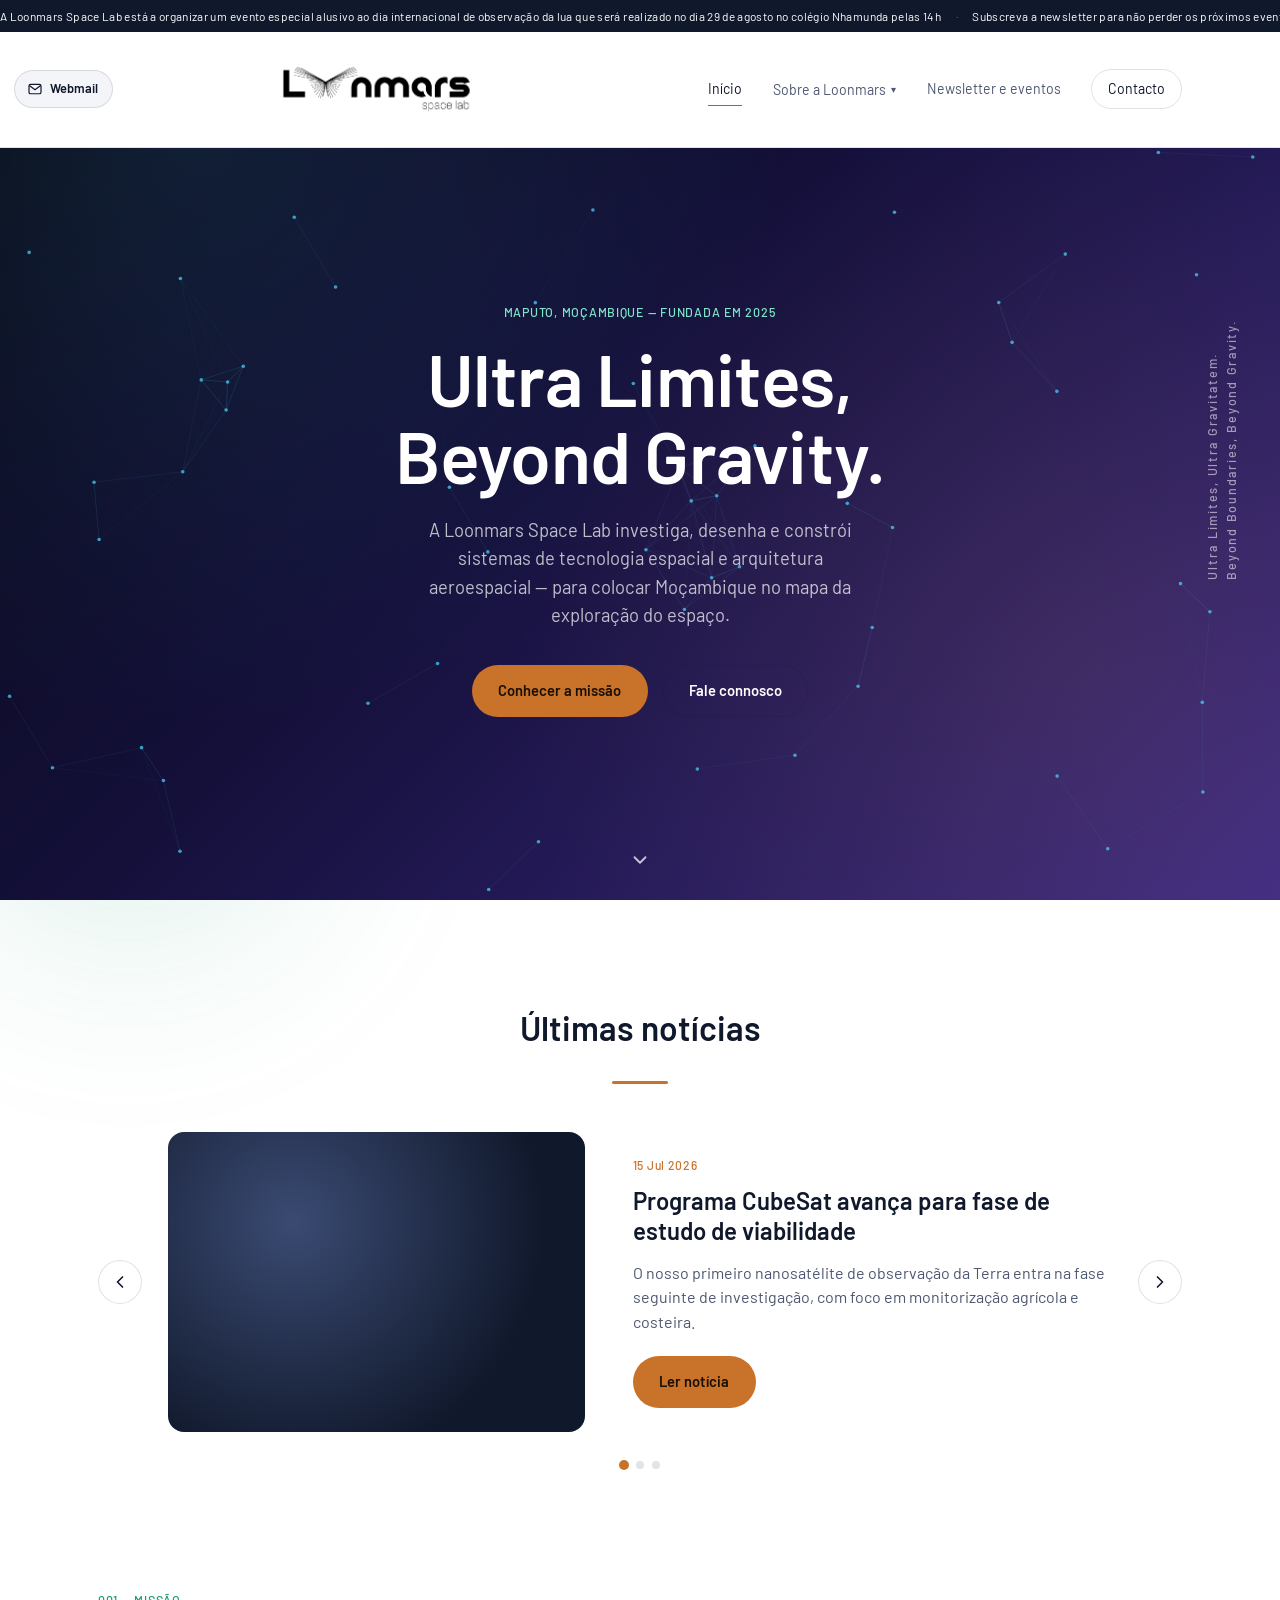
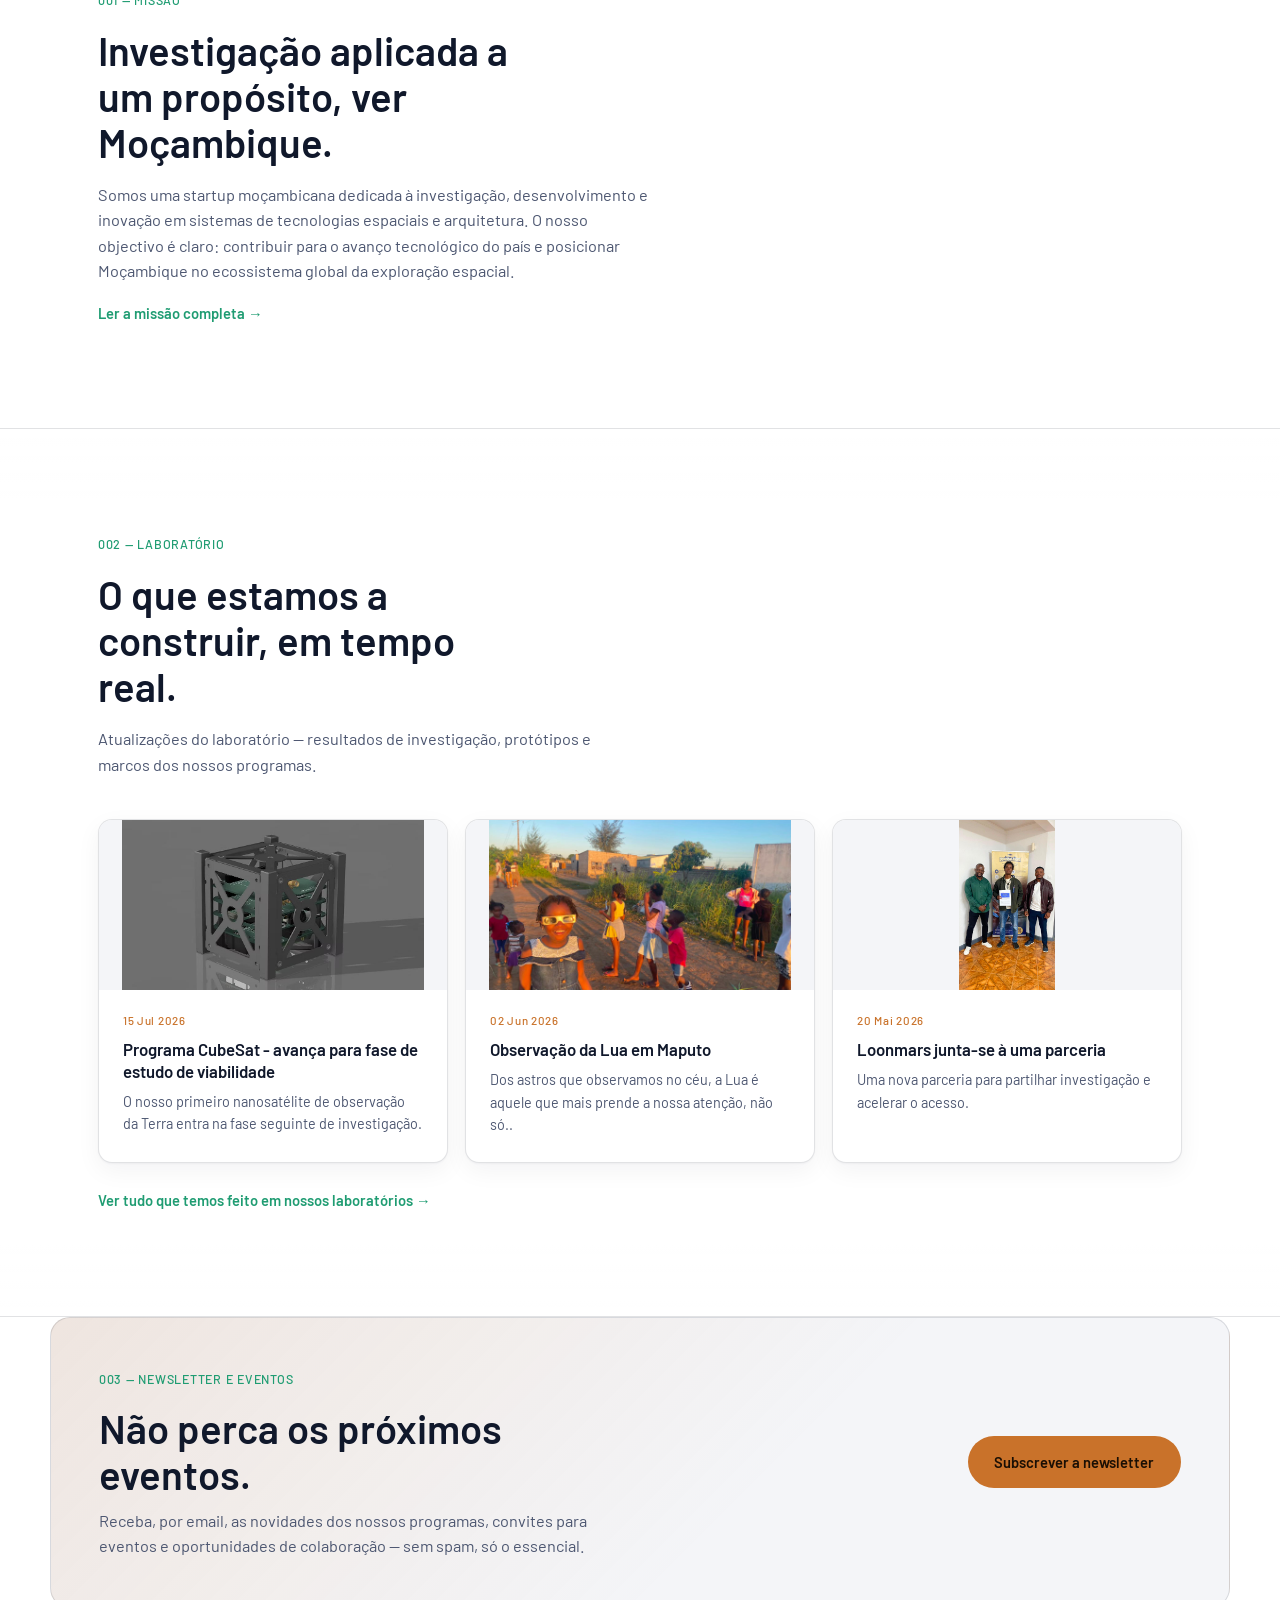
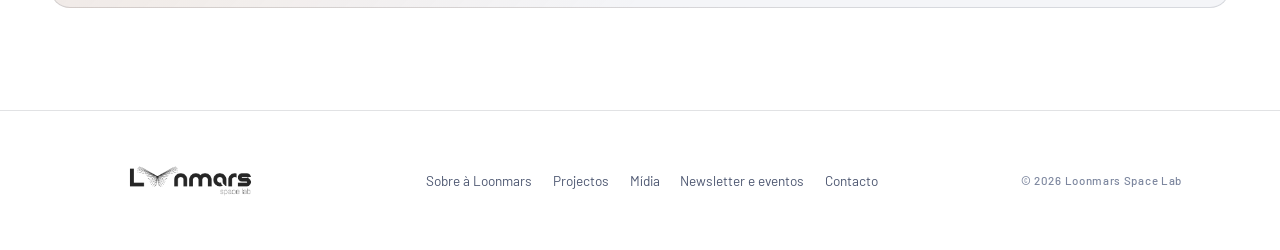
<file: index.html>
<!DOCTYPE html>
<html lang="pt-MZ">
<head>
<meta charset="UTF-8">
<meta name="viewport" content="width=device-width, initial-scale=1.0">
<title>Início — Loonmars Space Lab</title>
<meta name="description" content="Loonmars Space Lab — startup moçambicana de investigação e inovação em sistemas espaciais e arquitetura.">

<link rel="preconnect" href="https://fonts.googleapis.com">
<link rel="preconnect" href="https://fonts.gstatic.com" crossorigin>
<link href="https://fonts.googleapis.com/css2?family=Barlow:wght@400;500;600;700&display=swap" rel="stylesheet">
<link rel="icon" href="icon.png" type="image/png">

<link rel="stylesheet" href="styles.css">
</head>
<body class="has-ticker">

 <div class="announce-ticker" role="marquee" aria-label="Avisos">
  <div class="ticker-track">
    <div class="ticker-content">
      <span>A Loonmars Space Lab está a organizar um evento especial alusivo ao dia internacional de observação da lua que será realizado no dia 29 de agosto no colégio Nhamunda pelas 14h </span>
      <span class="sep">·</span>
      <span>Subscreva a newsletter para não perder os próximos eventos</span>
      <span class="sep">·</span>
      <span>Maputo, Moçambique</span>
      <span class="sep">·</span>
    </div>
    <div class="ticker-content" aria-hidden="true">
      <span>A Loonmars Space Lab está a organizar um evento especial alusivo ao dia internacional de observação da lua que será realizado no dia 29 de agosto no colégio Nhamunda pelas 14h </span>
      <span class="sep">·</span>
      <span>Subscreva a newsletter para não perder os próximos eventos</span>
      <span class="sep">·</span>
      <span>Maputo, Moçambique</span>
      <span class="sep">·</span>
    </div>
  </div>
</div>

<canvas id="starfield" aria-hidden="true"></canvas>

<!-- Decorative ambient glow — purely visual, sits behind all content -->
<div class="bg-aura bg-aura-ochre" aria-hidden="true"></div>
<div class="bg-aura bg-aura-signal" aria-hidden="true"></div>

<header class="site-header" id="siteHeader">
  <a href="https://webmail.loonmarsspacelab.co.mz" class="webmail-btn" aria-label="Aceder ao Webmail" target="_blank" rel="noopener">
    <svg viewBox="0 0 24 24" fill="none" xmlns="http://www.w3.org/2000/svg">
      <rect x="3" y="5" width="18" height="14" rx="2.4" stroke="currentColor" stroke-width="1.8"/>
      <path d="M4 7l8 6 8-6" stroke="currentColor" stroke-width="1.8" stroke-linecap="round" stroke-linejoin="round"/>
    </svg>
    <span>Webmail</span>
  </a>

  <div class="header-inner">
    <div class="header-left">
      <a href="index.html" class="brand">
        <img src="logo.png" alt="Loonmars Space Lab" class="brand-logo">
      </a>
    </div>

    <nav class="main-nav" id="mainNav">
      <a href="index.html" class="active" data-nav>Início</a>

      <div class="nav-dropdown">
        <button type="button" class="nav-dropdown-toggle" aria-haspopup="true" aria-expanded="false">
          Sobre a Loonmars <span class="caret">▾</span>
        </button>
        <div class="nav-dropdown-menu">
          <a href="sobre.html" data-nav>Sobre a Loonmars</a>
          <a href="projectos.html" data-nav>Projectos</a>
          <a href="midia.html" data-nav>Mídia</a>
        </div>
      </div>

      <a href="newsletter.html" data-nav>Newsletter e eventos</a>
      <a href="contacto.html" class="nav-cta" data-nav>Contacto</a>
    </nav>

    <button class="menu-toggle" id="menuToggle" aria-label="Abrir menu" aria-expanded="false" aria-controls="mainNav">
      <span></span><span></span><span></span>
    </button>
  </div>
</header>

<section class="hero hero-dark" id="top">
  <canvas id="heroNetwork" class="hero-network" aria-hidden="true"></canvas>

  <div class="hero-inner hero-inner-centered">
    <p class="eyebrow mono">Maputo, Moçambique — Fundada em 2025</p>
    <h1 class="hero-title">
      Ultra Limites, Beyond Gravity.
    </h1>
    <p class="hero-lede">
      A Loonmars Space Lab investiga, desenha e constrói sistemas de tecnologia espacial e
      arquitetura aeroespacial — para colocar Moçambique no mapa da exploração do espaço.
    </p>
    <div class="hero-actions">
      <a href="sobre.html" class="btn btn-primary">Conhecer a missão</a>
      <a href="contacto.html" class="btn btn-ghost btn-ghost-dark">Fale connosco</a>
    </div>
  </div>

  <span class="hero-vertical-label mono" aria-hidden="true">Ultra Limites, Ultra Gravitatem. <br> Beyond Boundaries, Beyond Gravity.  </span>
   

  <a href="#missao-teaser" class="banner-chevron hero-chevron" aria-label="Descer para o conteúdo">
    <svg width="22" height="22" viewBox="0 0 24 24" fill="none">
      <path d="M6 9l6 6 6-6" stroke="currentColor" stroke-width="2" stroke-linecap="round" stroke-linejoin="round"/>
    </svg>
  </a>
</section>

<main>

<!-- ============ CARROSSEL DE NOTÍCIAS ============ -->
<section class="section news-carousel-section">
  <div class="section-inner">
    <div class="nc-header">
      <h2 class="nc-title">Últimas notícias</h2>
      <span class="nc-underline" aria-hidden="true"></span>
    </div>

    <div class="nc-carousel" id="ncCarousel">
      <button type="button" class="nc-arrow nc-arrow-prev" id="ncPrev" aria-label="Notícia anterior">
        <svg viewBox="0 0 24 24" fill="none"><path d="M15 6l-6 6 6 6" stroke="currentColor" stroke-width="2" stroke-linecap="round" stroke-linejoin="round"/></svg>
      </button>

      <div class="nc-slide-viewport">
        <div class="nc-slide-track" id="ncTrack"></div>
      </div>

      <button type="button" class="nc-arrow nc-arrow-next" id="ncNext" aria-label="Próxima notícia">
        <svg viewBox="0 0 24 24" fill="none"><path d="M9 6l6 6-6 6" stroke="currentColor" stroke-width="2" stroke-linecap="round" stroke-linejoin="round"/></svg>
      </button>
    </div>

    <div class="dot-nav nc-dots" id="ncDots" role="tablist" aria-label="Escolher notícia"></div>
  </div>
</section>

<section class="section" id="missao-teaser">
  <div class="section-inner grid-2">
    <div class="reveal">
      <p class="eyebrow mono">001 — Missão</p>
      <h2 class="section-title">
        Investigação  aplicada a um propósito, ver Moçambique.
      </h2>
      <p class="body-text">
        Somos uma startup moçambicana dedicada à investigação, desenvolvimento e inovação em
        sistemas de tecnologias espaciais e arquitetura. O nosso objectivo é claro: contribuir
        para o avanço tecnológico do país e posicionar Moçambique no ecossistema global da
        exploração espacial.
      </p>
      <a href="sobre.html" class="link-arrow">Ler a missão completa →</a>
    </div>
 
  </div>
</section>

<section class="section section-alt">
  <div class="section-inner">
    <p class="eyebrow mono">002 — Laboratório</p>
    <h2 class="section-title"> O que estamos a construir, em tempo real.</h2>
    <p class="body-text max-60">
      Atualizações do laboratório — resultados de investigação, protótipos e marcos dos
      nossos programas.
    </p>

    <!-- PLACEHOLDER: substitua a imagem de fundo (background-image inline) e o texto
         de cada .news-card pelas suas notícias e fotos. -->

    <div class="news-grid reveal">
      <a class="news-card" href="midia.html">
        <div class="news-photo news-photo-1" role="img" aria-label="Equipa Loonmars em laboratório"></div>
        <div class="news-body">
          <span class="news-date mono">15 Jul 2026</span>
          <h3> Programa CubeSat - avança para fase de estudo de viabilidade</h3>
          <p>O nosso primeiro nanosatélite de observação da Terra entra na fase seguinte de investigação.</p>
        </div>
      </a>
      <a class="news-card" href="midia.html">
        <div class="news-photo news-photo-2" role="img" aria-label="Protótipo de estação terrestre"></div>
        <div class="news-body">
          <span class="news-date mono">02 Jun 2026</span>
          <h3>Observação da Lua em Maputo</h3>
          <p>Dos astros que observamos no céu, a Lua é aquele que mais prende a nossa atenção, não só..</p>
        </div>
      </a>
      <a class="news-card" href="midia.html">
        <div class="news-photo news-photo-3" role="img" aria-label="Loonmars em conferência espacial"></div>
        <div class="news-body">
          <span class="news-date mono">20 Mai 2026</span>
          <h3>Loonmars junta-se à uma parceria</h3>
          <p>Uma nova parceria para partilhar investigação e acelerar o acesso.</p>
        </div>
      </a>
    </div>

    <a href="newsletter.html" class="link-arrow">Ver tudo que temos feito em nossos laboratórios →</a>
  </div>
</section>

<section class="section newsletter-band">
  <div class="section-inner newsletter-inner reveal">
    <div>
      <p class="eyebrow mono">003 — Newsletter e eventos</p>
      <h2 class="section-title">Não perca os próximos eventos.</h2>
      <p class="body-text max-60">
        Receba, por email, as novidades dos nossos programas, convites para eventos e
        oportunidades de colaboração — sem spam, só o essencial.
      </p>
    </div>
    <a href="newsletter.html" class="btn btn-primary">Subscrever a newsletter</a>
  </div>
</section>



</main>

<footer class="site-footer">
  <div class="footer-inner">
    <div class="footer-brand">
      <img src="logo.png" alt="Loonmars Space Lab" class="footer-logo">
    </div>
    <nav class="footer-nav">
      <a href="sobre.html">Sobre à Loonmars</a>
      <a href="projectos.html">Projectos</a>
      <a href="midia.html">Mídia</a>
      <a href="newsletter.html">Newsletter e eventos</a>
      <a href="contacto.html">Contacto</a>
    </nav>
    <p class="footer-copy mono">© <span id="year"></span> Loonmars Space Lab</p>
  </div>
</footer>

<script src="script.js"></script>
</body>
</html>
</file>
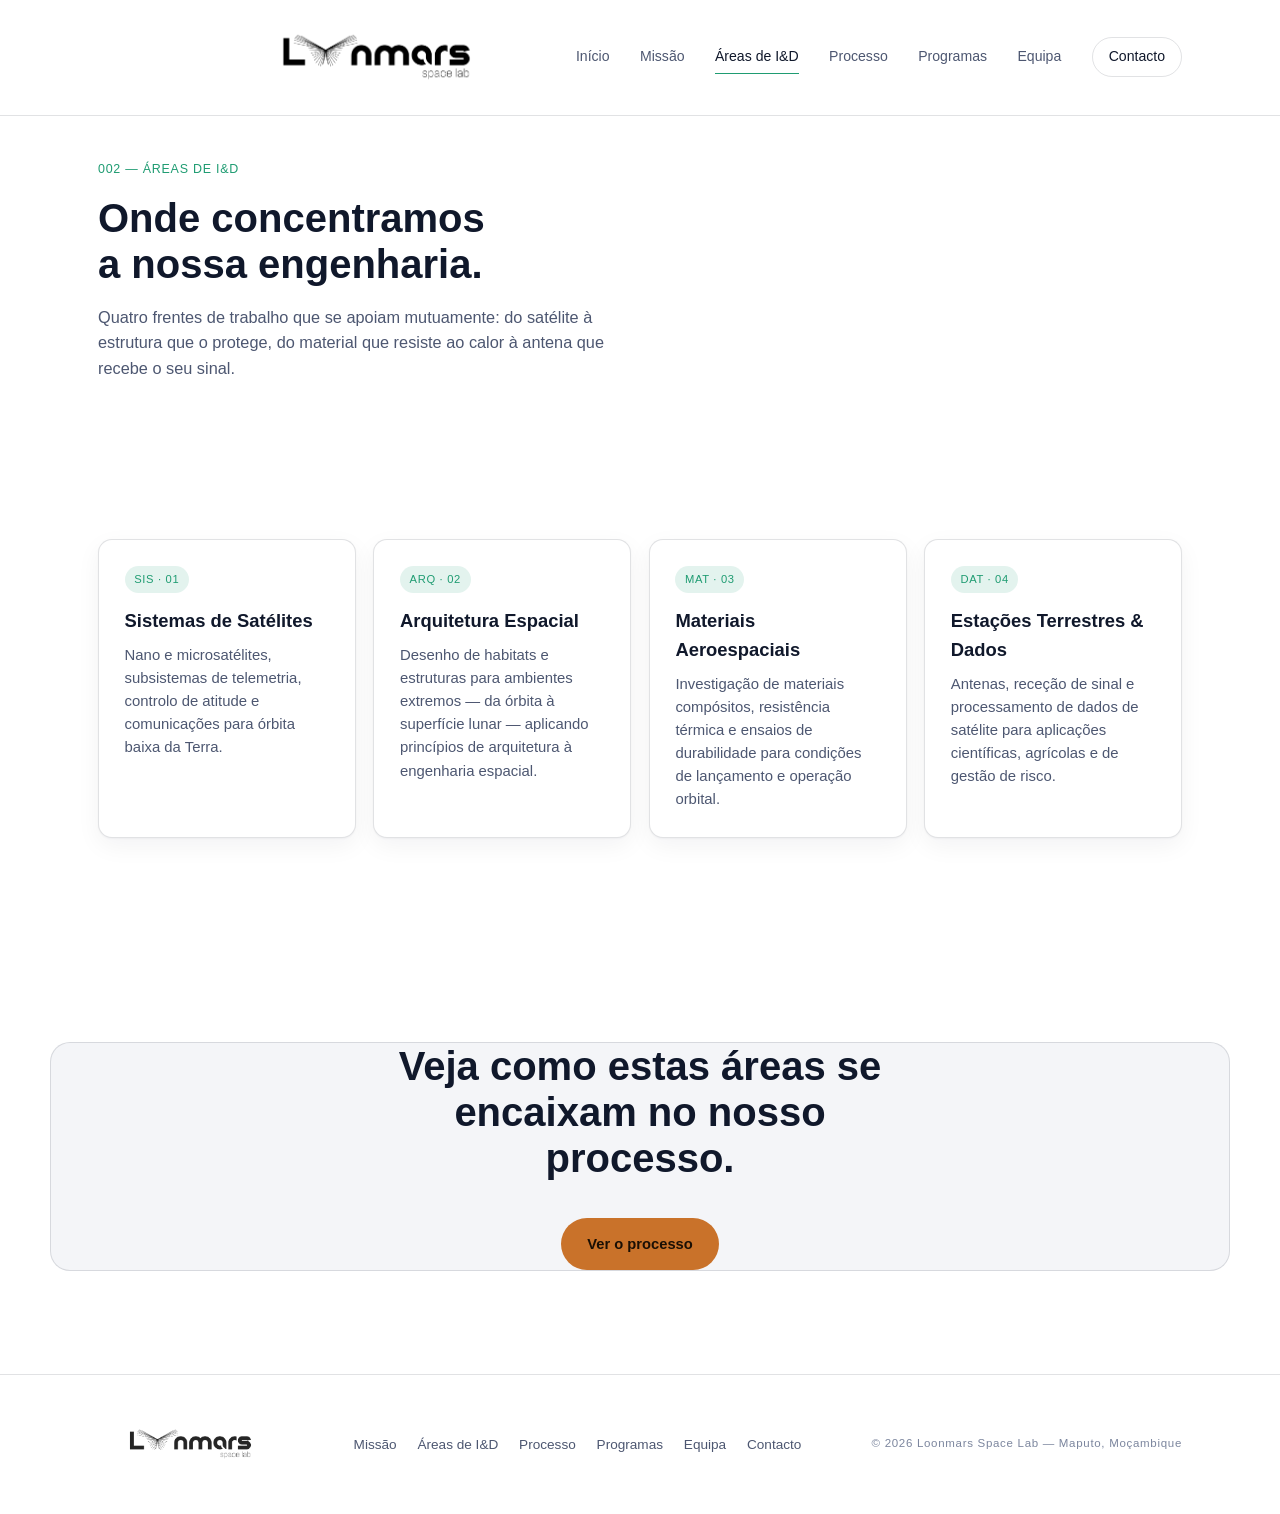
<file: areas.html>
<!DOCTYPE html>
<html lang="pt-MZ">
<head>
<meta charset="UTF-8">
<meta name="viewport" content="width=device-width, initial-scale=1.0">
<title>Áreas de I&D — Loonmars Space Lab</title>
<meta name="description" content="As quatro áreas de investigação e desenvolvimento da Loonmars Space Lab.">

<link rel="preconnect" href="https://fonts.googleapis.com">
<link rel="preconnect" href="https://fonts.gstatic.com" crossorigin>
<link href="https://fonts.googleapis.com/css2?family=Space+Grotesk:wght@400;500;600;700&display=swap" rel="stylesheet">
<link rel="icon" href="logo.png" type="image/png">

<link rel="stylesheet" href="styles.css">
</head>
<body>

<canvas id="starfield" aria-hidden="true"></canvas>

<header class="site-header" id="siteHeader">
  <div class="header-inner">
    <a href="index.html" class="brand">
      <img src="logo.png" alt="Loonmars Space Lab" class="brand-logo">
    </a>

    <nav class="main-nav" id="mainNav">
      <a href="index.html" data-nav>Início</a>
      <a href="missao.html" data-nav>Missão</a>
      <a href="areas.html" class="active" data-nav>Áreas de I&D</a>
      <a href="processo.html" data-nav>Processo</a>
      <a href="programas.html" data-nav>Programas</a>
      <a href="equipa.html" data-nav>Equipa</a>
      <a href="contacto.html" class="nav-cta" data-nav>Contacto</a>
    </nav>

    <button class="menu-toggle" id="menuToggle" aria-label="Abrir menu" aria-expanded="false" aria-controls="mainNav">
      <span></span><span></span><span></span>
    </button>
  </div>
</header>

<section class="page-header">
  <div class="section-inner">
    <p class="eyebrow mono">002 — Áreas de I&amp;D</p>
    <h1 class="section-title big-title reveal in-view">Onde concentramos a nossa engenharia.</h1>
    <p class="body-text max-60 reveal in-view">Quatro frentes de trabalho que se apoiam mutuamente: do satélite à estrutura que o protege, do material que resiste ao calor à antena que recebe o seu sinal.</p>
  </div>
</section>

<main>
<section class="section">
  <div class="section-inner">
    <div class="card-grid reveal">
      <article class="area-card">
        <span class="area-tag mono">SIS · 01</span>
        <h3>Sistemas de Satélites</h3>
        <p>Nano e microsatélites, subsistemas de telemetria, controlo de atitude e
        comunicações para órbita baixa da Terra.</p>
      </article>

      <article class="area-card">
        <span class="area-tag mono">ARQ · 02</span>
        <h3>Arquitetura Espacial</h3>
        <p>Desenho de habitats e estruturas para ambientes extremos — da órbita à
        superfície lunar — aplicando princípios de arquitetura à engenharia espacial.</p>
      </article>

      <article class="area-card">
        <span class="area-tag mono">MAT · 03</span>
        <h3>Materiais Aeroespaciais</h3>
        <p>Investigação de materiais compósitos, resistência térmica e ensaios de
        durabilidade para condições de lançamento e operação orbital.</p>
      </article>

      <article class="area-card">
        <span class="area-tag mono">DAT · 04</span>
        <h3>Estações Terrestres &amp; Dados</h3>
        <p>Antenas, receção de sinal e processamento de dados de satélite para
        aplicações científicas, agrícolas e de gestão de risco.</p>
      </article>
    </div>
  </div>
</section>

<section class="section cta-band">
  <div class="section-inner cta-inner reveal">
    <h2 class="section-title">Veja como estas áreas se encaixam no nosso processo.</h2>
    <a href="processo.html" class="btn btn-primary">Ver o processo</a>
  </div>
</section>
</main>

<footer class="site-footer">
  <div class="footer-inner">
    <div class="footer-brand">
      <img src="logo.png" alt="Loonmars Space Lab" class="footer-logo">
    </div>
    <nav class="footer-nav">
      <a href="missao.html">Missão</a>
      <a href="areas.html">Áreas de I&amp;D</a>
      <a href="processo.html">Processo</a>
      <a href="programas.html">Programas</a>
      <a href="equipa.html">Equipa</a>
      <a href="contacto.html">Contacto</a>
    </nav>
    <p class="footer-copy mono">© <span id="year"></span> Loonmars Space Lab — Maputo, Moçambique</p>
  </div>
</footer>

<script src="script.js"></script>
</body>
</html>
</file>
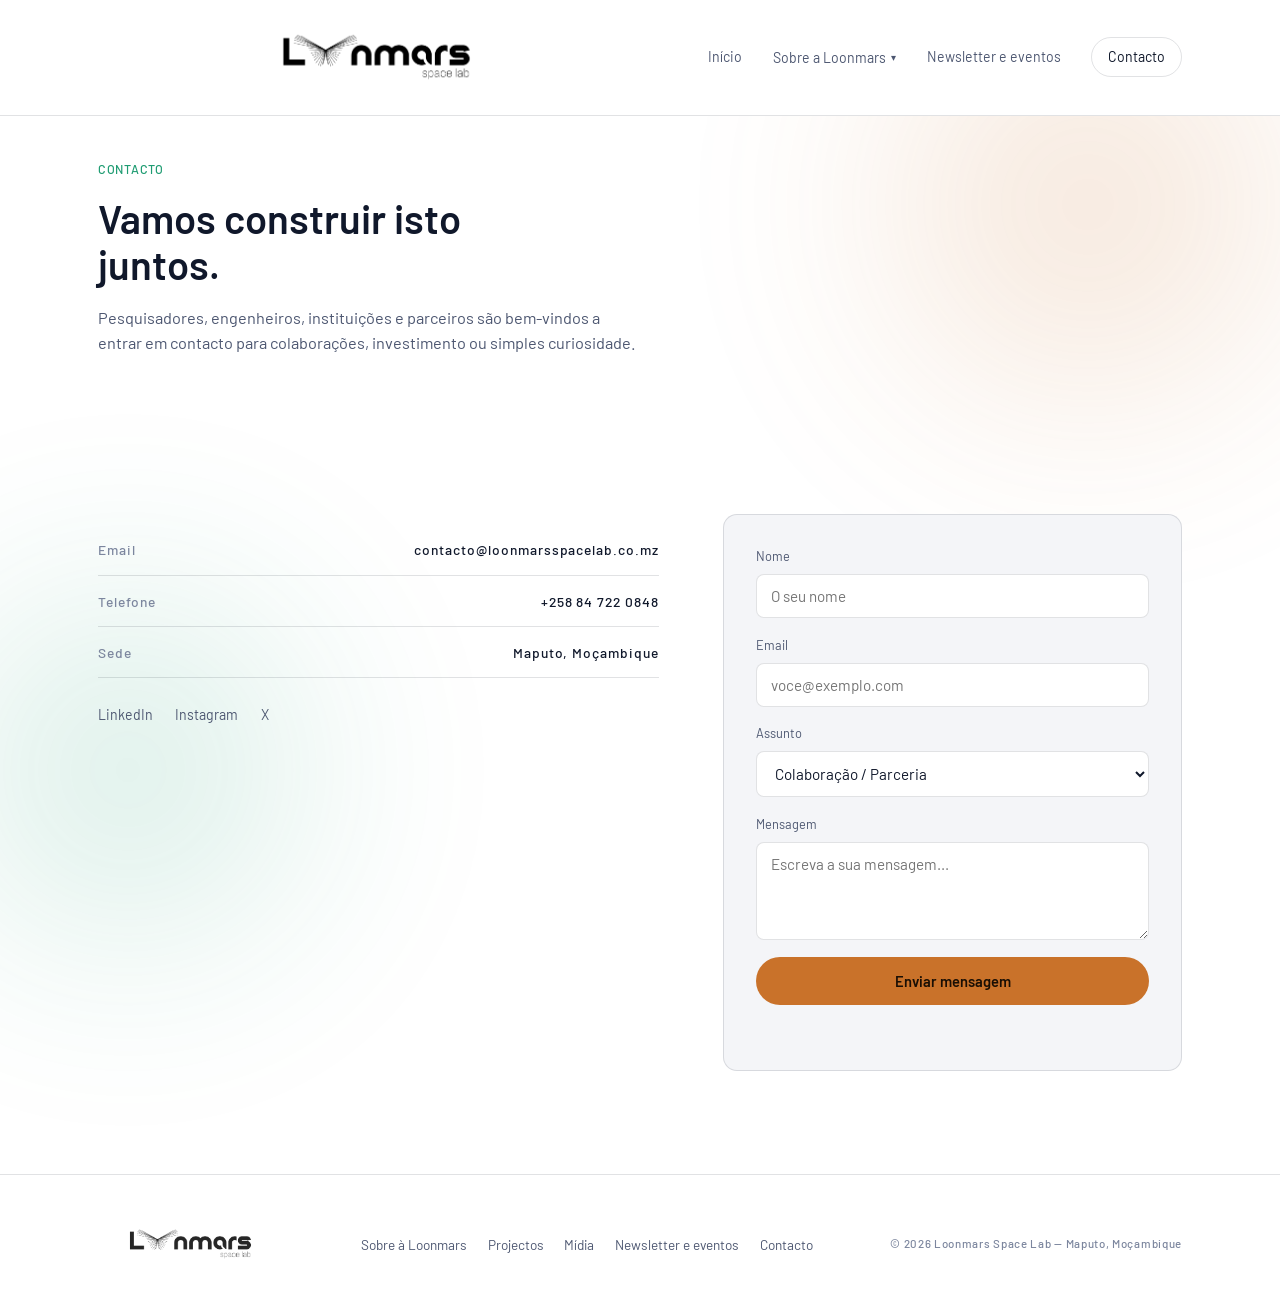
<file: contacto.html>
<!DOCTYPE html>
<html lang="pt-MZ">
<head>
<meta charset="UTF-8">
<meta name="viewport" content="width=device-width, initial-scale=1.0">
<title>Contacto — Loonmars Space Lab</title>
<meta name="description" content="Contacte a Loonmars Space Lab para colaborações, investimento ou parcerias.">

<link rel="preconnect" href="https://fonts.googleapis.com">
<link rel="preconnect" href="https://fonts.gstatic.com" crossorigin>
<link href="https://fonts.googleapis.com/css2?family=Barlow:wght@400;500;600;700&display=swap" rel="stylesheet">
<link rel="icon" href="logo.png" type="image/png">

<link rel="stylesheet" href="styles.css">
</head>
<body>

<canvas id="starfield" aria-hidden="true"></canvas>
<div class="bg-aura bg-aura-ochre" aria-hidden="true"></div>
<div class="bg-aura bg-aura-signal" aria-hidden="true"></div>

<header class="site-header" id="siteHeader">
  <div class="header-inner">
    <a href="index.html" class="brand">
      <img src="logo.png" alt="Loonmars Space Lab" class="brand-logo">
    </a>

    <nav class="main-nav" id="mainNav">
      <a href="index.html" data-nav>Início</a>

      <div class="nav-dropdown">
        <button type="button" class="nav-dropdown-toggle" aria-haspopup="true" aria-expanded="false">
          Sobre a Loonmars <span class="caret">▾</span>
        </button>
        <div class="nav-dropdown-menu">
          <a href="sobre.html" data-nav>Sobre a Loonmars</a>
          <a href="projectos.html" data-nav>Projectos</a>
          <a href="midia.html" data-nav>Mídia</a>
        </div>
      </div>

      <a href="newsletter.html" data-nav>Newsletter e eventos</a>
      <a href="contacto.html" class="nav-cta active" data-nav>Contacto</a>
    </nav>

    <button class="menu-toggle" id="menuToggle" aria-label="Abrir menu" aria-expanded="false" aria-controls="mainNav">
      <span></span><span></span><span></span>
    </button>
  </div>
</header>

<section class="page-header">
  <div class="section-inner">
    <p class="eyebrow mono">Contacto</p>
    <h1 class="section-title big-title reveal in-view">Vamos construir isto juntos.</h1>
    <p class="body-text max-60 reveal in-view">Pesquisadores, engenheiros, instituições e parceiros são bem-vindos a entrar em contacto para colaborações, investimento ou simples curiosidade.</p>
  </div>
</section>

<main>
<section class="section">
  <div class="section-inner grid-2">
    <div class="reveal">
      <ul class="contact-list mono">
        <li><span>Email</span><a href="mailto:contacto@loonmarsspacelab.co.mz">contacto@loonmarsspacelab.co.mz</a></li>
        <li><span>Telefone</span><a href="tel:+258847220848">+258 84 722 0848</a></li>
        <li><span>Sede</span><span>Maputo, Moçambique</span></li>
      </ul>

      <div class="social-row">
        <a href="https://www.linkedin.com/company/loonmarsspacelab" aria-label="LinkedIn">LinkedIn</a>
        <a href="https://www.instagram.com/loonmarsspacelab" aria-label="Instagram">Instagram</a>
        <a href="https://twitter.com/loonmarsspacelab" aria-label="X / Twitter">X</a>
      </div>
    </div>

    <form class="contact-form reveal" id="contactForm" novalidate>
      <div class="form-row">
        <label for="name">Nome</label>
        <input type="text" id="name" name="name" required autocomplete="name" placeholder="O seu nome">
      </div>
      <div class="form-row">
        <label for="email">Email</label>
        <input type="email" id="email" name="email" required autocomplete="email" placeholder="voce@exemplo.com">
      </div>
      <div class="form-row">
        <label for="subject">Assunto</label>
        <select id="subject" name="subject">
          <option value="colaboracao">Colaboração / Parceria</option>
          <option value="investimento">Investimento</option>
          <option value="imprensa">Imprensa</option>
          <option value="outro">Outro</option>
        </select>
      </div>
      <div class="form-row">
        <label for="message">Mensagem</label>
        <textarea id="message" name="message" rows="4" required placeholder="Escreva a sua mensagem..."></textarea>
      </div>
      <button type="submit" class="btn btn-primary btn-full">Enviar mensagem</button>
      <p class="form-status" id="formStatus" role="status" aria-live="polite"></p>
    </form>
  </div>
</section>
</main>

<footer class="site-footer">
  <div class="footer-inner">
    <div class="footer-brand">
      <img src="logo.png" alt="Loonmars Space Lab" class="footer-logo">
    </div>
    <nav class="footer-nav">
      <a href="sobre.html">Sobre à Loonmars</a>
      <a href="projectos.html">Projectos</a>
      <a href="midia.html">Mídia</a>
      <a href="newsletter.html">Newsletter e eventos</a>
      <a href="contacto.html">Contacto</a>
    </nav>
    <p class="footer-copy mono">© <span id="year"></span> Loonmars Space Lab — Maputo, Moçambique</p>
  </div>
</footer>

<script src="script.js"></script>
</body>
</html>
</file>
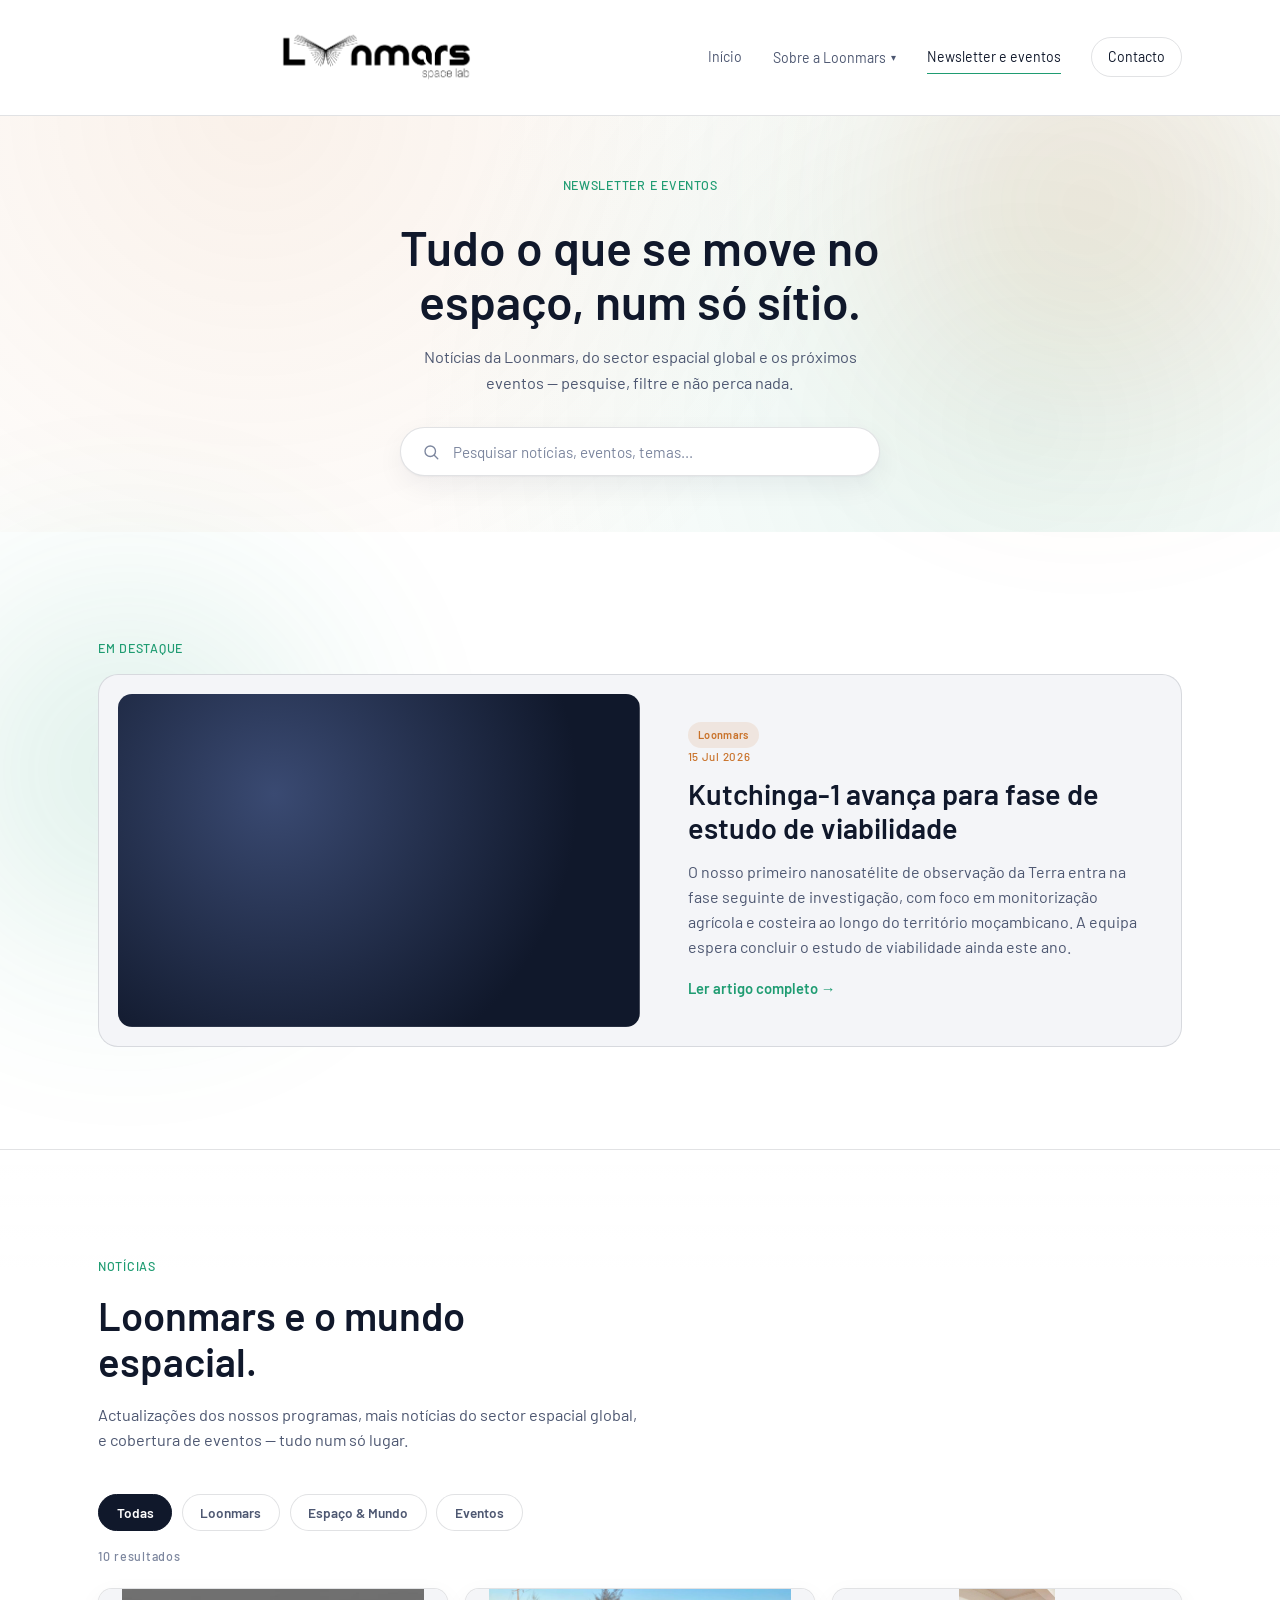
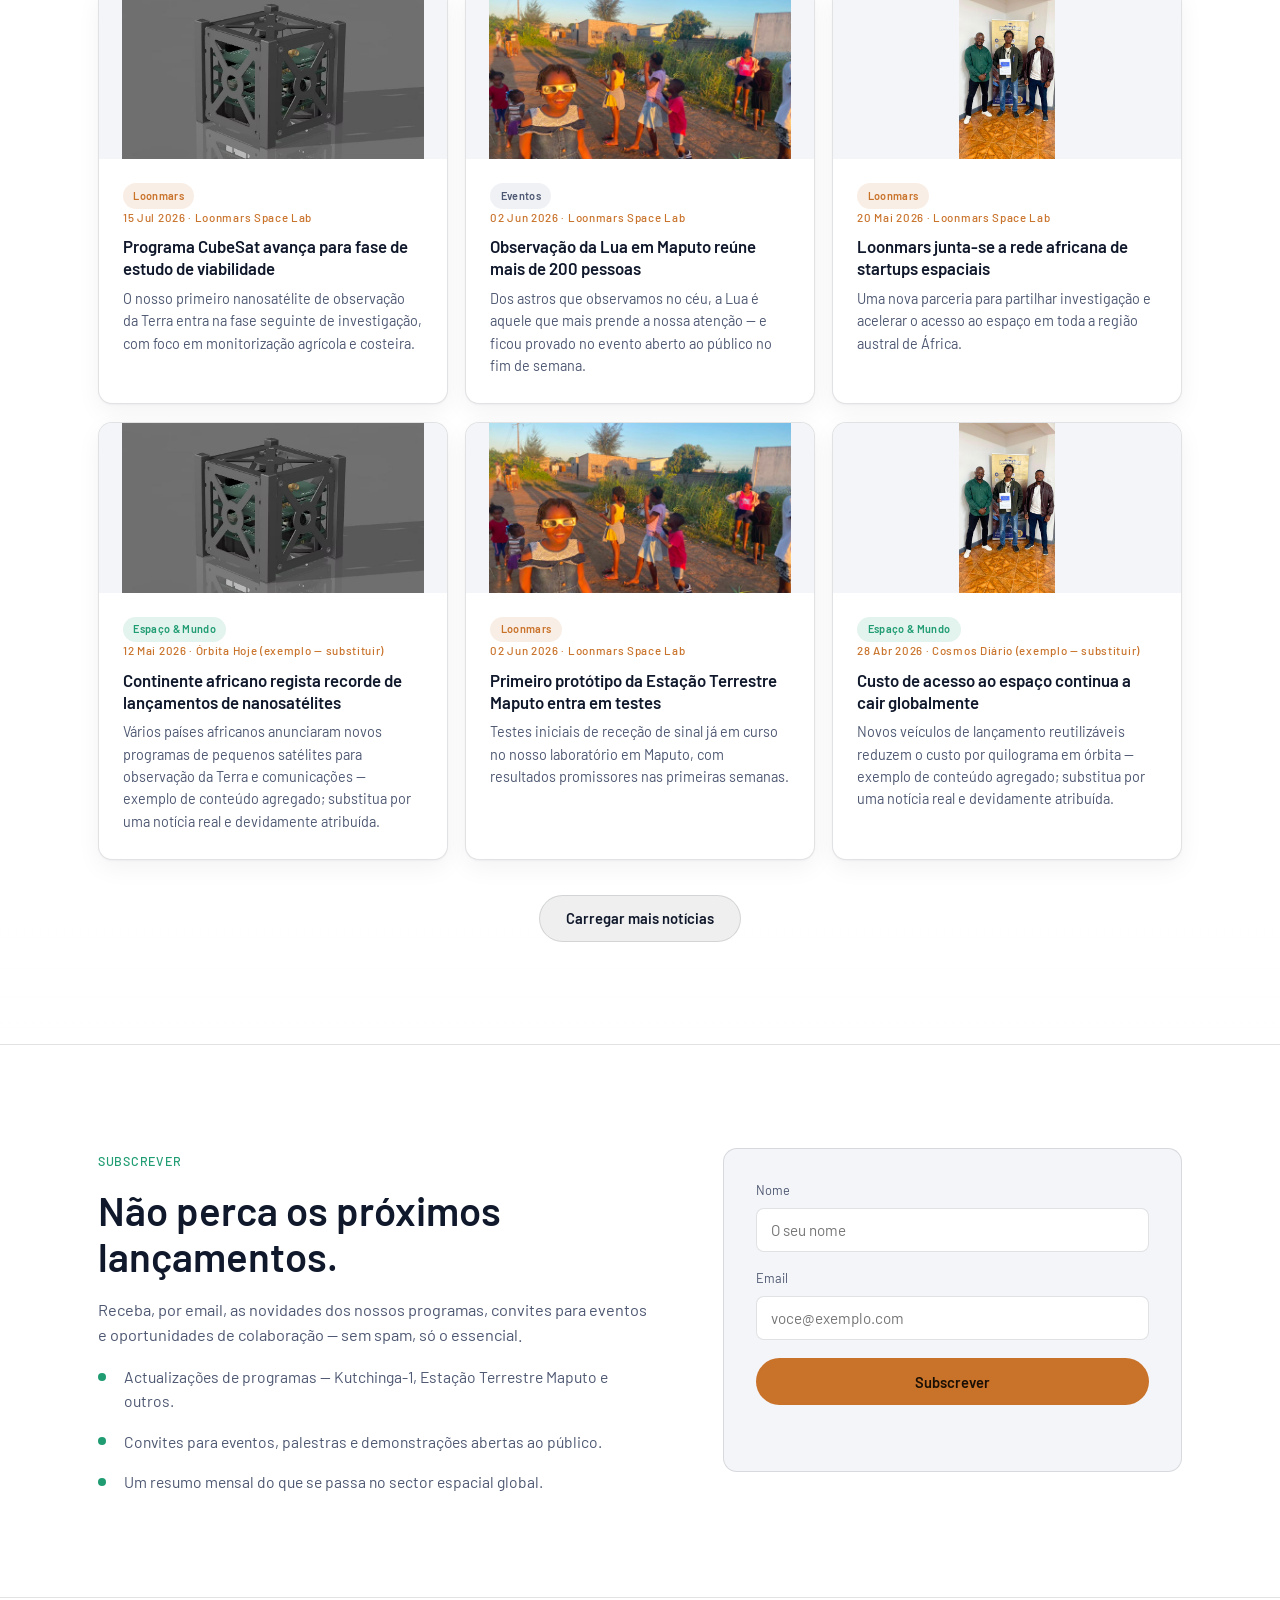
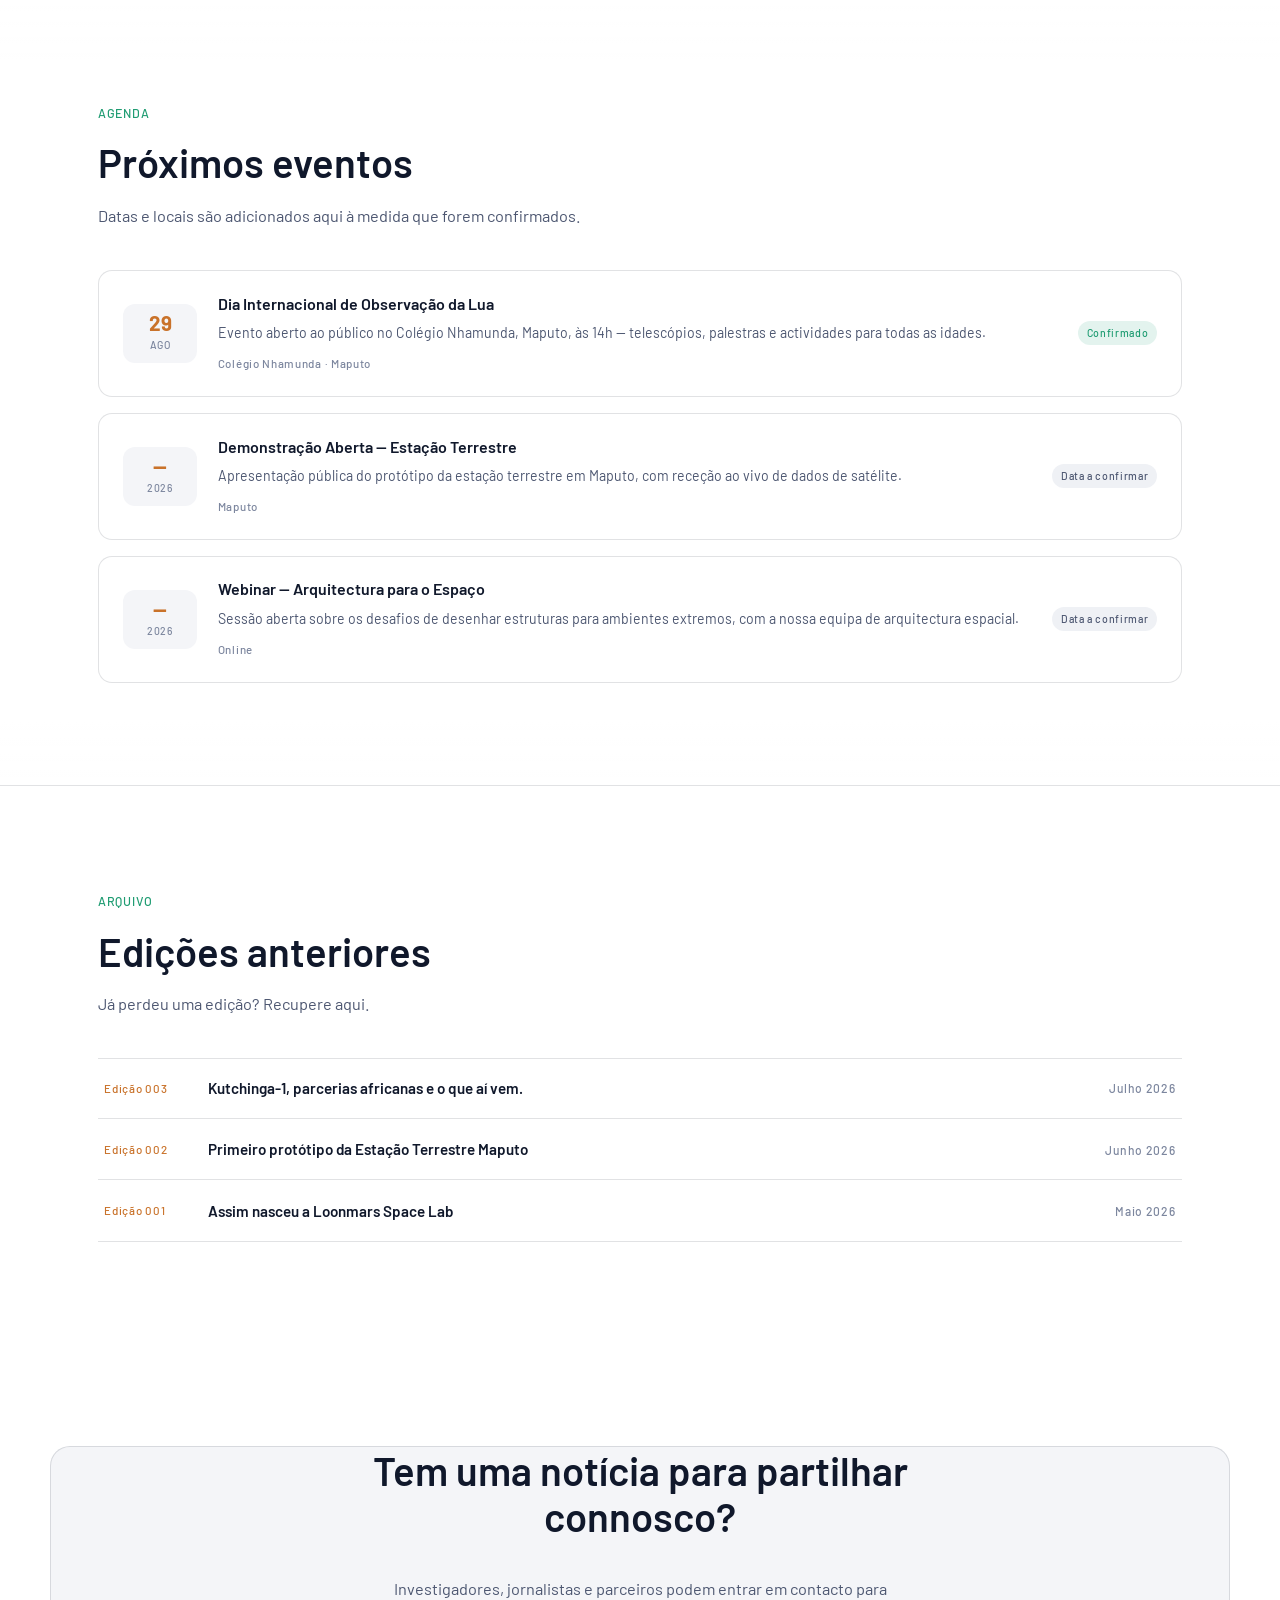
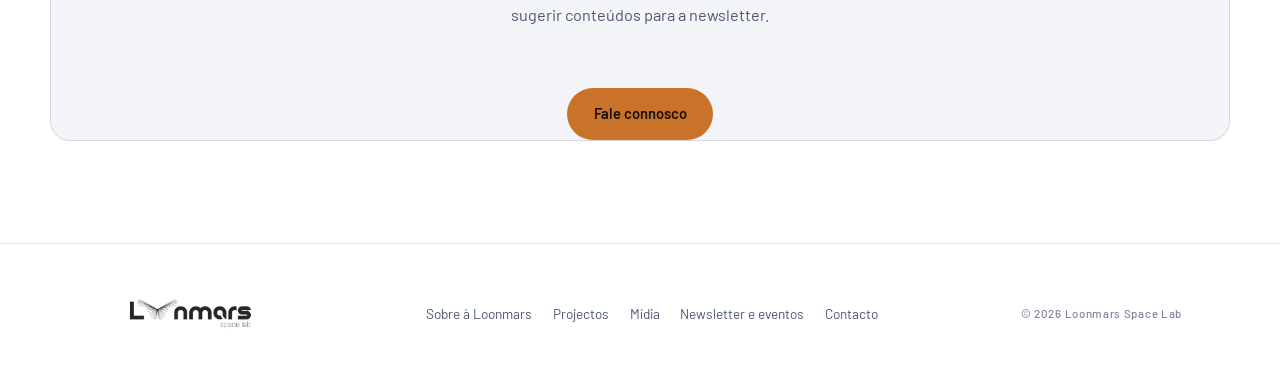
<file: newsletter.html>
<!DOCTYPE html>
<html lang="pt-MZ">
<head>
<meta charset="UTF-8">
<meta name="viewport" content="width=device-width, initial-scale=1.0">
<title>Newsletter e Eventos — Loonmars Space Lab</title>
<meta name="description" content="Notícias da Loonmars Space Lab, novidades do sector espacial, eventos e arquivo da newsletter.">

<link rel="preconnect" href="https://fonts.googleapis.com">
<link rel="preconnect" href="https://fonts.gstatic.com" crossorigin>
<link href="https://fonts.googleapis.com/css2?family=Barlow:wght@400;500;600;700&display=swap" rel="stylesheet">
<link rel="icon" href="logo.png" type="image/png">

<link rel="stylesheet" href="styles.css">
</head>
<body>

<canvas id="starfield" aria-hidden="true"></canvas>
<div class="bg-aura bg-aura-ochre" aria-hidden="true"></div>
<div class="bg-aura bg-aura-signal" aria-hidden="true"></div>

<header class="site-header" id="siteHeader">
  <div class="header-inner">
    <div class="header-left">
      <a href="index.html" class="brand">
        <img src="logo.png" alt="Loonmars Space Lab" class="brand-logo">
      </a>
    </div>

    <nav class="main-nav" id="mainNav">
      <a href="index.html" data-nav>Início</a>

      <div class="nav-dropdown">
        <button type="button" class="nav-dropdown-toggle" aria-haspopup="true" aria-expanded="false">
          Sobre a Loonmars <span class="caret">▾</span>
        </button>
        <div class="nav-dropdown-menu">
          <a href="sobre.html" data-nav>Sobre a Loonmars</a>
          <a href="projectos.html" data-nav>Projectos</a>
          <a href="midia.html" data-nav>Mídia</a>
        </div>
      </div>

      <a href="newsletter.html" class="active" data-nav>Newsletter e eventos</a>
      <a href="contacto.html" class="nav-cta" data-nav>Contacto</a>
    </nav>

    <button class="menu-toggle" id="menuToggle" aria-label="Abrir menu" aria-expanded="false" aria-controls="mainNav">
      <span></span><span></span><span></span>
    </button>
  </div>
</header>

<!-- ============ BANNER + PESQUISA ============ -->
<section class="nl-banner">
  <div class="section-inner nl-banner-inner">
    <p class="eyebrow mono">Newsletter e Eventos</p>
    <h1 class="nl-banner-title">Tudo o que se move no espaço, num só sítio.</h1>
    <p class="body-text nl-banner-lede">
      Notícias da Loonmars, do sector espacial global e os próximos eventos — pesquise,
      filtre e não perca nada.
    </p>

    <div class="nl-search">
      <svg viewBox="0 0 24 24" fill="none" aria-hidden="true">
        <circle cx="11" cy="11" r="7" stroke="currentColor" stroke-width="1.8"/>
        <path d="M21 21l-4.3-4.3" stroke="currentColor" stroke-width="1.8" stroke-linecap="round"/>
      </svg>
      <input type="search" id="newsSearch" placeholder="Pesquisar notícias, eventos, temas...">
    </div>
  </div>
</section>

<main>

<!-- ============ ARTIGO EM DESTAQUE ============ -->
<section class="section" id="destaque">
  <div class="section-inner">
    <p class="eyebrow mono">Em destaque</p>
    <article class="featured-article reveal">
      <div class="featured-photo" role="img" aria-label="Kutchinga-1 em fase de estudo de viabilidade"></div>
      <div class="featured-body">
        <span class="tag-badge tag-loonmars">Loonmars</span>
        <span class="news-date mono">15 Jul 2026</span>
        <h2>Kutchinga-1 avança para fase de estudo de viabilidade</h2>
        <p>
          O nosso primeiro nanosatélite de observação da Terra entra na fase seguinte de
          investigação, com foco em monitorização agrícola e costeira ao longo do
          território moçambicano. A equipa espera concluir o estudo de viabilidade
          ainda este ano.
        </p>
        <a href="#" class="link-arrow">Ler artigo completo →</a>
      </div>
    </article>
  </div>
</section>

<!-- ============ FILTROS + GRELHA DE NOTÍCIAS ============ -->
<section class="section section-alt" id="noticias">
  <div class="section-inner">
    <p class="eyebrow mono">Notícias</p>
    <h2 class="section-title">Loonmars e o mundo espacial.</h2>
    <p class="body-text max-60">
      Actualizações dos nossos programas, mais notícias do sector espacial global, e
      cobertura de eventos — tudo num só lugar.
    </p>

    <div class="filter-tabs" id="filterTabs">
      <button type="button" class="filter-tab active" data-filter="todas">Todas</button>
      <button type="button" class="filter-tab" data-filter="loonmars">Loonmars</button>
      <button type="button" class="filter-tab" data-filter="espaco">Espaço &amp; Mundo</button>
      <button type="button" class="filter-tab" data-filter="eventos">Eventos</button>
    </div>

    <p class="nl-results-count mono" id="resultsCount"></p>

    <div class="news-grid nl-news-grid" id="newsGrid"></div>

    <p class="nl-empty" id="emptyState" hidden>Nenhum resultado encontrado. Tente outra pesquisa.</p>

    <div class="nl-load-more-wrap">
      <button type="button" class="btn btn-ghost" id="loadMoreBtn">Carregar mais notícias</button>
    </div>
  </div>
</section>

<!-- ============ NEWSLETTER SIGNUP ============ -->
<section class="section">
  <div class="section-inner grid-2">
    <div class="reveal">
      <p class="eyebrow mono">Subscrever</p>
      <h2 class="section-title">Não perca os próximos lançamentos.</h2>
      <p class="body-text">
        Receba, por email, as novidades dos nossos programas, convites para eventos e
        oportunidades de colaboração — sem spam, só o essencial.
      </p>
      <ul class="perk-list">
        <li>Actualizações de programas — Kutchinga-1, Estação Terrestre Maputo e outros.</li>
        <li>Convites para eventos, palestras e demonstrações abertas ao público.</li>
        <li>Um resumo mensal do que se passa no sector espacial global.</li>
      </ul>
    </div>

    <form class="contact-form reveal" id="newsletterForm" novalidate>
      <div class="form-row">
        <label for="nl-name">Nome</label>
        <input type="text" id="nl-name" name="name" required autocomplete="name" placeholder="O seu nome">
      </div>
      <div class="form-row">
        <label for="nl-email">Email</label>
        <input type="email" id="nl-email" name="email" required autocomplete="email" placeholder="voce@exemplo.com">
      </div>
      <button type="submit" class="btn btn-primary btn-full">Subscrever</button>
      <p class="form-status" id="newsletterStatus" role="status" aria-live="polite"></p>
    </form>
  </div>
</section>

<!-- ============ PRÓXIMOS EVENTOS ============ -->
<section class="section section-alt" id="eventos">
  <div class="section-inner">
    <p class="eyebrow mono">Agenda</p>
    <h2 class="section-title">Próximos eventos</h2>
    <p class="body-text max-60">
      Datas e locais são adicionados aqui à medida que forem confirmados.
    </p>

    <div class="event-timeline reveal">
      <article class="event-row">
        <div class="event-date-badge">
          <span class="event-day">29</span>
          <span class="event-month mono">AGO</span>
        </div>
        <div class="event-info">
          <h3>Dia Internacional de Observação da Lua</h3>
          <p>Evento aberto ao público no Colégio Nhamunda, Maputo, às 14h — telescópios, palestras e actividades para todas as idades.</p>
          <span class="event-meta mono">Colégio Nhamunda · Maputo</span>
        </div>
        <span class="status-tag status-research mono">Confirmado</span>
      </article>

      <article class="event-row">
        <div class="event-date-badge">
          <span class="event-day">—</span>
          <span class="event-month mono">2026</span>
        </div>
        <div class="event-info">
          <h3>Demonstração Aberta — Estação Terrestre</h3>
          <p>Apresentação pública do protótipo da estação terrestre em Maputo, com receção ao vivo de dados de satélite.</p>
          <span class="event-meta mono">Maputo</span>
        </div>
        <span class="status-tag status-concept mono">Data a confirmar</span>
      </article>

      <article class="event-row">
        <div class="event-date-badge">
          <span class="event-day">—</span>
          <span class="event-month mono">2026</span>
        </div>
        <div class="event-info">
          <h3>Webinar — Arquitectura para o Espaço</h3>
          <p>Sessão aberta sobre os desafios de desenhar estruturas para ambientes extremos, com a nossa equipa de arquitectura espacial.</p>
          <span class="event-meta mono">Online</span>
        </div>
        <span class="status-tag status-concept mono">Data a confirmar</span>
      </article>
    </div>
  </div>
</section>

<!-- ============ ARQUIVO DA NEWSLETTER ============ -->
<section class="section" id="arquivo">
  <div class="section-inner">
    <p class="eyebrow mono">Arquivo</p>
    <h2 class="section-title">Edições anteriores</h2>
    <p class="body-text max-60">
      Já perdeu uma edição? Recupere aqui.
    </p>

    <div class="archive-list reveal">
      <a href="#" class="archive-row">
        <span class="archive-issue mono">Edição 003</span>
        <span class="archive-title">Kutchinga-1, parcerias africanas e o que aí vem.</span>
        <span class="archive-date mono">Julho 2026</span>
      </a>
      <a href="#" class="archive-row">
        <span class="archive-issue mono">Edição 002</span>
        <span class="archive-title">Primeiro protótipo da Estação Terrestre Maputo</span>
        <span class="archive-date mono">Junho 2026</span>
      </a>
      <a href="#" class="archive-row">
        <span class="archive-issue mono">Edição 001</span>
        <span class="archive-title">Assim nasceu a Loonmars Space Lab</span>
        <span class="archive-date mono">Maio 2026</span>
      </a>
    </div>
  </div>
</section>

<section class="section cta-band">
  <div class="section-inner cta-inner reveal">
    <h2 class="section-title">Tem uma notícia para partilhar connosco?</h2>
    <p class="body-text max-60">
      Investigadores, jornalistas e parceiros podem entrar em contacto para sugerir
      conteúdos para a newsletter.
    </p>
    <a href="contacto.html" class="btn btn-primary">Fale connosco</a>
  </div>
</section>

</main>

<footer class="site-footer">
  <div class="footer-inner">
    <div class="footer-brand">
      <img src="logo.png" alt="Loonmars Space Lab" class="footer-logo">
    </div>
    <nav class="footer-nav">
      <a href="sobre.html">Sobre à Loonmars</a>
      <a href="projectos.html">Projectos</a>
      <a href="midia.html">Mídia</a>
      <a href="newsletter.html">Newsletter e eventos</a>
      <a href="contacto.html">Contacto</a>
    </nav>
    <p class="footer-copy mono">© <span id="year"></span> Loonmars Space Lab</p>
  </div>
</footer>

<script src="script.js"></script>
</body>
</html>
</file>
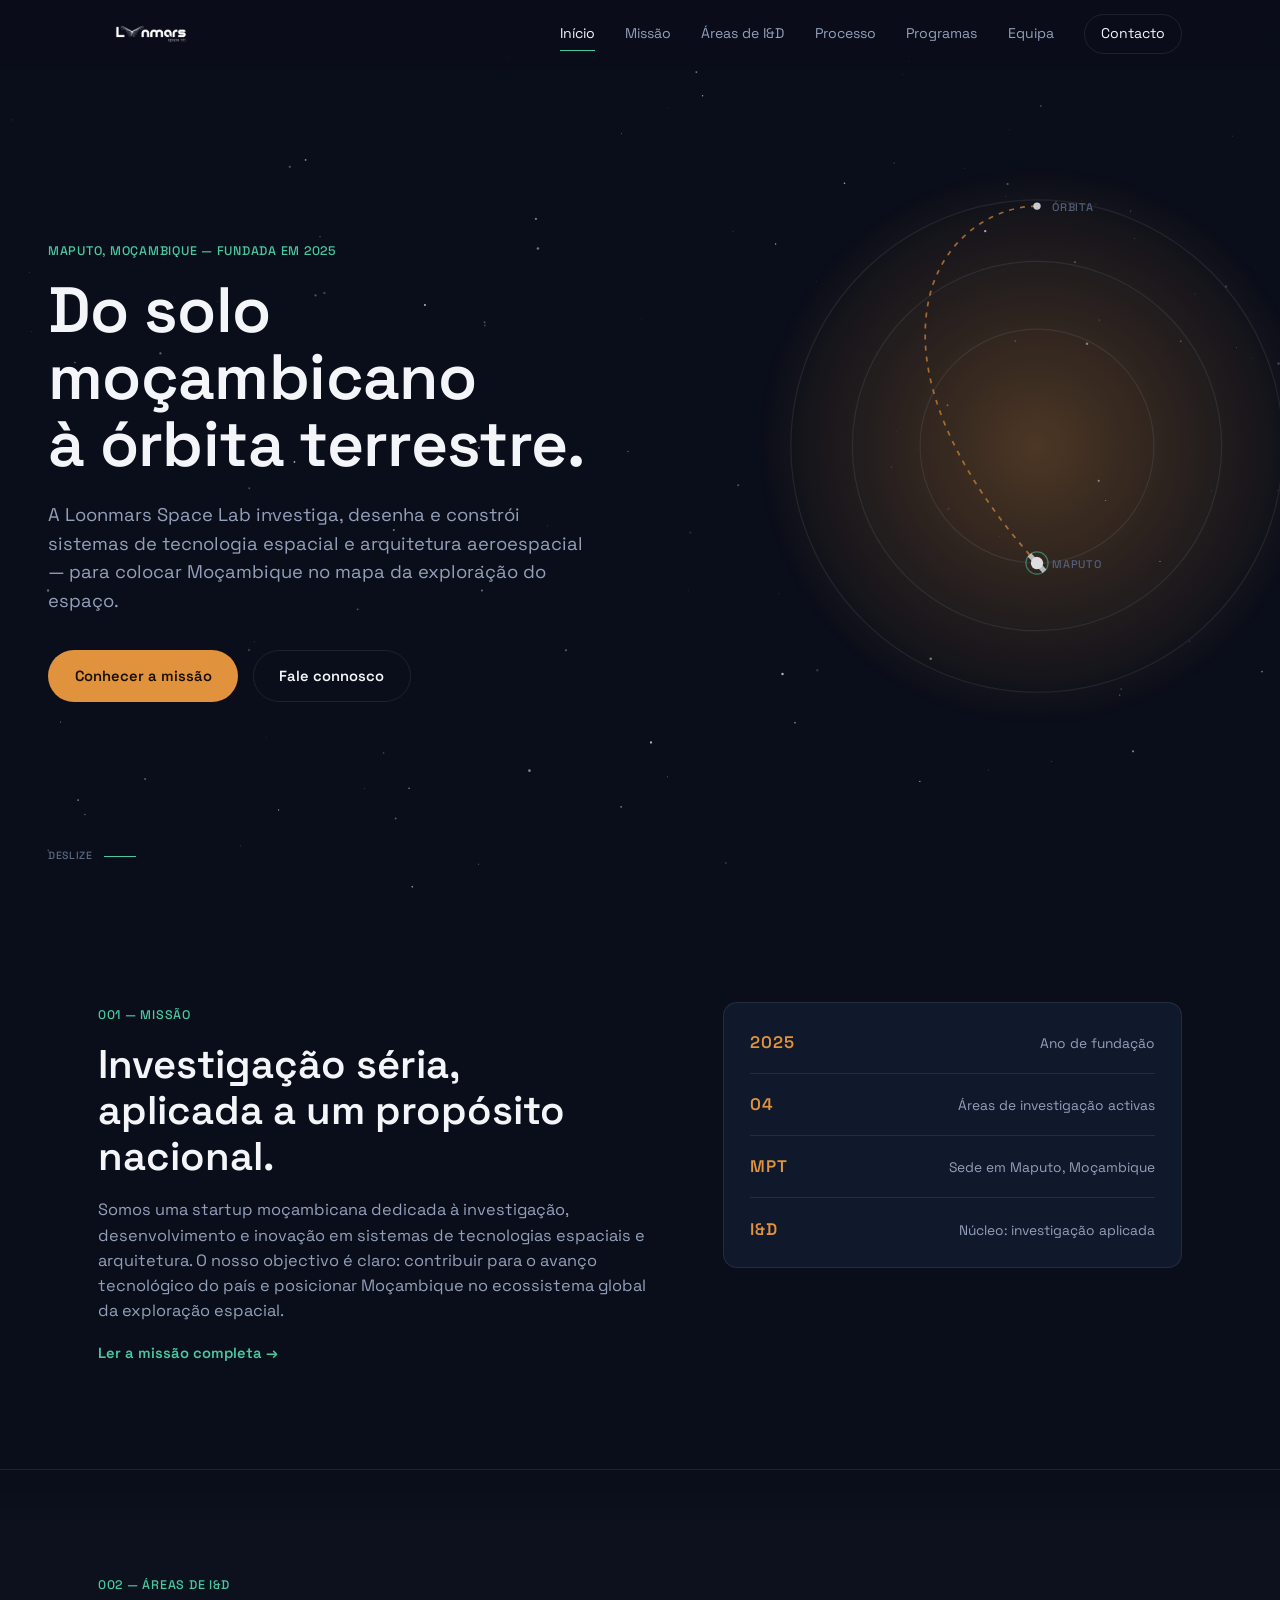
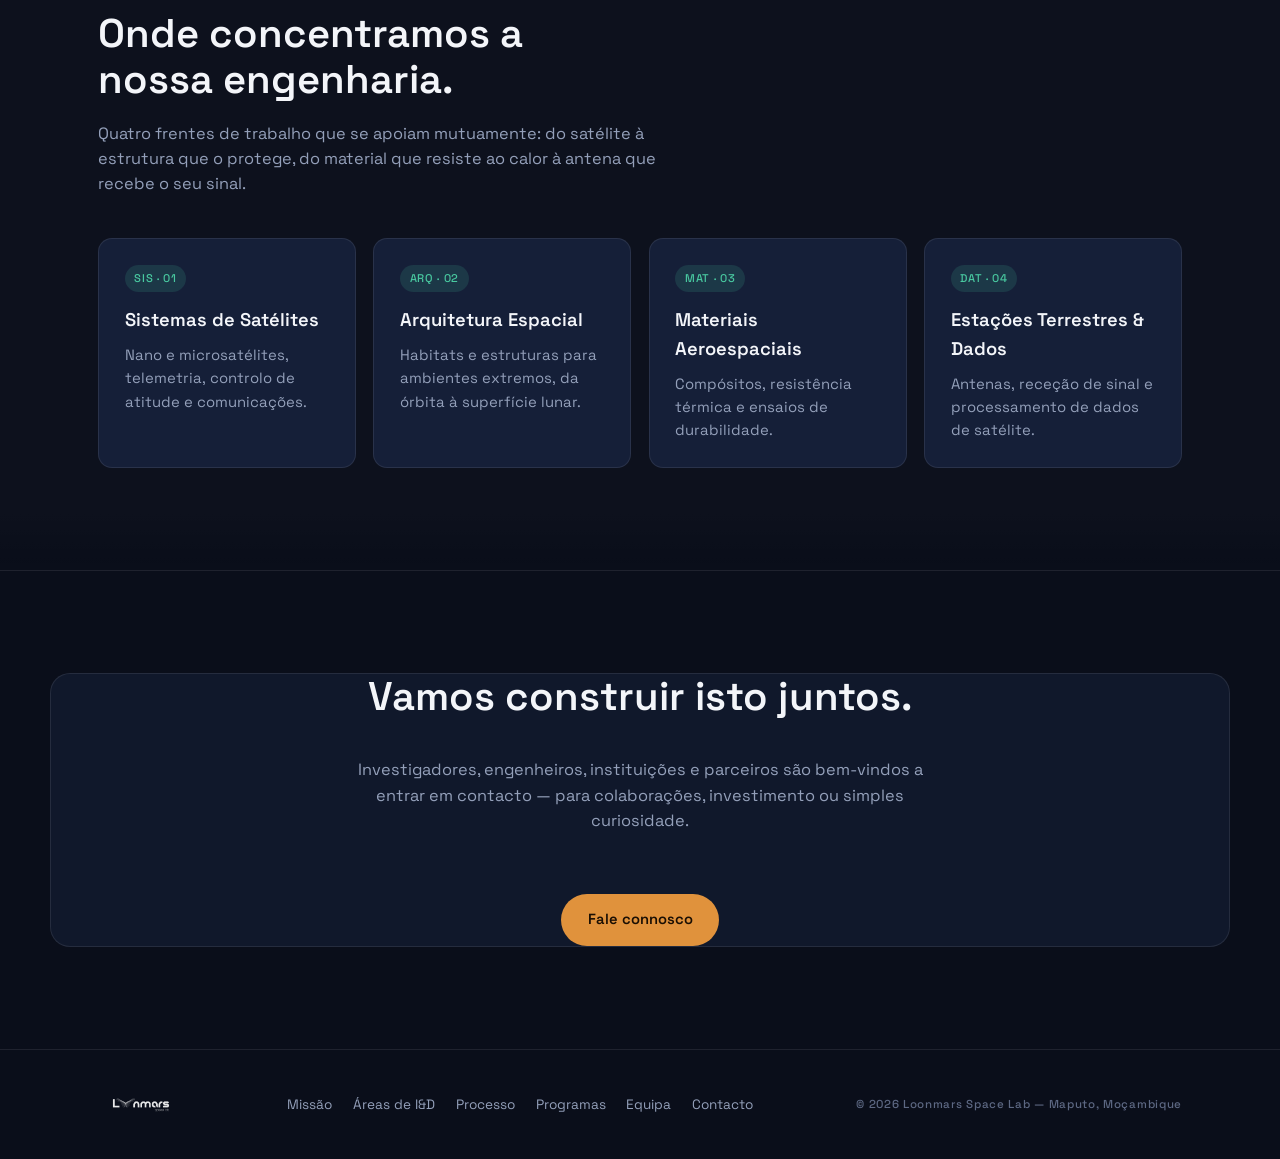
<file: preview-home.html>
<!DOCTYPE html>
<html lang="pt-MZ">
<head>
<meta charset="UTF-8">
<meta name="viewport" content="width=device-width, initial-scale=1.0">
<title>Início — Loonmars Space Lab</title>
<meta name="description" content="Loonmars Space Lab — startup moçambicana de investigação e inovação em sistemas espaciais e arquitetura.">

<link rel="preconnect" href="https://fonts.googleapis.com">
<link rel="preconnect" href="https://fonts.gstatic.com" crossorigin>
<link href="https://fonts.googleapis.com/css2?family=Space+Grotesk:wght@400;500;600;700&display=swap" rel="stylesheet">
<link rel="icon" href="[data-uri]" type="image/png">

<style>
/* ==========================================================================
   LOONMARS SPACE LAB — STYLES
   Design tokens are declared as CSS variables in :root — edit values there
   to re-theme the whole site.
   ========================================================================== */

:root {
  /* Color */
  --void: #0a0e1a;         /* page background — night sky */
  --deep: #10182b;         /* raised panels */
  --panel: #151f38;        /* cards */
  --line: rgba(243, 245, 249, 0.09);
  --ochre: #e0923c;        /* signature accent — sunset over the savanna */
  --ochre-soft: rgba(224, 146, 60, 0.14);
  --signal: #49c9a0;       /* telemetry green — nods to the national flag */
  --signal-soft: rgba(73, 201, 160, 0.14);
  --star: #f3f5f9;         /* primary text on dark */
  --muted: #94a0ba;        /* secondary text */
  --muted-2: #5d6883;

  /* Type — single clean sans-serif used everywhere, per site preference */
  --font-display: "Space Grotesk", -apple-system, BlinkMacSystemFont, sans-serif;
  --font-body: "Space Grotesk", -apple-system, BlinkMacSystemFont, sans-serif;
  --font-mono: "Space Grotesk", -apple-system, BlinkMacSystemFont, sans-serif;

  /* Layout */
  --max-w: 1180px;
  --pad: clamp(1.25rem, 4vw, 3rem);
  --radius: 14px;
}

/* ---------- Reset ---------- */
*, *::before, *::after { box-sizing: border-box; }
html { scroll-behavior: smooth; }
body {
  margin: 0;
  background: var(--void);
  color: var(--star);
  font-family: var(--font-body);
  line-height: 1.55;
  -webkit-font-smoothing: antialiased;
}
h1, h2, h3 { font-family: var(--font-display); margin: 0; font-weight: 600; }
p { margin: 0; }
a { color: inherit; text-decoration: none; }
ul, ol { margin: 0; padding: 0; list-style: none; }
button { font-family: inherit; }
img { max-width: 100%; display: block; }

.mono {
  font-family: var(--font-mono);
  letter-spacing: 0.06em;
  font-weight: 500;
}

@media (prefers-reduced-motion: reduce) {
  *, *::before, *::after {
    animation-duration: 0.001ms !important;
    animation-iteration-count: 1 !important;
    transition-duration: 0.001ms !important;
    scroll-behavior: auto !important;
  }
}

/* ---------- Starfield canvas ---------- */
#starfield {
  position: fixed;
  inset: 0;
  z-index: 0;
  pointer-events: none;
  opacity: 0.7;
}

/* ---------- Focus ---------- */
a:focus-visible,
button:focus-visible,
input:focus-visible,
textarea:focus-visible,
select:focus-visible {
  outline: 2px solid var(--signal);
  outline-offset: 3px;
  border-radius: 4px;
}

/* ---------- Header ---------- */
.site-header {
  position: fixed;
  top: 0; left: 0; right: 0;
  z-index: 100;
  background: rgba(10, 14, 26, 0.7);
  backdrop-filter: blur(10px);
  -webkit-backdrop-filter: blur(10px);
  border-bottom: 1px solid transparent;
  transition: border-color 0.3s ease, background 0.3s ease;
}
.site-header.scrolled {
  border-bottom-color: var(--line);
  background: rgba(10, 14, 26, 0.92);
}
.header-inner {
  max-width: var(--max-w);
  margin: 0 auto;
  padding: 0.9rem var(--pad);
  display: flex;
  align-items: center;
  justify-content: space-between;
  gap: 1rem;
}
.brand {
  display: flex;
  align-items: center;
}
.brand-logo {
  height: 32px;
  width: auto;
  display: block;
}

.main-nav {
  display: flex;
  align-items: center;
  gap: 1.9rem;
}
.main-nav a {
  font-size: 0.88rem;
  color: var(--muted);
  transition: color 0.2s ease;
  position: relative;
}
.main-nav a:hover,
.main-nav a.active { color: var(--star); }
.main-nav a[data-nav]:not(.nav-cta)::after {
  content: "";
  position: absolute;
  left: 0; bottom: -6px;
  width: 0;
  height: 1px;
  background: var(--signal);
  transition: width 0.25s ease;
}
.main-nav a[data-nav]:not(.nav-cta):hover::after,
.main-nav a[data-nav].active::after { width: 100%; }

.nav-cta {
  border: 1px solid var(--line);
  padding: 0.5rem 1rem;
  border-radius: 999px;
  color: var(--star) !important;
}
.nav-cta:hover { border-color: var(--signal); background: var(--signal-soft); }

.menu-toggle {
  display: none;
  flex-direction: column;
  gap: 5px;
  background: none;
  border: none;
  padding: 0.4rem;
  cursor: pointer;
}
.menu-toggle span {
  width: 22px; height: 2px;
  background: var(--star);
  border-radius: 2px;
  transition: transform 0.25s ease, opacity 0.25s ease;
}
.menu-toggle[aria-expanded="true"] span:nth-child(1) { transform: translateY(7px) rotate(45deg); }
.menu-toggle[aria-expanded="true"] span:nth-child(2) { opacity: 0; }
.menu-toggle[aria-expanded="true"] span:nth-child(3) { transform: translateY(-7px) rotate(-45deg); }

/* ---------- Hero ---------- */
.hero {
  position: relative;
  z-index: 1;
  min-height: 100svh;
  display: flex;
  align-items: center;
  padding: 6.5rem var(--pad) 4rem;
  overflow: hidden;
}
.hero-inner {
  max-width: 640px;
  position: relative;
  z-index: 2;
}
.eyebrow {
  color: var(--signal);
  font-size: 0.78rem;
  text-transform: uppercase;
  margin-bottom: 1rem;
  display: inline-block;
}
.hero-title {
  font-size: clamp(2.4rem, 5.4vw, 4rem);
  line-height: 1.05;
  letter-spacing: -0.01em;
  margin-bottom: 1.4rem;
}
.hero-lede {
  color: var(--muted);
  font-size: clamp(1rem, 1.6vw, 1.15rem);
  max-width: 46ch;
  margin-bottom: 2.2rem;
}
.hero-actions { display: flex; gap: 0.9rem; flex-wrap: wrap; }

.btn {
  display: inline-flex;
  align-items: center;
  justify-content: center;
  padding: 0.85rem 1.6rem;
  border-radius: 999px;
  font-size: 0.92rem;
  font-weight: 600;
  transition: transform 0.2s ease, background 0.2s ease, border-color 0.2s ease;
  border: 1px solid transparent;
  cursor: pointer;
}
.btn-primary { background: var(--ochre); color: #1a0f04; }
.btn-primary:hover { transform: translateY(-2px); background: #ec9d4c; }
.btn-ghost { border-color: var(--line); color: var(--star); }
.btn-ghost:hover { border-color: var(--signal); background: var(--signal-soft); transform: translateY(-2px); }
.btn-full { width: 100%; }

/* Hero orbit signature */
.hero-orbit {
  position: absolute;
  right: -6%;
  top: 50%;
  transform: translateY(-50%);
  width: min(60vw, 640px);
  aspect-ratio: 1;
  z-index: 1;
  opacity: 0.9;
}
.orbit-svg { width: 100%; height: 100%; }
.orbit-ring { fill: none; stroke: var(--line); stroke-width: 1; }
.origin-marker circle:first-child { animation: pulseDot 2.4s ease-in-out infinite; }
@keyframes pulseDot {
  0%, 100% { opacity: 1; }
  50% { opacity: 0.4; }
}
.orbit-label { font-size: 9px; fill: var(--muted-2); letter-spacing: 0.08em; }
.trajectory-path {
  stroke: var(--ochre);
  stroke-width: 1.4;
  stroke-dasharray: 4 5;
  opacity: 0.75;
}
.satellite {
  offset-path: path("M 260 355 C 210 300, 150 210, 175 130 C 190 85, 230 65, 260 65");
  animation: rideTrajectory 7s ease-in-out infinite;
  color: var(--star);
}
@keyframes rideTrajectory {
  0%   { offset-distance: 0%; }
  50%  { offset-distance: 100%; }
  100% { offset-distance: 0%; }
}
@supports not (offset-path: path("M0 0")) {
  .satellite { animation: none; transform: translate(260px, 210px); }
}

.scroll-cue {
  position: absolute;
  bottom: 2.2rem;
  left: var(--pad);
  display: flex;
  align-items: center;
  gap: 0.7rem;
  font-size: 0.66rem;
  color: var(--muted-2);
  z-index: 2;
}
.scroll-line { width: 32px; height: 1px; background: var(--muted-2); position: relative; overflow: hidden; }
.scroll-line::after {
  content: "";
  position: absolute; inset: 0;
  background: var(--signal);
  animation: scrollLine 2.2s ease-in-out infinite;
}
@keyframes scrollLine {
  0% { transform: translateX(-100%); }
  50% { transform: translateX(0); }
  100% { transform: translateX(100%); }
}

/* ---------- Page header (sub-pages) ---------- */
.page-header {
  position: relative;
  z-index: 1;
  padding: clamp(7.5rem, 14vw, 10.5rem) 0 clamp(2.5rem, 5vw, 3.5rem);
}
.big-title {
  font-size: clamp(2rem, 4.6vw, 3.2rem);
  max-width: 20ch;
  line-height: 1.1;
}

/* ---------- Link arrow ---------- */
.link-arrow {
  display: inline-flex;
  align-items: center;
  gap: 0.4rem;
  color: var(--signal);
  font-weight: 600;
  font-size: 0.92rem;
  transition: gap 0.2s ease;
}
.link-arrow:hover { gap: 0.7rem; }

/* ---------- CTA band ---------- */
.cta-band { padding-top: 0; }
.cta-inner {
  text-align: center;
  display: flex;
  flex-direction: column;
  align-items: center;
  gap: 1.2rem;
  background: var(--deep);
  border: 1px solid var(--line);
  border-radius: 20px;
  padding: clamp(2.4rem, 6vw, 4rem) clamp(1.5rem, 5vw, 3rem);
}
.cta-inner .section-title { max-width: 24ch; }
.cta-inner .btn + .btn { margin-left: 0.6rem; }

/* ---------- Áreas cards as links ---------- */
a.area-card { display: block; cursor: pointer; }

/* ---------- Sections ---------- */
.section {
  position: relative;
  z-index: 1;
  padding: clamp(4rem, 8vw, 7rem) 0;
}
.section-alt { background: linear-gradient(180deg, transparent, rgba(255,255,255,0.015) 8%, rgba(255,255,255,0.015) 92%, transparent); border-top: 1px solid var(--line); border-bottom: 1px solid var(--line); }
.section-inner { max-width: var(--max-w); margin: 0 auto; padding: 0 var(--pad); }
.section-title {
  font-size: clamp(1.7rem, 3.4vw, 2.5rem);
  line-height: 1.15;
  max-width: 18ch;
  margin-bottom: 1.1rem;
}
.body-text { color: var(--muted); font-size: 1.02rem; max-width: 62ch; margin-bottom: 1.1rem; }
.body-text:last-child { margin-bottom: 0; }
.max-60 { max-width: 60ch; margin-bottom: 2.6rem; }

.grid-2 {
  display: grid;
  grid-template-columns: 1.1fr 0.9fr;
  gap: clamp(2rem, 5vw, 4.5rem);
  align-items: start;
}

/* Reveal-on-scroll */
.reveal { opacity: 0; transform: translateY(18px); transition: opacity 0.7s ease, transform 0.7s ease; }
.reveal.in-view { opacity: 1; transform: translateY(0); }

/* Stat panel */
.stat-panel {
  background: var(--deep);
  border: 1px solid var(--line);
  border-radius: var(--radius);
  padding: 1.6rem;
  display: grid;
  gap: 1.1rem;
}
.stat-row {
  display: flex;
  align-items: baseline;
  justify-content: space-between;
  gap: 1rem;
  padding-bottom: 1.1rem;
  border-bottom: 1px solid var(--line);
}
.stat-row:last-child { border-bottom: none; padding-bottom: 0; }
.stat-value { color: var(--ochre); font-size: 1.05rem; font-weight: 600; }
.stat-label { color: var(--muted); font-size: 0.86rem; text-align: right; }

/* Card grid — Áreas de I&D */
.card-grid {
  display: grid;
  grid-template-columns: repeat(auto-fit, minmax(240px, 1fr));
  gap: 1.1rem;
}
.area-card {
  background: var(--panel);
  border: 1px solid var(--line);
  border-radius: var(--radius);
  padding: 1.6rem;
  transition: transform 0.25s ease, border-color 0.25s ease;
}
.area-card:hover { transform: translateY(-4px); border-color: rgba(73,201,160,0.35); }
.area-tag {
  display: inline-block;
  font-size: 0.7rem;
  color: var(--signal);
  background: var(--signal-soft);
  padding: 0.28rem 0.6rem;
  border-radius: 999px;
  margin-bottom: 0.9rem;
}
.area-card h3 { font-size: 1.15rem; margin-bottom: 0.55rem; }
.area-card p { color: var(--muted); font-size: 0.93rem; }

/* Process list */
.process-list {
  display: grid;
  gap: 0;
  border-top: 1px solid var(--line);
}
.process-step {
  display: grid;
  grid-template-columns: 70px 1fr;
  gap: 1.6rem;
  padding: 1.7rem 0;
  border-bottom: 1px solid var(--line);
}
.process-num { color: var(--ochre); font-size: 1rem; padding-top: 0.15rem; }
.process-step h3 { font-size: 1.15rem; margin-bottom: 0.4rem; }
.process-step p { color: var(--muted); font-size: 0.95rem; max-width: 60ch; }

/* Program cards */
.program-list {
  display: grid;
  grid-template-columns: repeat(auto-fit, minmax(260px, 1fr));
  gap: 1.1rem;
}
.program-card {
  background: var(--deep);
  border: 1px solid var(--line);
  border-radius: var(--radius);
  padding: 1.6rem;
}
.program-head {
  display: flex;
  align-items: center;
  justify-content: space-between;
  gap: 0.8rem;
  margin-bottom: 0.8rem;
  flex-wrap: wrap;
}
.program-head h3 { font-size: 1.1rem; }
.status-tag {
  font-size: 0.66rem;
  padding: 0.25rem 0.55rem;
  border-radius: 999px;
  white-space: nowrap;
}
.status-research { background: var(--signal-soft); color: var(--signal); }
.status-concept { background: rgba(148,160,186,0.15); color: var(--muted); }
.status-prototype { background: var(--ochre-soft); color: var(--ochre); }
.program-card p { color: var(--muted); font-size: 0.93rem; }

/* Team */
.team-grid {
  display: grid;
  grid-template-columns: repeat(auto-fit, minmax(200px, 1fr));
  gap: 1.1rem;
}
.team-card {
  background: var(--panel);
  border: 1px solid var(--line);
  border-radius: var(--radius);
  padding: 1.6rem;
  text-align: center;
}
.avatar {
  width: 56px; height: 56px;
  border-radius: 50%;
  background: var(--signal-soft);
  color: var(--signal);
  display: flex; align-items: center; justify-content: center;
  font-size: 0.9rem;
  margin: 0 auto 1rem;
}
.team-card h3 { font-size: 1.02rem; margin-bottom: 0.3rem; }
.team-role { color: var(--muted); font-size: 0.85rem; }

/* Contact */
.contact-list { display: grid; gap: 0.9rem; margin: 1.6rem 0; }
.contact-list li {
  display: flex;
  justify-content: space-between;
  gap: 1rem;
  font-size: 0.86rem;
  padding-bottom: 0.9rem;
  border-bottom: 1px solid var(--line);
  flex-wrap: wrap;
}
.contact-list li span:first-child { color: var(--muted-2); }
.contact-list a:hover { color: var(--signal); }
.social-row { display: flex; gap: 1.4rem; }
.social-row a { color: var(--muted); font-size: 0.88rem; transition: color 0.2s ease; }
.social-row a:hover { color: var(--signal); }

.contact-form {
  background: var(--deep);
  border: 1px solid var(--line);
  border-radius: var(--radius);
  padding: clamp(1.4rem, 3vw, 2rem);
  display: grid;
  gap: 1.1rem;
}
.form-row { display: grid; gap: 0.45rem; }
.form-row label { font-size: 0.8rem; color: var(--muted); }
.form-row input,
.form-row select,
.form-row textarea {
  background: var(--void);
  border: 1px solid var(--line);
  border-radius: 8px;
  padding: 0.75rem 0.9rem;
  color: var(--star);
  font-family: var(--font-body);
  font-size: 0.95rem;
  resize: vertical;
  transition: border-color 0.2s ease;
}
.form-row input:focus,
.form-row select:focus,
.form-row textarea:focus { border-color: var(--signal); }
.form-status { font-size: 0.85rem; color: var(--signal); min-height: 1.2em; }
.form-status.error { color: #e0665c; }

/* ---------- Footer ---------- */
.site-footer {
  position: relative;
  z-index: 1;
  border-top: 1px solid var(--line);
  padding: 2.6rem 0;
}
.footer-inner {
  max-width: var(--max-w);
  margin: 0 auto;
  padding: 0 var(--pad);
  display: flex;
  flex-wrap: wrap;
  align-items: center;
  justify-content: space-between;
  gap: 1.4rem;
}
.footer-brand { display: flex; flex-direction: column; line-height: 1.2; }
.footer-logo { height: 26px; width: auto; opacity: 0.9; }
.footer-nav { display: flex; flex-wrap: wrap; gap: 1.3rem; }
.footer-nav a { color: var(--muted); font-size: 0.85rem; }
.footer-nav a:hover { color: var(--star); }
.footer-copy { color: var(--muted-2); font-size: 0.72rem; }

/* ==========================================================================
   RESPONSIVE
   ========================================================================== */
@media (max-width: 920px) {
  .hero-orbit { opacity: 0.35; width: 80vw; right: -20%; }
  .grid-2 { grid-template-columns: 1fr; }
}

@media (max-width: 760px) {
  .main-nav {
    position: fixed;
    top: 0; right: 0;
    height: 100svh;
    width: min(78vw, 320px);
    background: var(--deep);
    border-left: 1px solid var(--line);
    flex-direction: column;
    align-items: flex-start;
    justify-content: center;
    gap: 1.6rem;
    padding: 2rem;
    transform: translateX(100%);
    transition: transform 0.3s ease;
  }
  .main-nav.open { transform: translateX(0); }
  .main-nav a { font-size: 1.05rem; }
  .nav-cta { align-self: flex-start; }
  .menu-toggle { display: flex; }

  .hero { padding-top: 6rem; }
  .hero-orbit { display: none; }
  .process-step { grid-template-columns: 44px 1fr; gap: 1rem; }
}

@media (max-width: 520px) {
  .header-inner { padding: 0.75rem var(--pad); }
  .brand-logo { height: 26px; }
  .hero-actions { flex-direction: column; align-items: stretch; }
  .stat-row { flex-direction: column; align-items: flex-start; gap: 0.3rem; }
  .stat-label { text-align: left; }
}

</style>
</head>
<body>

<canvas id="starfield" aria-hidden="true"></canvas>

<header class="site-header" id="siteHeader">
  <div class="header-inner">
    <a href="index.html" class="brand">
      <img src="[data-uri]" alt="Loonmars Space Lab" class="brand-logo">
    </a>

    <nav class="main-nav" id="mainNav">
      <a href="index.html" class="active" data-nav>Início</a>
      <a href="missao.html" data-nav>Missão</a>
      <a href="areas.html" data-nav>Áreas de I&D</a>
      <a href="processo.html" data-nav>Processo</a>
      <a href="programas.html" data-nav>Programas</a>
      <a href="equipa.html" data-nav>Equipa</a>
      <a href="contacto.html" class="nav-cta" data-nav>Contacto</a>
    </nav>

    <button class="menu-toggle" id="menuToggle" aria-label="Abrir menu" aria-expanded="false" aria-controls="mainNav">
      <span></span><span></span><span></span>
    </button>
  </div>
</header>

<section class="hero" id="top">
  <div class="hero-inner">
    <p class="eyebrow mono">Maputo, Moçambique — Fundada em 2025</p>
    <h1 class="hero-title">
      Do solo moçambicano<br> à órbita terrestre.
    </h1>
    <p class="hero-lede">
      A Loonmars Space Lab investiga, desenha e constrói sistemas de tecnologia espacial e
      arquitetura aeroespacial — para colocar Moçambique no mapa da exploração do espaço.
    </p>
    <div class="hero-actions">
      <a href="missao.html" class="btn btn-primary">Conhecer a missão</a>
      <a href="contacto.html" class="btn btn-ghost">Fale connosco</a>
    </div>
  </div>

  <div class="hero-orbit" aria-hidden="true">
    <svg viewBox="0 0 520 520" class="orbit-svg">
      <defs>
        <radialGradient id="planetGlow" cx="50%" cy="50%" r="50%">
          <stop offset="0%" stop-color="var(--ochre)" stop-opacity="0.35"/>
          <stop offset="100%" stop-color="var(--ochre)" stop-opacity="0"/>
        </radialGradient>
      </defs>
      <circle cx="260" cy="260" r="230" fill="url(#planetGlow)"/>
      <ellipse cx="260" cy="260" rx="200" ry="200" class="orbit-ring ring-1"/>
      <ellipse cx="260" cy="260" rx="150" ry="150" class="orbit-ring ring-2"/>
      <ellipse cx="260" cy="260" rx="95" ry="95" class="orbit-ring ring-3"/>

      <g class="origin-marker">
        <circle cx="260" cy="355" r="4" fill="var(--signal)"/>
        <circle cx="260" cy="355" r="9" fill="none" stroke="var(--signal)" stroke-width="1" opacity="0.6"/>
        <text x="272" y="359" class="orbit-label mono">MAPUTO</text>
      </g>

      <path id="trajectory" class="trajectory-path"
            d="M 260 355 C 210 300, 150 210, 175 130 C 190 85, 230 65, 260 65"
            fill="none"/>

      <g class="satellite">
        <circle r="5" fill="var(--star)"/>
        <rect x="-9" y="-2" width="6" height="4" fill="var(--star)" opacity="0.8"/>
        <rect x="3" y="-2" width="6" height="4" fill="var(--star)" opacity="0.8"/>
      </g>

      <circle cx="260" cy="65" r="3" fill="var(--star)" opacity="0.9"/>
      <text x="272" y="69" class="orbit-label mono">ÓRBITA</text>
    </svg>
  </div>

  <div class="scroll-cue mono" aria-hidden="true">
    <span>DESLIZE</span>
    <span class="scroll-line"></span>
  </div>
</section>

<main>

<section class="section" id="missao-teaser">
  <div class="section-inner grid-2">
    <div class="reveal">
      <p class="eyebrow mono">001 — Missão</p>
      <h2 class="section-title">
        Investigação séria, aplicada a um propósito nacional.
      </h2>
      <p class="body-text">
        Somos uma startup moçambicana dedicada à investigação, desenvolvimento e inovação em
        sistemas de tecnologias espaciais e arquitetura. O nosso objectivo é claro: contribuir
        para o avanço tecnológico do país e posicionar Moçambique no ecossistema global da
        exploração espacial.
      </p>
      <a href="missao.html" class="link-arrow">Ler a missão completa →</a>
    </div>

    <div class="stat-panel reveal">
      <div class="stat-row">
        <span class="stat-value mono">2025</span>
        <span class="stat-label">Ano de fundação</span>
      </div>
      <div class="stat-row">
        <span class="stat-value mono">04</span>
        <span class="stat-label">Áreas de investigação activas</span>
      </div>
      <div class="stat-row">
        <span class="stat-value mono">MPT</span>
        <span class="stat-label">Sede em Maputo, Moçambique</span>
      </div>
      <div class="stat-row">
        <span class="stat-value mono">I&amp;D</span>
        <span class="stat-label">Núcleo: investigação aplicada</span>
      </div>
    </div>
  </div>
</section>

<section class="section section-alt">
  <div class="section-inner">
    <p class="eyebrow mono">002 — Áreas de I&amp;D</p>
    <h2 class="section-title">Onde concentramos a nossa engenharia.</h2>
    <p class="body-text max-60">
      Quatro frentes de trabalho que se apoiam mutuamente: do satélite à estrutura que o
      protege, do material que resiste ao calor à antena que recebe o seu sinal.
    </p>

    <div class="card-grid reveal">
      <a class="area-card" href="areas.html">
        <span class="area-tag mono">SIS · 01</span>
        <h3>Sistemas de Satélites</h3>
        <p>Nano e microsatélites, telemetria, controlo de atitude e comunicações.</p>
      </a>
      <a class="area-card" href="areas.html">
        <span class="area-tag mono">ARQ · 02</span>
        <h3>Arquitetura Espacial</h3>
        <p>Habitats e estruturas para ambientes extremos, da órbita à superfície lunar.</p>
      </a>
      <a class="area-card" href="areas.html">
        <span class="area-tag mono">MAT · 03</span>
        <h3>Materiais Aeroespaciais</h3>
        <p>Compósitos, resistência térmica e ensaios de durabilidade.</p>
      </a>
      <a class="area-card" href="areas.html">
        <span class="area-tag mono">DAT · 04</span>
        <h3>Estações Terrestres &amp; Dados</h3>
        <p>Antenas, receção de sinal e processamento de dados de satélite.</p>
      </a>
    </div>
  </div>
</section>

<section class="section cta-band">
  <div class="section-inner cta-inner reveal">
    <h2 class="section-title">Vamos construir isto juntos.</h2>
    <p class="body-text max-60">
      Investigadores, engenheiros, instituições e parceiros são bem-vindos a entrar em
      contacto — para colaborações, investimento ou simples curiosidade.
    </p>
    <a href="contacto.html" class="btn btn-primary">Fale connosco</a>
  </div>
</section>

</main>

<footer class="site-footer">
  <div class="footer-inner">
    <div class="footer-brand">
      <img src="[data-uri]" alt="Loonmars Space Lab" class="footer-logo">
    </div>
    <nav class="footer-nav">
      <a href="missao.html">Missão</a>
      <a href="areas.html">Áreas de I&amp;D</a>
      <a href="processo.html">Processo</a>
      <a href="programas.html">Programas</a>
      <a href="equipa.html">Equipa</a>
      <a href="contacto.html">Contacto</a>
    </nav>
    <p class="footer-copy mono">© <span id="year"></span> Loonmars Space Lab — Maputo, Moçambique</p>
  </div>
</footer>

<script>
/* ==========================================================================
   LOONMARS SPACE LAB — SCRIPT
   ========================================================================== */

(function () {
  "use strict";

  var prefersReducedMotion = window.matchMedia("(prefers-reduced-motion: reduce)").matches;

  /* ---------------- Header shrink on scroll ----------------
     The "active" nav link itself is set per-page directly in the HTML
     (see the class="active" attribute on the current page's nav link),
     since each page is now a separate file rather than an anchor target. */
  var header = document.getElementById("siteHeader");
  var navLinks = Array.prototype.slice.call(document.querySelectorAll("[data-nav]"));

  function onScroll() {
    if (window.scrollY > 12) {
      header.classList.add("scrolled");
    } else {
      header.classList.remove("scrolled");
    }
  }
  window.addEventListener("scroll", onScroll, { passive: true });
  onScroll();

  /* ---------------- Mobile menu ---------------- */
  var menuToggle = document.getElementById("menuToggle");
  var mainNav = document.getElementById("mainNav");

  function closeMenu() {
    mainNav.classList.remove("open");
    menuToggle.setAttribute("aria-expanded", "false");
  }

  menuToggle.addEventListener("click", function () {
    var isOpen = mainNav.classList.toggle("open");
    menuToggle.setAttribute("aria-expanded", String(isOpen));
  });

  navLinks.forEach(function (link) {
    link.addEventListener("click", closeMenu);
  });

  document.addEventListener("keydown", function (e) {
    if (e.key === "Escape") closeMenu();
  });

  /* ---------------- Scroll reveal ---------------- */
  var revealEls = document.querySelectorAll(".reveal");
  if ("IntersectionObserver" in window && !prefersReducedMotion) {
    var revealObserver = new IntersectionObserver(
      function (entries, obs) {
        entries.forEach(function (entry) {
          if (entry.isIntersecting) {
            entry.target.classList.add("in-view");
            obs.unobserve(entry.target);
          }
        });
      },
      { threshold: 0.15 }
    );
    revealEls.forEach(function (el) { revealObserver.observe(el); });
  } else {
    revealEls.forEach(function (el) { el.classList.add("in-view"); });
  }

  /* ---------------- Starfield canvas ---------------- */
  var canvas = document.getElementById("starfield");
  var ctx = canvas.getContext("2d");
  var stars = [];
  var starCount = 140;
  var dpr = Math.min(window.devicePixelRatio || 1, 2);

  function resizeCanvas() {
    canvas.width = window.innerWidth * dpr;
    canvas.height = window.innerHeight * dpr;
    canvas.style.width = window.innerWidth + "px";
    canvas.style.height = window.innerHeight + "px";
    ctx.setTransform(dpr, 0, 0, dpr, 0, 0);
  }

  function makeStars() {
    stars = [];
    for (var i = 0; i < starCount; i++) {
      stars.push({
        x: Math.random() * window.innerWidth,
        y: Math.random() * window.innerHeight,
        r: Math.random() * 1.1 + 0.2,
        baseAlpha: Math.random() * 0.6 + 0.2,
        phase: Math.random() * Math.PI * 2,
        speed: Math.random() * 0.015 + 0.005
      });
    }
  }

  function drawStars(time) {
    ctx.clearRect(0, 0, window.innerWidth, window.innerHeight);
    for (var i = 0; i < stars.length; i++) {
      var s = stars[i];
      var twinkle = prefersReducedMotion ? 0 : Math.sin(time * s.speed + s.phase) * 0.35;
      var alpha = Math.max(0, Math.min(1, s.baseAlpha + twinkle));
      ctx.beginPath();
      ctx.fillStyle = "rgba(243, 245, 249, " + alpha + ")";
      ctx.arc(s.x, s.y, s.r, 0, Math.PI * 2);
      ctx.fill();
    }
    if (!prefersReducedMotion) {
      requestAnimationFrame(drawStars);
    }
  }

  resizeCanvas();
  makeStars();
  requestAnimationFrame(drawStars);

  var resizeTimer;
  window.addEventListener("resize", function () {
    clearTimeout(resizeTimer);
    resizeTimer = setTimeout(function () {
      resizeCanvas();
      makeStars();
      if (prefersReducedMotion) drawStars(0);
    }, 150);
  });

  /* ---------------- Contact form (only present on contacto.html) ---------------- */
  var form = document.getElementById("contactForm");
  var status = document.getElementById("formStatus");

  if (form && status) {
    form.addEventListener("submit", function (e) {
      e.preventDefault();
      status.classList.remove("error");

      var name = form.name.value.trim();
      var email = form.email.value.trim();
      var message = form.message.value.trim();
      var emailPattern = /^[^\s@]+@[^\s@]+\.[^\s@]+$/;

      if (!name || !email || !message) {
        status.textContent = "Por favor preencha todos os campos obrigatórios.";
        status.classList.add("error");
        return;
      }
      if (!emailPattern.test(email)) {
        status.textContent = "Por favor insira um email válido.";
        status.classList.add("error");
        return;
      }

      /* ------------------------------------------------------------------
         NOTE FOR EDITING:
         This form currently only validates and shows a confirmation message.
         To actually receive messages, connect it to a backend or a service
         such as Formspree, EmailJS, or your own API endpoint. Example with
         Formspree:

         fetch("https://formspree.io/f/YOUR_FORM_ID", {
           method: "POST",
           headers: { "Accept": "application/json" },
           body: new FormData(form)
         }).then(...);
         ------------------------------------------------------------------ */

      status.textContent = "Mensagem enviada com sucesso. Entraremos em contacto em breve.";
      form.reset();
    });
  }

  /* ---------------- Footer year ---------------- */
  var yearEl = document.getElementById("year");
  if (yearEl) yearEl.textContent = new Date().getFullYear();
})();

</script>
</body>
</html>
</file>
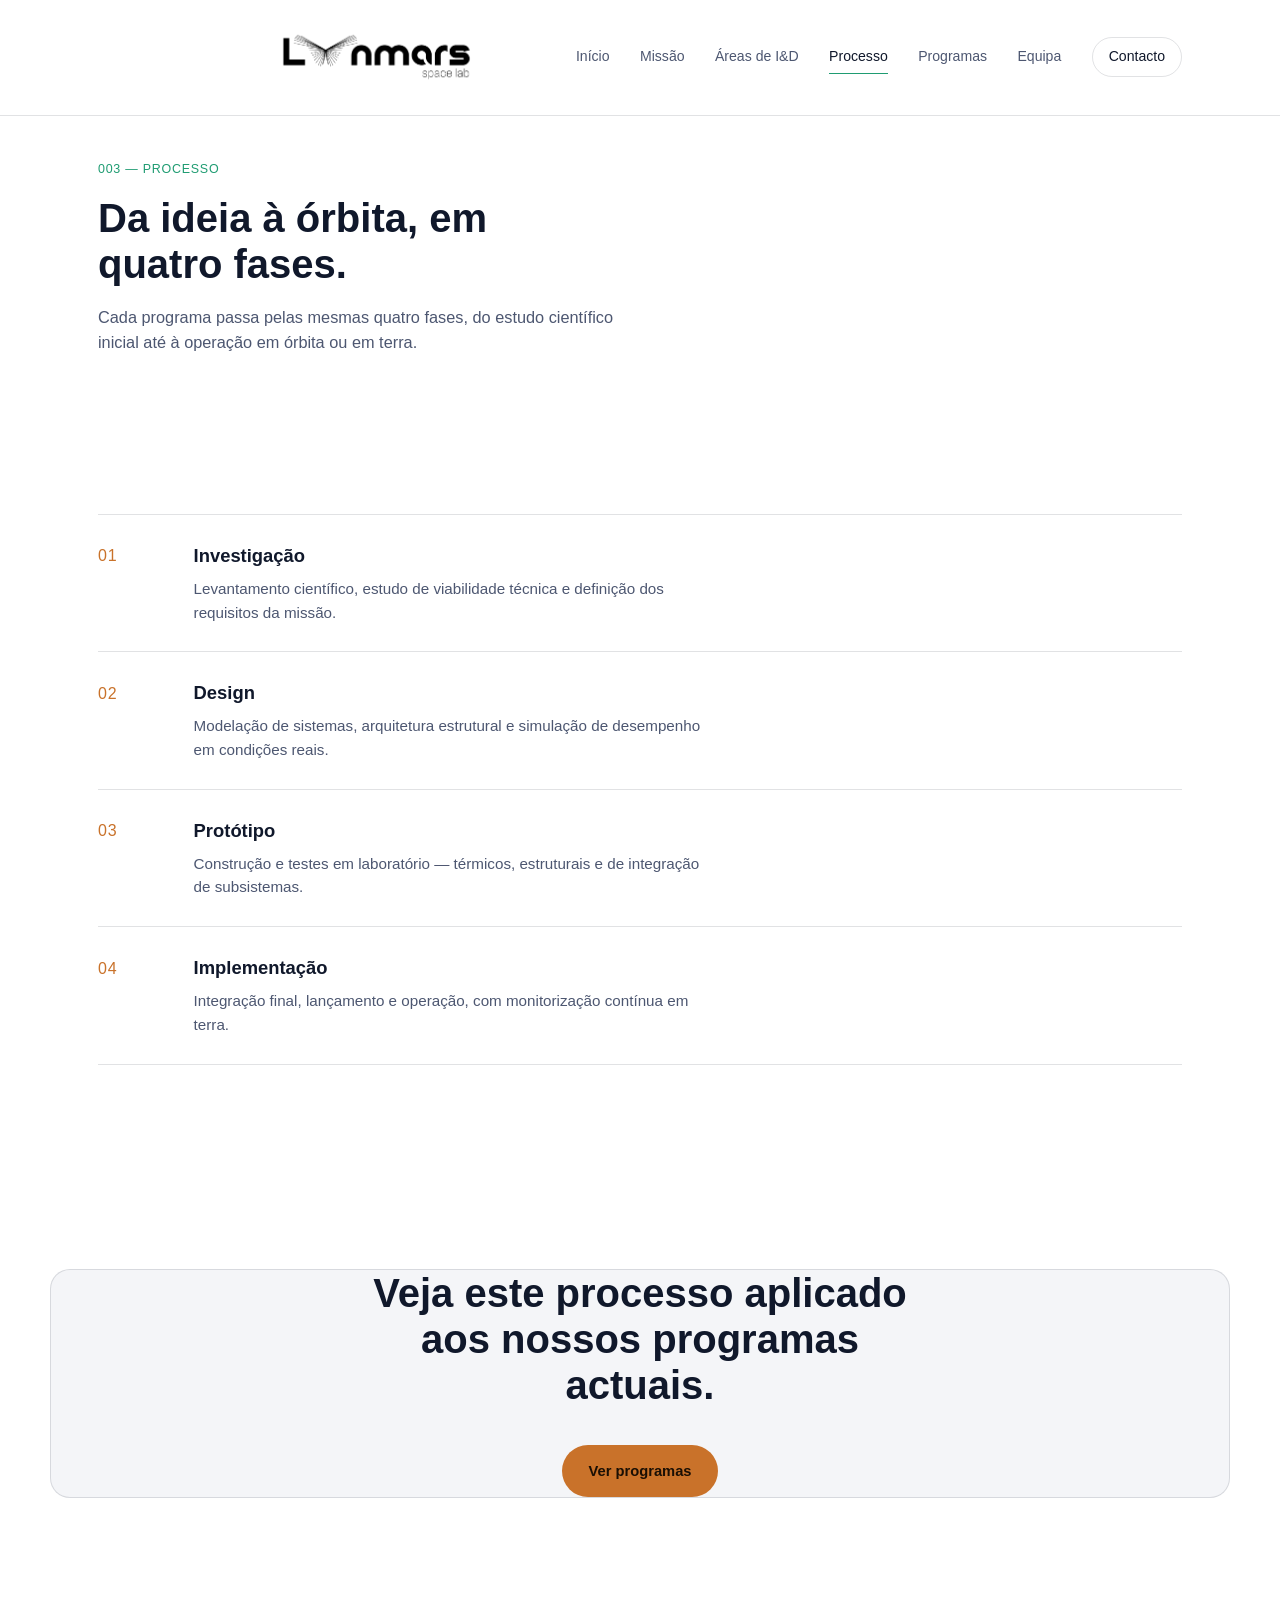
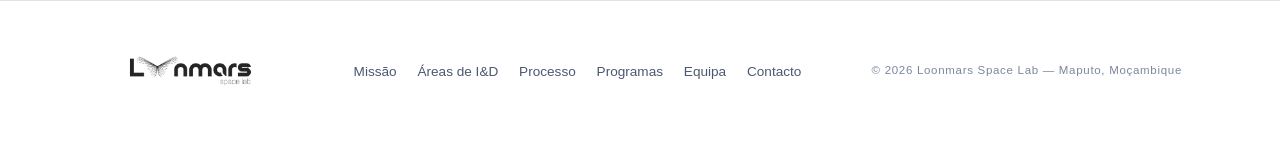
<file: processo.html>
<!DOCTYPE html>
<html lang="pt-MZ">
<head>
<meta charset="UTF-8">
<meta name="viewport" content="width=device-width, initial-scale=1.0">
<title>Processo — Loonmars Space Lab</title>
<meta name="description" content="O processo de investigação, design, prototipagem e implementação da Loonmars Space Lab.">

<link rel="preconnect" href="https://fonts.googleapis.com">
<link rel="preconnect" href="https://fonts.gstatic.com" crossorigin>
<link href="https://fonts.googleapis.com/css2?family=Space+Grotesk:wght@400;500;600;700&display=swap" rel="stylesheet">
<link rel="icon" href="logo.png" type="image/png">

<link rel="stylesheet" href="styles.css">
</head>
<body>

<canvas id="starfield" aria-hidden="true"></canvas>

<header class="site-header" id="siteHeader">
  <div class="header-inner">
    <a href="index.html" class="brand">
      <img src="logo.png" alt="Loonmars Space Lab" class="brand-logo">
    </a>

    <nav class="main-nav" id="mainNav">
      <a href="index.html" data-nav>Início</a>
      <a href="missao.html" data-nav>Missão</a>
      <a href="areas.html" data-nav>Áreas de I&D</a>
      <a href="processo.html" class="active" data-nav>Processo</a>
      <a href="programas.html" data-nav>Programas</a>
      <a href="equipa.html" data-nav>Equipa</a>
      <a href="contacto.html" class="nav-cta" data-nav>Contacto</a>
    </nav>

    <button class="menu-toggle" id="menuToggle" aria-label="Abrir menu" aria-expanded="false" aria-controls="mainNav">
      <span></span><span></span><span></span>
    </button>
  </div>
</header>

<section class="page-header">
  <div class="section-inner">
    <p class="eyebrow mono">003 — Processo</p>
    <h1 class="section-title big-title reveal in-view">Da ideia à órbita, em quatro fases.</h1>
    <p class="body-text max-60 reveal in-view">Cada programa passa pelas mesmas quatro fases, do estudo científico inicial até à operação em órbita ou em terra.</p>
  </div>
</section>

<main>
<section class="section">
  <div class="section-inner">
    <ol class="process-list reveal">
      <li class="process-step">
        <span class="process-num mono">01</span>
        <div>
          <h3>Investigação</h3>
          <p>Levantamento científico, estudo de viabilidade técnica e definição dos
          requisitos da missão.</p>
        </div>
      </li>
      <li class="process-step">
        <span class="process-num mono">02</span>
        <div>
          <h3>Design</h3>
          <p>Modelação de sistemas, arquitetura estrutural e simulação de desempenho
          em condições reais.</p>
        </div>
      </li>
      <li class="process-step">
        <span class="process-num mono">03</span>
        <div>
          <h3>Protótipo</h3>
          <p>Construção e testes em laboratório — térmicos, estruturais e de
          integração de subsistemas.</p>
        </div>
      </li>
      <li class="process-step">
        <span class="process-num mono">04</span>
        <div>
          <h3>Implementação</h3>
          <p>Integração final, lançamento e operação, com monitorização contínua
          em terra.</p>
        </div>
      </li>
    </ol>
  </div>
</section>

<section class="section cta-band">
  <div class="section-inner cta-inner reveal">
    <h2 class="section-title">Veja este processo aplicado aos nossos programas actuais.</h2>
    <a href="programas.html" class="btn btn-primary">Ver programas</a>
  </div>
</section>
</main>

<footer class="site-footer">
  <div class="footer-inner">
    <div class="footer-brand">
      <img src="logo.png" alt="Loonmars Space Lab" class="footer-logo">
    </div>
    <nav class="footer-nav">
      <a href="missao.html">Missão</a>
      <a href="areas.html">Áreas de I&amp;D</a>
      <a href="processo.html">Processo</a>
      <a href="programas.html">Programas</a>
      <a href="equipa.html">Equipa</a>
      <a href="contacto.html">Contacto</a>
    </nav>
    <p class="footer-copy mono">© <span id="year"></span> Loonmars Space Lab — Maputo, Moçambique</p>
  </div>
</footer>

<script src="script.js"></script>
</body>
</html>
</file>
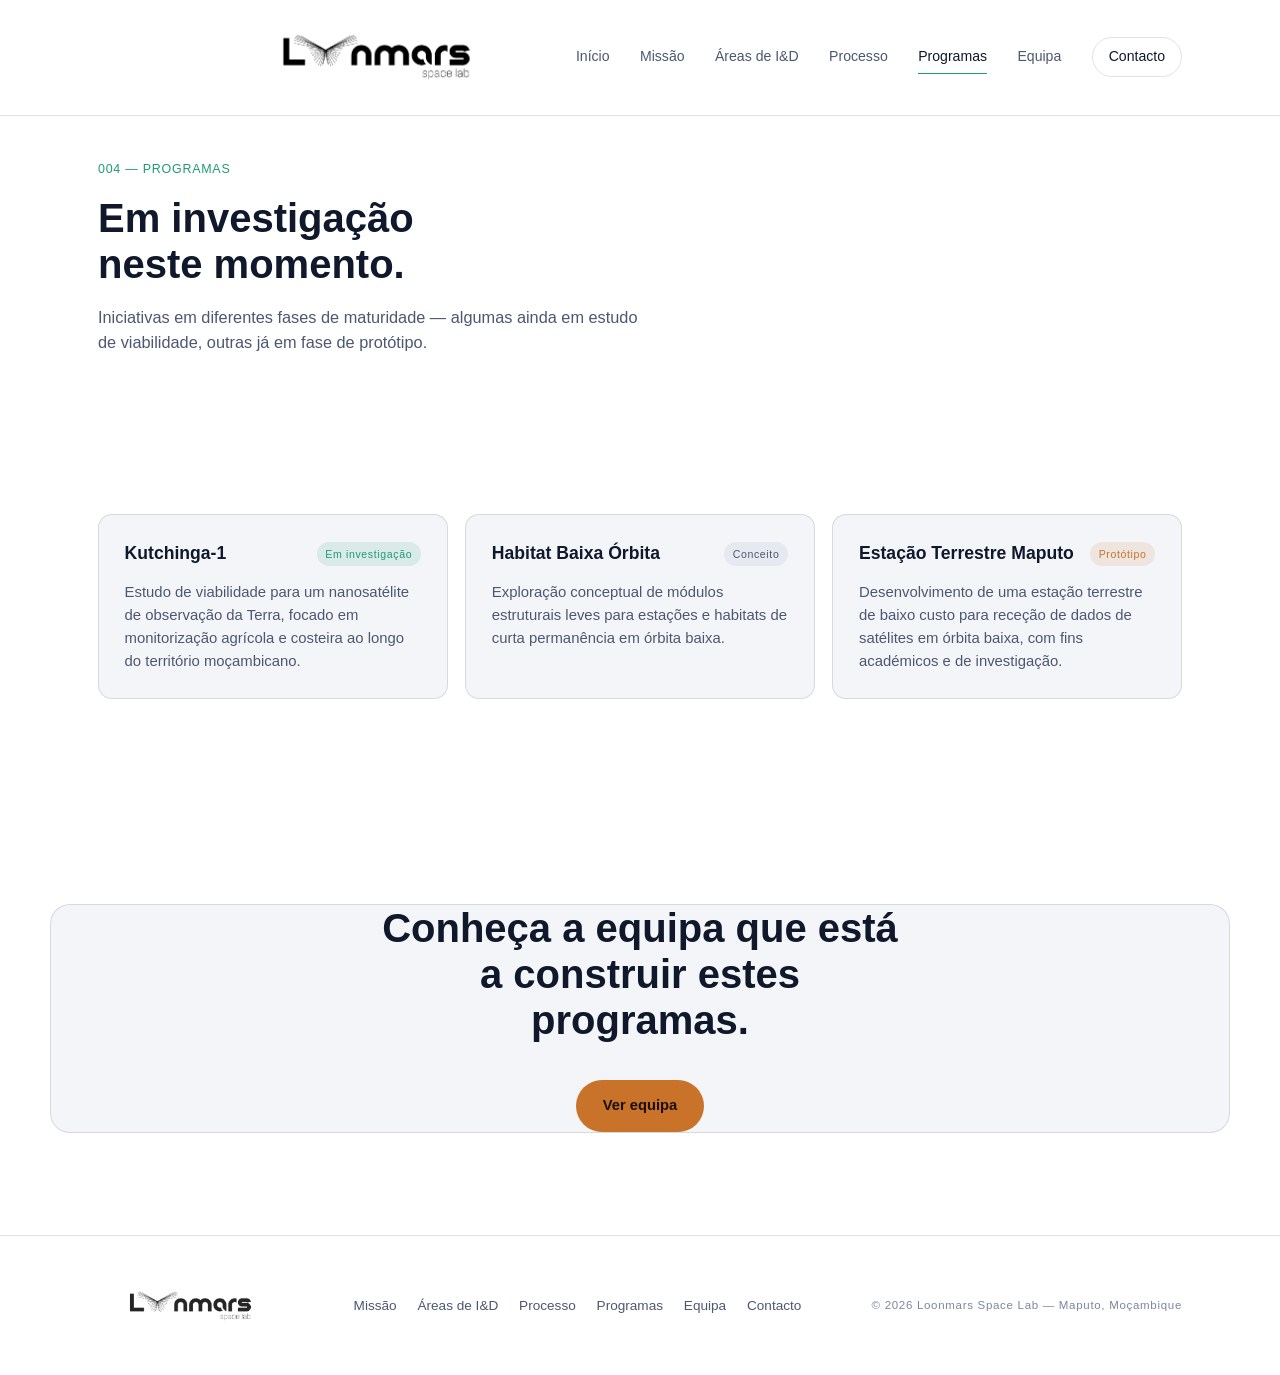
<file: programas.html>
<!DOCTYPE html>
<html lang="pt-MZ">
<head>
<meta charset="UTF-8">
<meta name="viewport" content="width=device-width, initial-scale=1.0">
<title>Programas — Loonmars Space Lab</title>
<meta name="description" content="Programas e iniciativas em investigação na Loonmars Space Lab.">

<link rel="preconnect" href="https://fonts.googleapis.com">
<link rel="preconnect" href="https://fonts.gstatic.com" crossorigin>
<link href="https://fonts.googleapis.com/css2?family=Space+Grotesk:wght@400;500;600;700&display=swap" rel="stylesheet">
<link rel="icon" href="logo.png" type="image/png">

<link rel="stylesheet" href="styles.css">
</head>
<body>

<canvas id="starfield" aria-hidden="true"></canvas>

<header class="site-header" id="siteHeader">
  <div class="header-inner">
    <a href="index.html" class="brand">
      <img src="logo.png" alt="Loonmars Space Lab" class="brand-logo">
    </a>

    <nav class="main-nav" id="mainNav">
      <a href="index.html" data-nav>Início</a>
      <a href="missao.html" data-nav>Missão</a>
      <a href="areas.html" data-nav>Áreas de I&D</a>
      <a href="processo.html" data-nav>Processo</a>
      <a href="programas.html" class="active" data-nav>Programas</a>
      <a href="equipa.html" data-nav>Equipa</a>
      <a href="contacto.html" class="nav-cta" data-nav>Contacto</a>
    </nav>

    <button class="menu-toggle" id="menuToggle" aria-label="Abrir menu" aria-expanded="false" aria-controls="mainNav">
      <span></span><span></span><span></span>
    </button>
  </div>
</header>

<section class="page-header">
  <div class="section-inner">
    <p class="eyebrow mono">004 — Programas</p>
    <h1 class="section-title big-title reveal in-view">Em investigação neste momento.</h1>
    <p class="body-text max-60 reveal in-view">Iniciativas em diferentes fases de maturidade — algumas ainda em estudo de viabilidade, outras já em fase de protótipo.</p>
  </div>
</section>

<main>
<section class="section">
  <div class="section-inner">
    <div class="program-list reveal">
      <article class="program-card">
        <div class="program-head">
          <h3>Kutchinga-1</h3>
          <span class="status-tag status-research mono">Em investigação</span>
        </div>
        <p>Estudo de viabilidade para um nanosatélite de observação da Terra, focado
        em monitorização agrícola e costeira ao longo do território moçambicano.</p>
      </article>

      <article class="program-card">
        <div class="program-head">
          <h3>Habitat Baixa Órbita</h3>
          <span class="status-tag status-concept mono">Conceito</span>
        </div>
        <p>Exploração conceptual de módulos estruturais leves para estações e
        habitats de curta permanência em órbita baixa.</p>
      </article>

      <article class="program-card">
        <div class="program-head">
          <h3>Estação Terrestre Maputo</h3>
          <span class="status-tag status-prototype mono">Protótipo</span>
        </div>
        <p>Desenvolvimento de uma estação terrestre de baixo custo para receção de
        dados de satélites em órbita baixa, com fins académicos e de investigação.</p>
      </article>
    </div>
  </div>
</section>

<section class="section cta-band">
  <div class="section-inner cta-inner reveal">
    <h2 class="section-title">Conheça a equipa que está a construir estes programas.</h2>
    <a href="equipa.html" class="btn btn-primary">Ver equipa</a>
  </div>
</section>
</main>

<footer class="site-footer">
  <div class="footer-inner">
    <div class="footer-brand">
      <img src="logo.png" alt="Loonmars Space Lab" class="footer-logo">
    </div>
    <nav class="footer-nav">
      <a href="missao.html">Missão</a>
      <a href="areas.html">Áreas de I&amp;D</a>
      <a href="processo.html">Processo</a>
      <a href="programas.html">Programas</a>
      <a href="equipa.html">Equipa</a>
      <a href="contacto.html">Contacto</a>
    </nav>
    <p class="footer-copy mono">© <span id="year"></span> Loonmars Space Lab — Maputo, Moçambique</p>
  </div>
</footer>

<script src="script.js"></script>
</body>
</html>
</file>
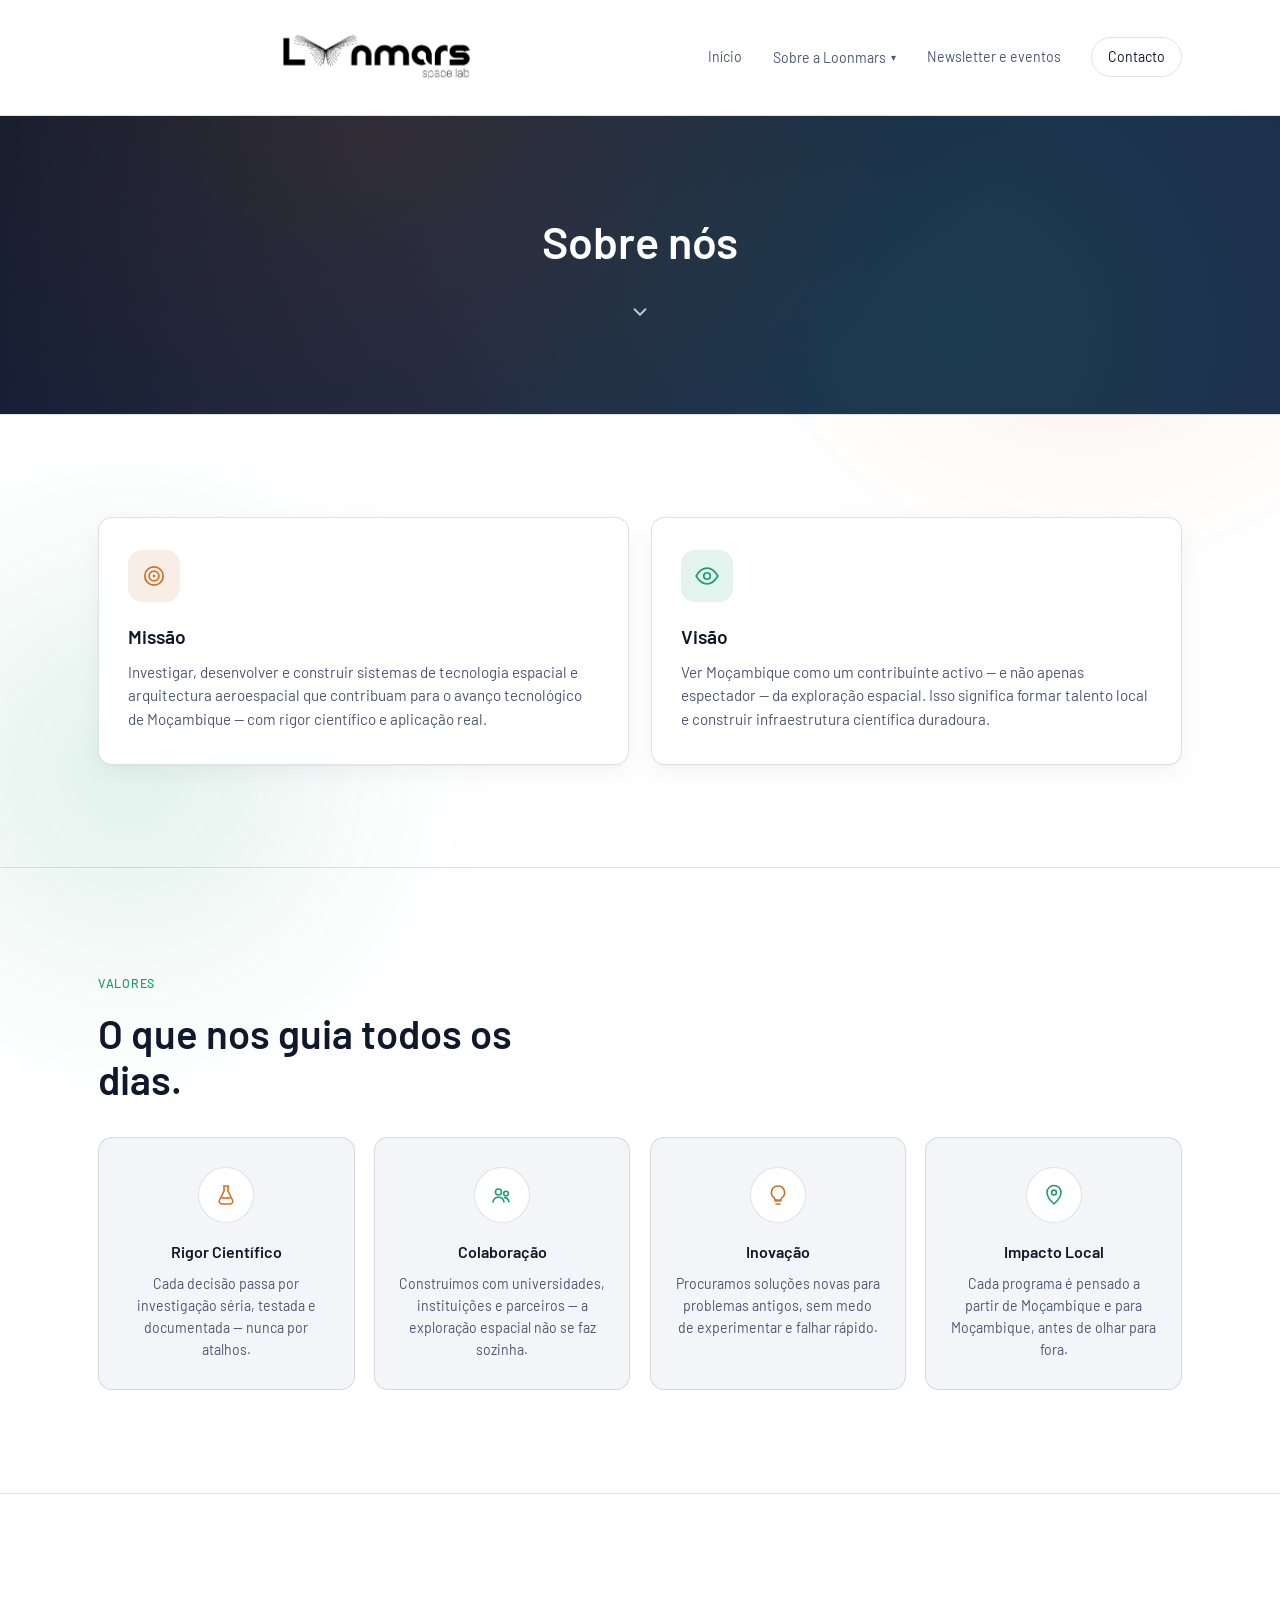
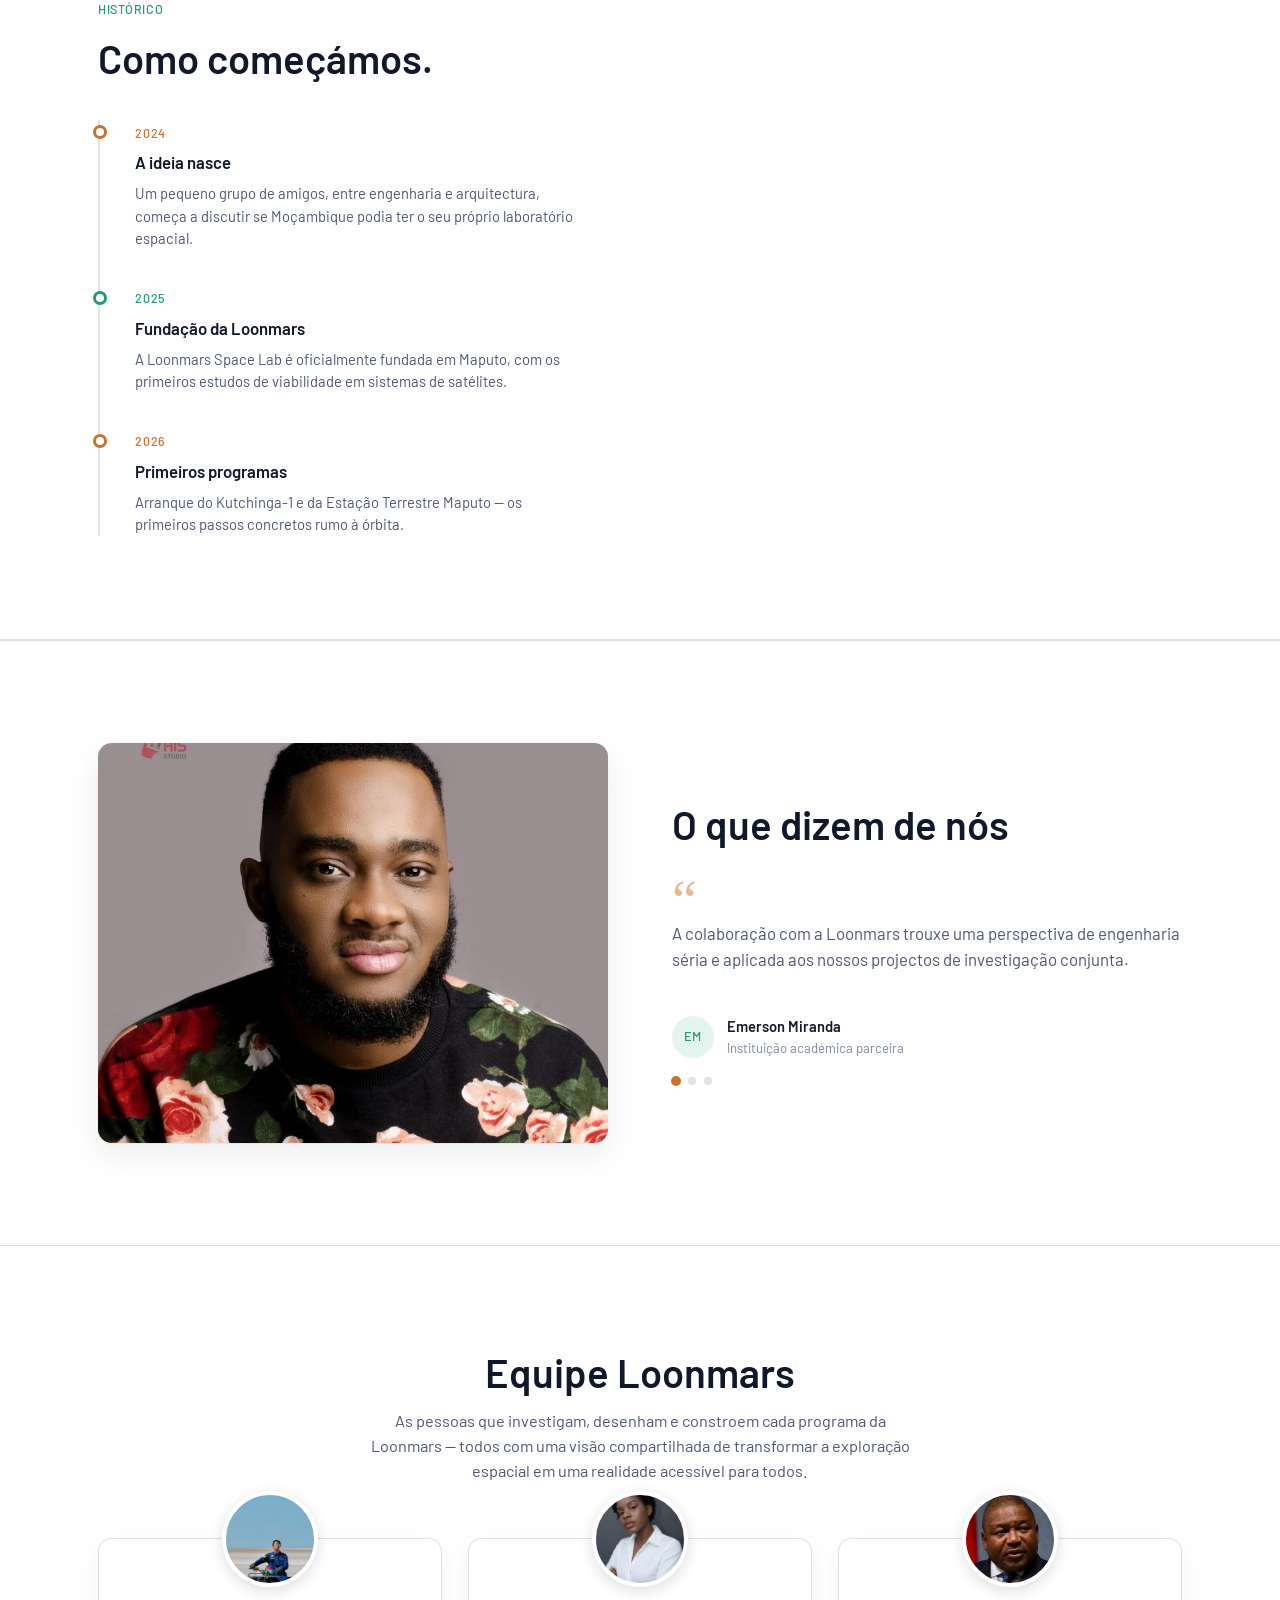
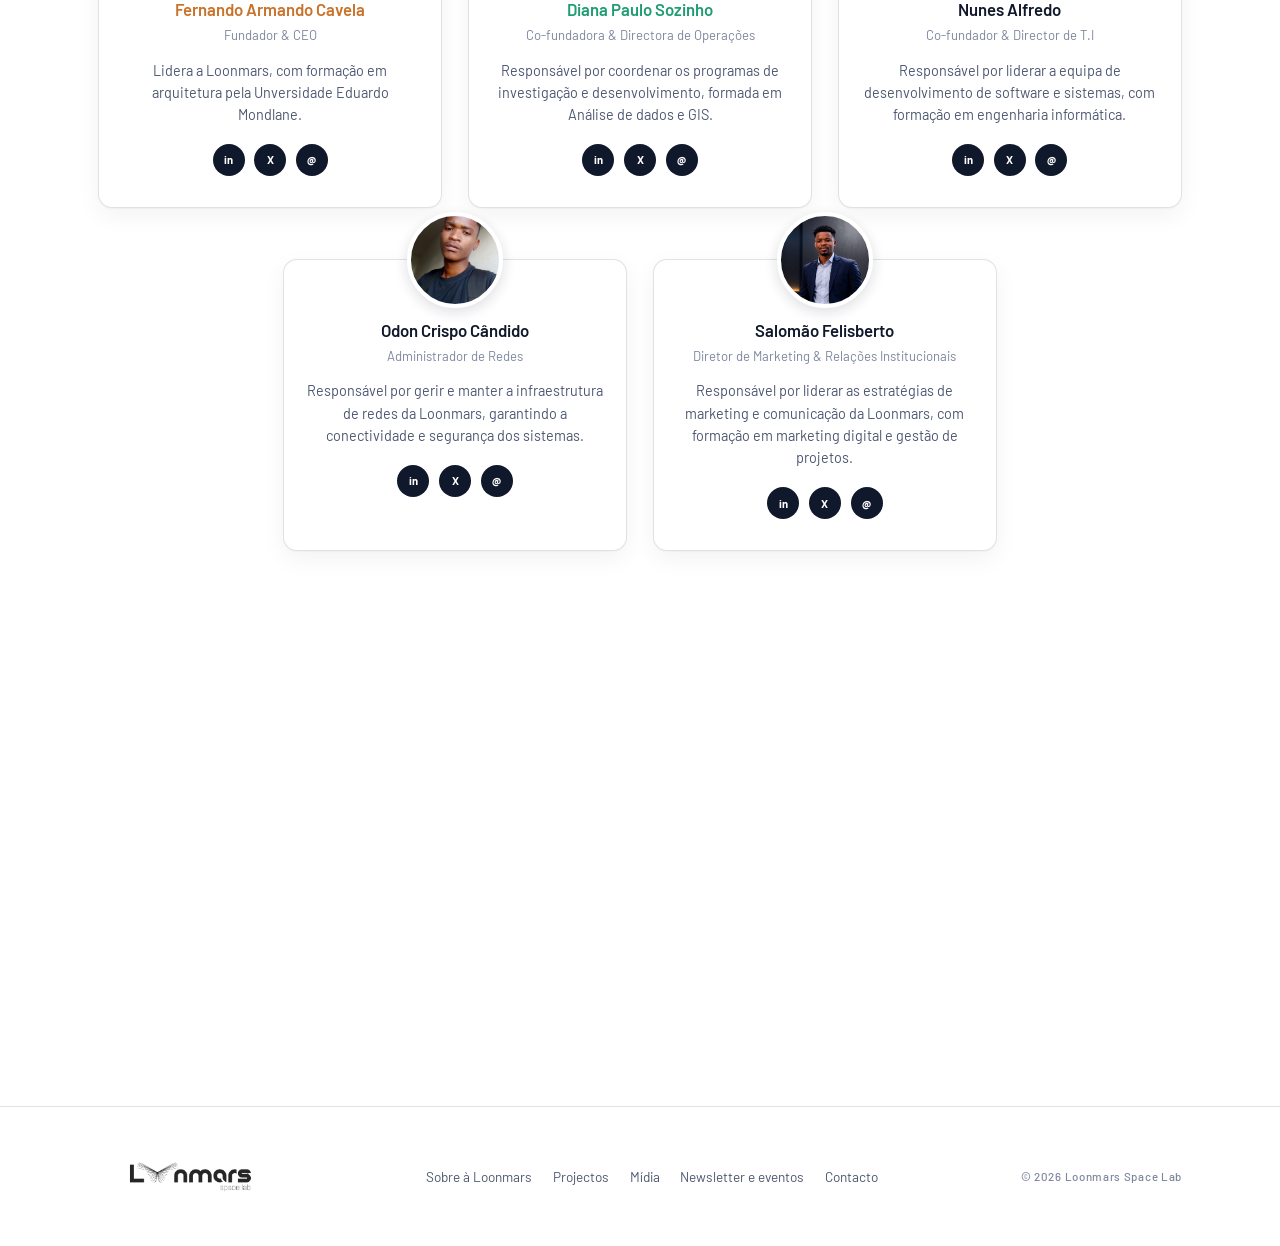
<file: sobre.html>
<!DOCTYPE html>
<html lang="pt-MZ">
<head>
<meta charset="UTF-8">
<meta name="viewport" content="width=device-width, initial-scale=1.0">
<title>Sobre à Loonmars — Loonmars Space Lab</title>
<meta name="description" content="Conheça a Loonmars Space Lab, a equipa por trás da investigação espacial moçambicana.">

<link rel="preconnect" href="https://fonts.googleapis.com">
<link rel="preconnect" href="https://fonts.gstatic.com" crossorigin>
<link href="https://fonts.googleapis.com/css2?family=Barlow:wght@400;500;600;700&display=swap" rel="stylesheet">
<link rel="icon" href="logo.png" type="image/png">

<link rel="stylesheet" href="styles.css">
</head>
<body>

<canvas id="starfield" aria-hidden="true"></canvas>
<div class="bg-aura bg-aura-ochre" aria-hidden="true"></div>
<div class="bg-aura bg-aura-signal" aria-hidden="true"></div>

<header class="site-header" id="siteHeader">
  <div class="header-inner">
    <a href="index.html" class="brand">
      <img src="logo.png" alt="Loonmars Space Lab" class="brand-logo">
    </a>

    <nav class="main-nav" id="mainNav">
      <a href="index.html" data-nav>Início</a>

      <div class="nav-dropdown">
        <button type="button" class="nav-dropdown-toggle" aria-haspopup="true" aria-expanded="false">
          Sobre a Loonmars <span class="caret">▾</span>
        </button>
        <div class="nav-dropdown-menu">
          <a href="sobre.html" class="active" data-nav>Sobre a Loonmars</a>
          <a href="projectos.html" data-nav>Projectos</a>
          <a href="midia.html" data-nav>Mídia</a>
        </div>
      </div>

      <a href="newsletter.html" data-nav>Newsletter e eventos</a>
      <a href="contacto.html" class="nav-cta" data-nav>Contacto</a>
    </nav>

    <button class="menu-toggle" id="menuToggle" aria-label="Abrir menu" aria-expanded="false" aria-controls="mainNav">
      <span></span><span></span><span></span>
    </button>
  </div>
</header>

<!-- Dark banner, matching the reference layout's centered title + scroll chevron -->
<section class="about-banner">
  <h1>Sobre nós</h1>
  <a href="#quem-somos" class="banner-chevron" aria-label="Descer para o conteúdo">
    <svg width="22" height="22" viewBox="0 0 24 24" fill="none">
      <path d="M6 9l6 6 6-6" stroke="currentColor" stroke-width="2" stroke-linecap="round" stroke-linejoin="round"/>
    </svg>
  </a>
</section>

<main>

<!-- ============ INTRO: "A strong team..." ============ -->
<!-- ============ MISSÃO & VISÃO ============ -->
<section class="section section-alt">
  <div class="section-inner">
    <div class="mv-grid reveal">
      <article class="mv-card">
        <span class="mv-icon" aria-hidden="true">
          <svg viewBox="0 0 24 24" fill="none">
            <circle cx="12" cy="12" r="8.5" stroke="currentColor" stroke-width="1.6"/>
            <circle cx="12" cy="12" r="4.5" stroke="currentColor" stroke-width="1.6"/>
            <circle cx="12" cy="12" r="1.2" fill="currentColor"/>
          </svg>
        </span>
        <h3>Missão</h3>
        <p>
          Investigar, desenvolver e construir sistemas de tecnologia espacial e
          arquitectura aeroespacial que contribuam para o avanço tecnológico de
          Moçambique — com rigor científico e aplicação real.
        </p>
      </article>

      <article class="mv-card">
        <span class="mv-icon" aria-hidden="true">
          <svg viewBox="0 0 24 24" fill="none">
            <path d="M2 12c2.8-4.8 6.4-7.2 10-7.2s7.2 2.4 10 7.2c-2.8 4.8-6.4 7.2-10 7.2S4.8 16.8 2 12Z" stroke="currentColor" stroke-width="1.6" stroke-linejoin="round"/>
            <circle cx="12" cy="12" r="3" stroke="currentColor" stroke-width="1.6"/>
          </svg>
        </span>
        <h3>Visão</h3>
        <p>
          Ver Moçambique como um contribuinte activo — e não apenas espectador — da
          exploração espacial. Isso significa formar talento local e construir
          infraestrutura científica duradoura.
        </p>
      </article>
    </div>
  </div>
</section>

<!-- ============ VALORES ============ -->
<section class="section">
  <div class="section-inner">
    <p class="eyebrow mono">Valores</p>
    <h2 class="section-title">O que nos guia todos os dias.</h2>

    <div class="value-grid reveal">
      <article class="value-card">
        <span class="value-icon" aria-hidden="true">
          <svg viewBox="0 0 24 24" fill="none">
            <path d="M9 3h6M10 3v5.2L5.5 17c-.9 1.8.4 4 2.4 4h8.2c2 0 3.3-2.2 2.4-4L14 8.2V3" stroke="currentColor" stroke-width="1.6" stroke-linejoin="round"/>
            <path d="M7.5 15h9" stroke="currentColor" stroke-width="1.6"/>
          </svg>
        </span>
        <h3>Rigor Científico</h3>
        <p>Cada decisão passa por investigação séria, testada e documentada — nunca por atalhos.</p>
      </article>

      <article class="value-card">
        <span class="value-icon" aria-hidden="true">
          <svg viewBox="0 0 24 24" fill="none">
            <circle cx="8.5" cy="9" r="3" stroke="currentColor" stroke-width="1.6"/>
            <circle cx="16" cy="10.5" r="2.3" stroke="currentColor" stroke-width="1.6"/>
            <path d="M3 19c.6-3 2.6-4.8 5.5-4.8S13.4 16 14 19" stroke="currentColor" stroke-width="1.6" stroke-linecap="round"/>
            <path d="M14.5 14.6c2.3.1 3.9 1.7 4.4 4" stroke="currentColor" stroke-width="1.6" stroke-linecap="round"/>
          </svg>
        </span>
        <h3>Colaboração</h3>
        <p>Construímos com universidades, instituições e parceiros — a exploração espacial não se faz sozinha.</p>
      </article>

      <article class="value-card">
        <span class="value-icon" aria-hidden="true">
          <svg viewBox="0 0 24 24" fill="none">
            <path d="M9 18h6M10 21h4" stroke="currentColor" stroke-width="1.6" stroke-linecap="round"/>
            <path d="M12 3a6.5 6.5 0 0 0-3.8 11.8c.5.4.8 1 .8 1.7v.5h6v-.5c0-.7.3-1.3.8-1.7A6.5 6.5 0 0 0 12 3Z" stroke="currentColor" stroke-width="1.6" stroke-linejoin="round"/>
          </svg>
        </span>
        <h3>Inovação</h3>
        <p>Procuramos soluções novas para problemas antigos, sem medo de experimentar e falhar rápido.</p>
      </article>

      <article class="value-card">
        <span class="value-icon" aria-hidden="true">
          <svg viewBox="0 0 24 24" fill="none">
            <path d="M12 21s7-6.3 7-11.5A7 7 0 0 0 5 9.5C5 14.7 12 21 12 21Z" stroke="currentColor" stroke-width="1.6" stroke-linejoin="round"/>
            <circle cx="12" cy="9.5" r="2.4" stroke="currentColor" stroke-width="1.6"/>
          </svg>
        </span>
        <h3>Impacto Local</h3>
        <p>Cada programa é pensado a partir de Moçambique e para Moçambique, antes de olhar para fora.</p>
      </article>
    </div>
  </div>
</section>

<!-- ============ HISTÓRICO ============ -->
<section class="section section-alt">
  <div class="section-inner">
    <p class="eyebrow mono">Histórico</p>
    <h2 class="section-title">Como começámos.</h2>

    <div class="history-timeline reveal">
      <div class="history-item">
        <div class="history-dot" aria-hidden="true"></div>
        <span class="history-year mono">2024</span>
        <h3>A ideia nasce</h3>
        <p>Um pequeno grupo de amigos, entre engenharia e arquitectura, começa a discutir se Moçambique podia ter o seu próprio laboratório espacial.</p>
      </div>
      <div class="history-item">
        <div class="history-dot" aria-hidden="true"></div>
        <span class="history-year mono">2025</span>
        <h3>Fundação da Loonmars</h3>
        <p>A Loonmars Space Lab é oficialmente fundada em Maputo, com os primeiros estudos de viabilidade em sistemas de satélites.</p>
      </div>
      <div class="history-item">
        <div class="history-dot" aria-hidden="true"></div>
        <span class="history-year mono">2026</span>
        <h3>Primeiros programas</h3>
        <p>Arranque do Kutchinga-1 e da Estação Terrestre Maputo — os primeiros passos concretos rumo à órbita.</p>
      </div>
    </div>
  </div>
</section>

<!-- ============ PHOTO + TESTEMUNHOS ============ -->
<section class="section section-alt">
  <div class="section-inner">
    <div class="photo-testimonial reveal">
      <!-- PLACEHOLDER: substitua por uma foto real da equipa/laboratório, ex:
           style="background-image: url('images/equipa-laboratorio.jpg')" -->
      <div class="about-photo" id="aboutPhoto" role="img" aria-label="Foto correspondente ao testemunho"></div>

      <div class="testimonial-block">
        <h2 class="section-title">O que dizem de nós</h2>
        <div class="testimonial-quote">
          <span class="quote-mark" aria-hidden="true">&ldquo;</span>
          <p id="testimonialText" class="testimonial-text"></p>
          <div class="testimonial-author">
            <div class="author-avatar mono" id="testimonialInitials"></div>
            <div>
              <p class="author-name" id="testimonialName"></p>
              <p class="author-role" id="testimonialRole"></p>
            </div>
          </div>
        </div>
        <div class="dot-nav" id="testimonialDots" role="tablist" aria-label="Escolher testemunho"></div>
      </div>
    </div>
  </div>
</section>

<!-- ============ MEET THE TEAM ============ -->
<section class="section" id="equipa">
  <div class="section-inner">
    <h2 class="section-title center-title">Equipe Loonmars</h2>
    <p class="body-text max-60 center-copy">
      As pessoas que investigam, desenham e constroem cada programa da Loonmars —
      todos com uma visão compartilhada de transformar a exploração espacial em uma realidade acessível para todos.
    </p>

    <!-- PLACEHOLDER: troque cada .member-photo por uma foto real, ex:
         style="background-image: url('images/maria-smith.jpg')" -->
    <div class="team-grid-v2 reveal">
      <article class="member-card">
        <div class="member-photo member-photo-1" role="img" aria-label="Foto de Fernando A Cavela"></div>
        <div class="member-body">
          <h3 class="member-name accent-ochre">Fernando Armando Cavela</h3>
          <p class="member-role">Fundador &amp; CEO</p>
          <p class="member-bio">
            Lidera a Loonmars, com formação em arquitetura pela Unversidade Eduardo Mondlane.
          </p>
          <div class="member-social">
            <a href="#" aria-label="LinkedIn">in</a>
            <a href="#" aria-label="X / Twitter">X</a>
            <a href="#" aria-label="Email">@</a>
          </div>
        </div>
      </article>

      <article class="member-card">
        <div class="member-photo member-photo-2" role="img" aria-label="Foto da Diana Paulo Sozinho"></div>
        <div class="member-body">
          <h3 class="member-name accent-signal">Diana Paulo Sozinho</h3>
          <p class="member-role">Co-fundadora &amp; Directora de Operações</p>
          <p class="member-bio">
            Responsável por coordenar os programas de investigação e desenvolvimento, formada em Análise de dados e GIS.
          </p>
          <div class="member-social">
            <a href="#" aria-label="LinkedIn">in</a>
            <a href="#" aria-label="X / Twitter">X</a>
            <a href="#" aria-label="Email">@</a>
          </div>
        </div>
      </article>

      <article class="member-card">
        <div class="member-photo member-photo-3" role="img" aria-label="Foto do Nunes Alfredo"></div>
        <div class="member-body">
          <h3 class="member-name accent-navy">Nunes Alfredo</h3>
          <p class="member-role">Co-fundador &amp; Director de T.I</p>
          <p class="member-bio">
            Responsável por liderar a equipa de desenvolvimento de software e sistemas, com formação em engenharia informática.
          </p>
          <div class="member-social">
            <a href="#" aria-label="LinkedIn">in</a>
            <a href="#" aria-label="X / Twitter">X</a>
            <a href="#" aria-label="Email">@</a>
          </div>
        </div>
      </article>

      <article class="member-card">
        <div class="member-photo member-photo-4" role="img" aria-label="Foto do Odon Crispo Cândido"></div>
        <div class="member-body">
          <h3 class="member-name accent-navy">Odon Crispo Cândido</h3>
          <p class="member-role">Administrador de Redes</p>
          <p class="member-bio">
            Responsável por gerir e manter a infraestrutura de redes da Loonmars, garantindo a conectividade e segurança dos sistemas.
          </p>
          <div class="member-social">
            <a href="#" aria-label="LinkedIn">in</a>
            <a href="#" aria-label="X / Twitter">X</a>
            <a href="#" aria-label="Email">@</a>
          </div>
        </div>
      </article>

      <article class="member-card">
        <div class="member-photo member-photo-5" role="img" aria-label="Foto do Salomão Felisberto"></div>
        <div class="member-body">
          <h3 class="member-name accent-navy">Salomão Felisberto</h3>
          <p class="member-role">Diretor de Marketing &amp; Relações Institucionais</p>
          <p class="member-bio">
            Responsável por liderar as estratégias de marketing e comunicação da Loonmars, com formação em marketing digital e gestão de projetos.
          </p>
          <div class="member-social">
            <a href="#" aria-label="LinkedIn">in</a>
            <a href="#" aria-label="X / Twitter">X</a>
            <a href="#" aria-label="Email">@</a>
          </div>
        </div>
      </article>

    </div>
  </div>
</section>

<section class="section cta-band">
  <div class="section-inner cta-inner reveal">
    <h2 class="section-title">Quer colaborar connosco?</h2>
    <p class="body-text max-60">
      Investigadores, engenheiros, instituições e parceiros são bem-vindos a entrar em
      contacto.
    </p>
    <a href="contacto.html" class="btn btn-primary">Fale connosco</a>
  </div>
</section>

</main>

<footer class="site-footer">
  <div class="footer-inner">
    <div class="footer-brand">
      <img src="logo.png" alt="Loonmars Space Lab" class="footer-logo">
    </div>
    <nav class="footer-nav">
      <a href="sobre.html">Sobre à Loonmars</a>
      <a href="projectos.html">Projectos</a>
      <a href="midia.html">Mídia</a>
      <a href="newsletter.html">Newsletter e eventos</a>
      <a href="contacto.html">Contacto</a>
    </nav>
    <p class="footer-copy mono">© <span id="year"></span> Loonmars Space Lab</p>
  </div>
</footer>

<script src="script.js"></script>
</body>
</html>
</file>
<file: styles.css>
/* ==========================================================================
   LOONMARS SPACE LAB — STYLES
   Design tokens are declared as CSS variables in :root — edit values there
   to re-theme the whole site.
   ========================================================================== */

:root {
  /* Header height — kept in sync automatically by script.js, this is just a fallback */
  --header-h: 84px;
  /* Announcement ticker bar height — kept constant across breakpoints so the
     header can sit reliably right below it */
  --ticker-h: 32px;

  /* Color — light theme */
  --void: #ffffff;         /* page background */
  --deep: #f4f5f8;         /* raised panels */
  --panel: #ffffff;        /* cards */
  --line: rgba(15, 22, 38, 0.12);
  --ochre: #c9722a;        /* signature accent — deepened for contrast on white */
  --ochre-soft: rgba(201, 114, 42, 0.12);
  --signal: #1f9c72;        /* telemetry green — deepened for contrast on white */
  --signal-soft: rgba(31, 156, 114, 0.12);
  --star: #10182b;         /* primary text on light background */
  --muted: #4d5771;        /* secondary text */
  --muted-2: #7c869e;

  /* Type — single clean sans-serif used everywhere, per site preference */
  --font-display: "Barlow", -apple-system, BlinkMacSystemFont, sans-serif;
  --font-body: "Barlow", -apple-system, BlinkMacSystemFont, sans-serif;
  --font-mono: "Barlow", -apple-system, BlinkMacSystemFont, sans-serif;

  /* Layout */
  --max-w: 1180px;
  --pad: clamp(1.25rem, 4vw, 3rem);
  --radius: 14px;
}

/* ---------- Reset ---------- */
*, *::before, *::after { box-sizing: border-box; }
html {
  scroll-behavior: smooth;
  overflow-x: hidden;
}
body {
  margin: 0;
  overflow-x: hidden;
  background: var(--void);
  color: var(--star);
  font-family: var(--font-body);
  line-height: 1.55;
  -webkit-font-smoothing: antialiased;
}
h1, h2, h3 { font-family: var(--font-display); margin: 0; font-weight: 600; }
p { margin: 0; }
a { color: inherit; text-decoration: none; }
ul, ol { margin: 0; padding: 0; list-style: none; }
button { font-family: inherit; }
img { max-width: 100%; display: block; }

.mono {
  font-family: var(--font-mono);
  letter-spacing: 0.06em;
  font-weight: 500;
}

@media (prefers-reduced-motion: reduce) {
  *, *::before, *::after {
    animation-duration: 0.001ms !important;
    animation-iteration-count: 1 !important;
    transition-duration: 0.001ms !important;
    scroll-behavior: auto !important;
  }
}

/* ---------- Starfield canvas ---------- */
/* Hidden on the light theme — the twinkling star canvas was designed for a
   dark background. Delete this rule (and the <canvas> tag) if you want to
   remove it from the markup entirely, or re-enable it by removing this
   display:none if you switch back to a dark theme. */
#starfield {
  display: none;
}

/* ---------- Ambient background glow ---------- */
.bg-aura {
  position: fixed;
  z-index: 0;
  pointer-events: none;
  border-radius: 50%;
  filter: blur(100px);
  opacity: 0.22;
  animation: auraPulse 12s ease-in-out infinite;
}
.bg-aura-ochre {
  top: -10%;
  right: -8%;
  width: 46vw;
  height: 46vw;
  max-width: 620px;
  max-height: 620px;
  background: radial-gradient(circle, var(--ochre) 0%, transparent 70%);
}
.bg-aura-signal {
  bottom: -14%;
  left: -10%;
  width: 40vw;
  height: 40vw;
  max-width: 560px;
  max-height: 560px;
  background: radial-gradient(circle, var(--signal) 0%, transparent 70%);
  animation-delay: -6s;
}
@keyframes auraPulse {
  0%, 100% { transform: scale(1); opacity: 0.18; }
  50% { transform: scale(1.15); opacity: 0.3; }
}
@media (prefers-reduced-motion: reduce) {
  .bg-aura { animation: none; }
}

/* ---------- Focus ---------- */
a:focus-visible,
button:focus-visible,
input:focus-visible,
textarea:focus-visible,
select:focus-visible {
  outline: 2px solid var(--signal);
  outline-offset: 3px;
  border-radius: 4px;
}

/* ---------- Header ---------- */
/* ---------- Announcement ticker bar ---------- */
.announce-ticker {
  position: fixed;
  top: 0; left: 0; right: 0;
  z-index: 101;
  height: var(--ticker-h);
  background: var(--star);
  color: #fff;
  overflow: hidden;
  display: flex;
  align-items: center;
}
.ticker-track {
  display: flex;
  width: max-content;
  animation: tickerScroll 26s linear infinite;
}
.ticker-content {
  display: inline-flex;
  align-items: center;
  white-space: nowrap;
  padding-right: 3rem;
  font-family: var(--font-mono);
  font-size: 0.74rem;
  letter-spacing: 0.03em;
}
.ticker-content .sep { margin: 0 0.9rem; color: var(--ochre); }
@keyframes tickerScroll {
  from { transform: translateX(0); }
  to { transform: translateX(-50%); }
}
@media (prefers-reduced-motion: reduce) {
  .ticker-track { animation-play-state: paused; }
}
@media (max-width: 520px) {
  .ticker-content { font-size: 0.68rem; }
}

.site-header {
  position: fixed;
  top: 0; left: 0; right: 0;
  z-index: 100;
  background: #ffffff;
  border-bottom: 1px solid var(--line);
  transition: box-shadow 0.3s ease;
}
.site-header.scrolled {
  box-shadow: 0 2px 10px rgba(16,24,43,0.06);
}
/* Only index.html has the ticker bar (body.has-ticker) — push its header
   down to make room. Other pages keep the header flush at the top. */
body.has-ticker .site-header {
  top: var(--ticker-h);
}
.header-inner {
  max-width: var(--max-w);
  margin: 0 auto;
  padding: 0.9rem var(--pad);
  padding-left: calc(var(--pad) + 8.5rem);
  display: flex;
  align-items: center;
  justify-content: space-between;
  gap: 1rem;
}
.brand {
  display: flex;
  align-items: center;
}
.brand-logo {
  height: 86px;
  width: auto;
  display: block;
  /* The source logo.png is white — inverted here so it reads as dark on
     the white background. If you upload a version of the logo that's
     already dark/navy, delete this filter line. */
  filter: invert(1);
}

.main-nav {
  display: flex;
  align-items: center;
  gap: 1.9rem;
}
.main-nav a {
  font-size: 0.88rem;
  color: var(--muted);
  transition: color 0.2s ease;
  position: relative;
}
.main-nav a:hover,
.main-nav a.active { color: var(--star); }
.main-nav a[data-nav]:not(.nav-cta)::after {
  content: "";
  position: absolute;
  left: 0; bottom: -6px;
  width: 0;
  height: 1px;
  background: var(--signal);
  transition: width 0.25s ease;
}
.main-nav a[data-nav]:not(.nav-cta):hover::after,
.main-nav a[data-nav].active::after { width: 100%; }

.nav-cta {
  border: 1px solid var(--line);
  padding: 0.5rem 1rem;
  border-radius: 999px;
  color: var(--star) !important;
}
.nav-cta:hover { border-color: var(--signal); background: var(--signal-soft); }

/* Webmail button — pinned to the true corner of the header */
.webmail-btn {
  position: absolute;
  left: 0.9rem;
  top: 50%;
  transform: translateY(-50%);
  z-index: 2;
  display: flex;
  align-items: center;
  gap: 0.45rem;
  padding: 0.5rem 0.9rem 0.5rem 0.7rem;
  border-radius: 999px;
  background: var(--deep);
  border: 1px solid var(--line);
  color: var(--star);
  font-size: 0.8rem;
  font-weight: 600;
  white-space: nowrap;
  transition: background 0.2s ease, color 0.2s ease, border-color 0.2s ease, transform 0.2s ease;
}
.webmail-btn svg { width: 16px; height: 16px; flex-shrink: 0; }
.webmail-btn:hover {
  background: var(--ochre);
  border-color: var(--ochre);
  color: #fff;
  transform: translateY(-50%) translateY(-2px);
}

.menu-toggle {
  display: none;
  flex-direction: column;
  gap: 5px;
  background: none;
  border: none;
  padding: 0.4rem;
  cursor: pointer;
}
.menu-toggle span {
  width: 22px; height: 2px;
  background: var(--star);
  border-radius: 2px;
  transition: transform 0.25s ease, opacity 0.25s ease;
}
.menu-toggle[aria-expanded="true"] span:nth-child(1) { transform: translateY(7px) rotate(45deg); }
.menu-toggle[aria-expanded="true"] span:nth-child(2) { opacity: 0; }
.menu-toggle[aria-expanded="true"] span:nth-child(3) { transform: translateY(-7px) rotate(-45deg); }

/* ---------- Hero ---------- */
.hero {
  position: relative;
  z-index: 1;
  min-height: 100svh;
  display: flex;
  align-items: center;
  padding: calc(var(--header-h) + 2rem) var(--pad) 4rem;
  overflow-x: hidden;
}

/* Dark "network" hero variant — used on the homepage */
.hero-dark {
  background:
    radial-gradient(circle at 15% 15%, rgba(79,214,255,0.10), transparent 45%),
    radial-gradient(circle at 85% 75%, rgba(224,146,60,0.10), transparent 45%),
    linear-gradient(135deg, #05070f 0%, #14103a 45%, #2c1f66 78%, #3c2a86 100%);
  justify-content: center;
}
.hero-network {
  position: absolute;
  inset: 0;
  width: 100%;
  height: 100%;
  z-index: 0;
}
.hero-inner-centered {
  max-width: 780px;
  text-align: center;
  margin: 0 auto;
  position: relative;
  z-index: 2;
}
.hero-dark .eyebrow { color: #7fe6c9; }
.hero-dark .hero-title {
  color: #fff;
  font-size: clamp(2.6rem, 6vw, 4.6rem);
}
.hero-dark .hero-lede {
  color: rgba(255,255,255,0.72);
  margin-left: auto;
  margin-right: auto;
}
.hero-dark .hero-actions { justify-content: center; }
.btn-ghost-dark {
  border-color: rgba(255,255,255,0.3);
  color: #fff !important;
}
.btn-ghost-dark:hover { border-color: #fff; background: rgba(255,255,255,0.08); }

/* Vertical side label */
.hero-vertical-label {
  position: absolute;
  right: clamp(1.2rem, 3vw, 2.6rem);
  top: 50%;
  transform: translateY(-50%) rotate(180deg);
  writing-mode: vertical-rl;
  color: rgba(255,255,255,0.55);
  font-size: 0.78rem;
  letter-spacing: 0.14em;
  z-index: 2;
  display: none;
}
.hero-chevron {
  position: absolute;
  left: 50%;
  bottom: 1.8rem;
  transform: translateX(-50%);
  color: rgba(255,255,255,0.6);
  z-index: 2;
}

.hero-inner {
  max-width: 640px;
  position: relative;
  z-index: 2;
}
.eyebrow {
  color: var(--signal);
  font-size: 0.78rem;
  text-transform: uppercase;
  margin-bottom: 1rem;
  display: inline-block;
}
.hero-title {
  font-size: clamp(2.4rem, 5.4vw, 4rem);
  line-height: 1.05;
  letter-spacing: -0.01em;
  margin-bottom: 1.4rem;
}
.hero-lede {
  color: var(--muted);
  font-size: clamp(1rem, 1.6vw, 1.15rem);
  max-width: 46ch;
  margin-bottom: 2.2rem;
}
.hero-actions { display: flex; gap: 0.9rem; flex-wrap: wrap; }

.btn {
  display: inline-flex;
  align-items: center;
  justify-content: center;
  padding: 0.85rem 1.6rem;
  border-radius: 999px;
  font-size: 0.92rem;
  font-weight: 600;
  transition: transform 0.2s ease, background 0.2s ease, border-color 0.2s ease;
  border: 1px solid transparent;
  cursor: pointer;
}
.btn-primary { background: var(--ochre); color: #1a0f04; }
.btn-primary:hover { transform: translateY(-2px); background: #ec9d4c; }
.btn-ghost { border-color: var(--line); color: var(--star); }
.btn-ghost:hover { border-color: var(--signal); background: var(--signal-soft); transform: translateY(-2px); }
.btn-full { width: 100%; }

/* Hero orbit signature */
.hero-orbit {
  position: absolute;
  right: -6%;
  top: calc(50% + (var(--header-h) / 2));
  transform: translateY(-50%);
  width: min(60vw, 640px);
  aspect-ratio: 1;
  z-index: 1;
  opacity: 0.9;
}
.orbit-svg { width: 100%; height: 100%; }
.orbit-ring { fill: none; stroke: var(--line); stroke-width: 1; }
.origin-marker circle:first-child { animation: pulseDot 2.4s ease-in-out infinite; }
@keyframes pulseDot {
  0%, 100% { opacity: 1; }
  50% { opacity: 0.4; }
}
.orbit-label { font-size: 9px; fill: var(--muted-2); letter-spacing: 0.08em; }
.trajectory-path {
  stroke: var(--ochre);
  stroke-width: 1.4;
  stroke-dasharray: 4 5;
  opacity: 0.75;
}
.satellite {
  offset-path: path("M 260 355 C 210 300, 150 210, 175 130 C 190 85, 230 65, 260 65");
  animation: rideTrajectory 7s ease-in-out infinite;
  color: var(--star);
}
@keyframes rideTrajectory {
  0%   { offset-distance: 0%; }
  50%  { offset-distance: 100%; }
  100% { offset-distance: 0%; }
}
@supports not (offset-path: path("M0 0")) {
  .satellite { animation: none; transform: translate(260px, 210px); }
}

.scroll-cue {
  position: absolute;
  bottom: 2.2rem;
  left: var(--pad);
  display: flex;
  align-items: center;
  gap: 0.7rem;
  font-size: 0.66rem;
  color: var(--muted-2);
  z-index: 2;
}
.scroll-line { width: 32px; height: 1px; background: var(--muted-2); position: relative; overflow: hidden; }
.scroll-line::after {
  content: "";
  position: absolute; inset: 0;
  background: var(--signal);
  animation: scrollLine 2.2s ease-in-out infinite;
}
@keyframes scrollLine {
  0% { transform: translateX(-100%); }
  50% { transform: translateX(0); }
  100% { transform: translateX(100%); }
}

/* ---------- Page header (sub-pages) ---------- */
.page-header {
  position: relative;
  z-index: 1;
  padding: calc(var(--header-h) + 2.5rem) 0 clamp(2.5rem, 5vw, 3.5rem);
}
.big-title {
  font-size: clamp(2rem, 4.6vw, 3.2rem);
  max-width: 20ch;
  line-height: 1.1;
}

/* ---------- Link arrow ---------- */
.link-arrow {
  display: inline-flex;
  align-items: center;
  gap: 0.4rem;
  color: var(--signal);
  font-weight: 600;
  font-size: 0.92rem;
  transition: gap 0.2s ease;
}
.link-arrow:hover { gap: 0.7rem; }

/* ---------- CTA band ---------- */
.cta-band { padding-top: 0; }
.cta-inner {
  text-align: center;
  display: flex;
  flex-direction: column;
  align-items: center;
  gap: 1.2rem;
  background: var(--deep);
  border: 1px solid var(--line);
  border-radius: 20px;
  padding: clamp(2.4rem, 6vw, 4rem) clamp(1.5rem, 5vw, 3rem);
}
.cta-inner .section-title { max-width: 24ch; }
.cta-inner .btn + .btn { margin-left: 0.6rem; }

/* ---------- Áreas cards as links ---------- */
a.area-card { display: block; cursor: pointer; }

/* ---------- Sections ---------- */
.section {
  position: relative;
  z-index: 1;
  padding: clamp(4rem, 8vw, 7rem) 0;
}
.section-alt { background: linear-gradient(180deg, transparent, rgba(255,255,255,0.015) 8%, rgba(255,255,255,0.015) 92%, transparent); border-top: 1px solid var(--line); border-bottom: 1px solid var(--line); }
.section-inner { max-width: var(--max-w); margin: 0 auto; padding: 0 var(--pad); }
.section-title {
  font-size: clamp(1.7rem, 3.4vw, 2.5rem);
  line-height: 1.15;
  max-width: 18ch;
  margin-bottom: 1.1rem;
}
.body-text { color: var(--muted); font-size: 1.02rem; max-width: 62ch; margin-bottom: 1.1rem; }
.body-text:last-child { margin-bottom: 0; }
.max-60 { max-width: 60ch; margin-bottom: 2.6rem; }

.grid-2 {
  display: grid;
  grid-template-columns: 1.1fr 0.9fr;
  gap: clamp(2rem, 5vw, 4.5rem);
  align-items: start;
}

/* Reveal-on-scroll */
.reveal { opacity: 0; transform: translateY(18px); transition: opacity 0.7s ease, transform 0.7s ease; }
.reveal.in-view { opacity: 1; transform: translateY(0); }

/* Stat panel */
.stat-panel {
  background: var(--deep);
  border: 1px solid var(--line);
  border-radius: var(--radius);
  padding: 1.6rem;
  display: grid;
  gap: 1.1rem;
}
.stat-row {
  display: flex;
  align-items: baseline;
  justify-content: space-between;
  gap: 1rem;
  padding-bottom: 1.1rem;
  border-bottom: 1px solid var(--line);
}
.stat-row:last-child { border-bottom: none; padding-bottom: 0; }
.stat-value { color: var(--ochre); font-size: 1.05rem; font-weight: 600; }
.stat-label { color: var(--muted); font-size: 0.86rem; text-align: right; }

/* News grid — "Últimas notícias" */
.news-grid {
  display: grid;
  grid-template-columns: repeat(auto-fit, minmax(260px, 1fr));
  gap: 1.1rem;
  margin-bottom: 1.6rem;
}
.news-card {
  display: block;
  background: var(--panel);
  border: 1px solid var(--line);
  border-radius: var(--radius);
  overflow: hidden;
  box-shadow: 0 1px 2px rgba(16,24,43,0.04), 0 8px 24px rgba(16,24,43,0.05);
  transition: transform 0.25s ease, border-color 0.25s ease, box-shadow 0.25s ease;
}
.news-card:hover { transform: translateY(-4px); border-color: rgba(201,114,42,0.4); box-shadow: 0 4px 10px rgba(16,24,43,0.06), 0 14px 32px rgba(16,24,43,0.08); }
.news-photo {
  height: 170px;
  width: 100%;
  background-color: var(--deep);
  background-size: contain;
  background-repeat: no-repeat;
  background-position: center;
  position: relative;
}
/* PLACEHOLDER GRADIENTS — replace with real photos, e.g.:
   .news-photo-1 { background-image: url("images/noticia-1.jpg"); }
   IMPORTANT: always use "background-image:" here, never the "background:"
   shorthand — the shorthand resets background-size/position/repeat/color
   back to their defaults and your photo will stop fitting the card. */
.news-photo-1 { background-image: url("images/n1.jpeg"); }
.news-photo-2 { background-image: url("images/n2.jpeg"); }
.news-photo-3 { background-image: url("images/n3.jpeg"); }
.news-body { padding: 1.4rem 1.5rem 1.6rem; }
.news-date { color: var(--ochre); font-size: 0.72rem; display: block; margin-bottom: 0.6rem; }
.news-card h3 { font-size: 1.05rem; margin-bottom: 0.5rem; line-height: 1.3; }
.news-card p { color: var(--muted); font-size: 0.9rem; }

/* Newsletter band */
.newsletter-band { padding-top: 0; }
.newsletter-inner {
  background: linear-gradient(135deg, var(--ochre-soft), transparent 60%), var(--deep);
  border: 1px solid var(--line);
  border-radius: 20px;
  padding: clamp(2rem, 5vw, 3rem);
  display: flex;
  align-items: center;
  justify-content: space-between;
  gap: 2rem;
  flex-wrap: wrap;
}
.newsletter-inner .section-title { margin-bottom: 0.7rem; }
.newsletter-inner .btn { white-space: nowrap; }

.perk-list {
  display: grid;
  gap: 1rem;
}
.perk-list li {
  position: relative;
  padding-left: 1.6rem;
  color: var(--muted);
  font-size: 0.98rem;
  line-height: 1.55;
}
.perk-list li::before {
  content: "";
  position: absolute;
  left: 0;
  top: 0.5em;
  width: 8px;
  height: 8px;
  border-radius: 50%;
  background: var(--signal);
}

/* Card grid — Áreas de I&D */
.card-grid {
  display: grid;
  grid-template-columns: repeat(auto-fit, minmax(240px, 1fr));
  gap: 1.1rem;
}
.area-card {
  background: var(--panel);
  border: 1px solid var(--line);
  border-radius: var(--radius);
  padding: 1.6rem;
  box-shadow: 0 1px 2px rgba(16,24,43,0.04), 0 8px 24px rgba(16,24,43,0.05);
  transition: transform 0.25s ease, border-color 0.25s ease, box-shadow 0.25s ease;
}
.area-card:hover { transform: translateY(-4px); border-color: rgba(31,156,114,0.4); box-shadow: 0 4px 10px rgba(16,24,43,0.06), 0 14px 32px rgba(16,24,43,0.08); }
.area-tag {
  display: inline-block;
  font-size: 0.7rem;
  color: var(--signal);
  background: var(--signal-soft);
  padding: 0.28rem 0.6rem;
  border-radius: 999px;
  margin-bottom: 0.9rem;
}
.area-card h3 { font-size: 1.15rem; margin-bottom: 0.55rem; }
.area-card p { color: var(--muted); font-size: 0.93rem; }

/* Process list */
.process-list {
  display: grid;
  gap: 0;
  border-top: 1px solid var(--line);
}
.process-step {
  display: grid;
  grid-template-columns: 70px 1fr;
  gap: 1.6rem;
  padding: 1.7rem 0;
  border-bottom: 1px solid var(--line);
}
.process-num { color: var(--ochre); font-size: 1rem; padding-top: 0.15rem; }
.process-step h3 { font-size: 1.15rem; margin-bottom: 0.4rem; }
.process-step p { color: var(--muted); font-size: 0.95rem; max-width: 60ch; }

/* Program cards */
.program-list {
  display: grid;
  grid-template-columns: repeat(auto-fit, minmax(260px, 1fr));
  gap: 1.1rem;
}
.program-card {
  background: var(--deep);
  border: 1px solid var(--line);
  border-radius: var(--radius);
  padding: 1.6rem;
}
.program-head {
  display: flex;
  align-items: center;
  justify-content: space-between;
  gap: 0.8rem;
  margin-bottom: 0.8rem;
  flex-wrap: wrap;
}
.program-head h3 { font-size: 1.1rem; }
.status-tag {
  font-size: 0.66rem;
  padding: 0.25rem 0.55rem;
  border-radius: 999px;
  white-space: nowrap;
}
.status-research { background: var(--signal-soft); color: var(--signal); }
.status-concept { background: rgba(148,160,186,0.15); color: var(--muted); }
.status-prototype { background: var(--ochre-soft); color: var(--ochre); }
.program-card p { color: var(--muted); font-size: 0.93rem; }

/* Team */
.team-grid {
  display: grid;
  grid-template-columns: repeat(auto-fit, minmax(200px, 1fr));
  gap: 1.1rem;
}
.team-card {
  background: var(--panel);
  border: 1px solid var(--line);
  border-radius: var(--radius);
  padding: 1.6rem;
  box-shadow: 0 1px 2px rgba(16,24,43,0.04), 0 8px 24px rgba(16,24,43,0.05);
  text-align: center;
}
.avatar {
  width: 56px; height: 56px;
  border-radius: 50%;
  background: var(--signal-soft);
  color: var(--signal);
  display: flex; align-items: center; justify-content: center;
  font-size: 0.9rem;
  margin: 0 auto 1rem;
}
.team-card h3 { font-size: 1.02rem; margin-bottom: 0.3rem; }
.team-role { color: var(--muted); font-size: 0.85rem; }

/* Contact */
.contact-list { display: grid; gap: 0.9rem; margin: 1.6rem 0; }
.contact-list li {
  display: flex;
  justify-content: space-between;
  gap: 1rem;
  font-size: 0.86rem;
  padding-bottom: 0.9rem;
  border-bottom: 1px solid var(--line);
  flex-wrap: wrap;
}
.contact-list li span:first-child { color: var(--muted-2); }
.contact-list a:hover { color: var(--signal); }
.social-row { display: flex; gap: 1.4rem; }
.social-row a { color: var(--muted); font-size: 0.88rem; transition: color 0.2s ease; }
.social-row a:hover { color: var(--signal); }

.contact-form {
  background: var(--deep);
  border: 1px solid var(--line);
  border-radius: var(--radius);
  padding: clamp(1.4rem, 3vw, 2rem);
  display: grid;
  gap: 1.1rem;
}
.form-row { display: grid; gap: 0.45rem; }
.form-row label { font-size: 0.8rem; color: var(--muted); }
.form-row input,
.form-row select,
.form-row textarea {
  background: var(--void);
  border: 1px solid var(--line);
  border-radius: 8px;
  padding: 0.75rem 0.9rem;
  color: var(--star);
  font-family: var(--font-body);
  font-size: 0.95rem;
  resize: vertical;
  transition: border-color 0.2s ease;
}
.form-row input:focus,
.form-row select:focus,
.form-row textarea:focus { border-color: var(--signal); }
.form-status { font-size: 0.85rem; color: var(--signal); min-height: 1.2em; }
.form-status.error { color: #e0665c; }

/* ---------- Footer ---------- */
.site-footer {
  position: relative;
  z-index: 1;
  border-top: 1px solid var(--line);
  padding: 2.6rem 0;
}
.footer-inner {
  max-width: var(--max-w);
  margin: 0 auto;
  padding: 0 var(--pad);
  display: flex;
  flex-wrap: wrap;
  align-items: center;
  justify-content: space-between;
  gap: 1.4rem;
}
.footer-brand { display: flex; flex-direction: column; line-height: 1.2; }
.footer-logo { height: 56px; width: auto; opacity: 0.85; filter: invert(1); }
.footer-nav { display: flex; flex-wrap: wrap; gap: 1.3rem; }
.footer-nav a { color: var(--muted); font-size: 0.85rem; }
.footer-nav a:hover { color: var(--star); }
.footer-copy { color: var(--muted-2); font-size: 0.72rem; }

/* ==========================================================================
   SOBRE (About) PAGE
   ========================================================================== */

/* Banner */
.about-banner {
  position: relative;
  z-index: 1;
  padding: calc(var(--header-h) + 3rem) var(--pad) 3rem;
  min-height: 46vh;
  display: flex;
  flex-direction: column;
  align-items: center;
  justify-content: center;
  gap: 1.5rem;
  text-align: center;
  background:
    radial-gradient(circle at 30% 20%, rgba(201,114,42,0.16), transparent 55%),
    radial-gradient(circle at 75% 80%, rgba(31,156,114,0.14), transparent 55%),
    linear-gradient(135deg, var(--star), #1c2b4a 70%);
}
.about-banner h1 {
  color: #fff;
  font-family: var(--font-display);
  font-size: clamp(1.9rem, 4vw, 2.8rem);
  font-weight: 600;
}
.banner-chevron {
  color: rgba(255,255,255,0.75);
  display: inline-flex;
  animation: chevronBounce 2s ease-in-out infinite;
}
@keyframes chevronBounce {
  0%, 100% { transform: translateY(0); }
  50% { transform: translateY(6px); }
}
@media (prefers-reduced-motion: reduce) { .banner-chevron { animation: none; } }

/* Intro columns */
.intro-columns {
  display: grid;
  grid-template-columns: 0.85fr 1.15fr;
  gap: clamp(2rem, 5vw, 4rem);
  align-items: start;
}
.intro-lead .section-title { max-width: 14ch; margin-bottom: 1.3rem; }
.intro-copy { display: grid; gap: 1.1rem; }
.intro-copy p { color: var(--muted); font-size: 1rem; }

/* Photo + testimonial */
.photo-testimonial {
  display: grid;
  grid-template-columns: 1fr 1fr;
  gap: clamp(2rem, 5vw, 4rem);
  align-items: center;
}
.about-photo {
  height: clamp(260px, 32vw, 400px);
  border-radius: var(--radius);
  background-color: var(--deep);
  background-image: radial-gradient(circle at 30% 30%, #3a4a72, #10182b 70%);
  background-size: cover;
  background-position: center;
  background-repeat: no-repeat;
  box-shadow: 0 1px 2px rgba(16,24,43,0.06), 0 12px 32px rgba(16,24,43,0.08);
  transition: opacity 0.35s ease;
}
.testimonial-quote { position: relative; margin: 1.6rem 0 1.2rem; }
.quote-mark {
  font-family: Georgia, serif;
  font-size: 3.5rem;
  line-height: 1;
  color: var(--ochre);
  opacity: 0.5;
  display: block;
  margin-bottom: -0.5rem;
}
.testimonial-text {
  color: var(--muted);
  font-size: 1.05rem;
  min-height: 4.5em;
}
.testimonial-author {
  display: flex;
  align-items: center;
  gap: 0.8rem;
  margin-top: 1.2rem;
}
.author-avatar {
  width: 42px; height: 42px;
  border-radius: 50%;
  background: var(--signal-soft);
  color: var(--signal);
  display: flex; align-items: center; justify-content: center;
  font-size: 0.8rem;
  flex-shrink: 0;
}
.author-name { font-weight: 600; font-size: 0.92rem; }
.author-role { color: var(--muted-2); font-size: 0.82rem; }
.dot-nav { display: flex; gap: 0.5rem; }
.dot-nav button {
  width: 8px; height: 8px;
  border-radius: 50%;
  border: none;
  background: var(--line);
  cursor: pointer;
  padding: 0;
  transition: background 0.2s ease, transform 0.2s ease;
}
.dot-nav button.active { background: var(--ochre); transform: scale(1.25); }

/* Meet the team (v2 cards) */
.center-title { text-align: center; max-width: none; margin: 0 auto 0.8rem; }
.center-copy { margin-left: auto; margin-right: auto; text-align: center; }
.team-grid-v2 {
  display: flex;
  flex-wrap: wrap;
  justify-content: center;
  gap: 3.2rem 1.6rem;
  margin-top: 3.4rem;
}
.member-card { flex: 0 1 100%; max-width: 100%; }
@media (min-width: 600px) {
  .member-card { flex-basis: calc(50% - 0.8rem); max-width: calc(50% - 0.8rem); }
}
@media (min-width: 900px) {
  .member-card { flex-basis: calc(33.333% - 1.067rem); max-width: calc(33.333% - 1.067rem); }
}
.member-card {
  position: relative;
  background: var(--panel);
  border: 1px solid var(--line);
  border-radius: var(--radius);
  box-shadow: 0 1px 2px rgba(16,24,43,0.04), 0 8px 24px rgba(16,24,43,0.05);
  transition: transform 0.25s ease, box-shadow 0.25s ease;
  text-align: center;
  padding: 3.6rem 1.4rem 1.9rem;
  overflow: visible;
}
.member-card:hover { transform: translateY(-4px); box-shadow: 0 4px 10px rgba(16,24,43,0.06), 0 14px 32px rgba(16,24,43,0.08); }
.member-photo {
  width: 96px;
  height: 96px;
  border-radius: 50%;
  position: absolute;
  top: -48px;
  left: 50%;
  transform: translateX(-50%);
  background-color: var(--deep);
  background-size: cover;
  background-position: center;
  border: 4px solid var(--panel);
  box-shadow: 0 4px 14px rgba(16,24,43,0.14);
}
/* PLACEHOLDER GRADIENTS — replace with real headshots, e.g.:
   .member-photo-1 { background-image: url("images/maria-smith.jpg"); } */
.member-photo-1 { background-image: url(images/Fernando.jpeg); }
.member-photo-2 { background-image: url(images/Diana.jpeg); }
.member-photo-3 { background-image: url(images/filipe-nyusi1.jpg); }
.member-photo-4 { background-image: url(images/Odon.jpeg); }
.member-photo-5 { background-image: url(images/Salomao.jpeg); }
.member-body { padding: 0; }
.member-name { font-size: 1.05rem; margin-bottom: 0.15rem; }
.accent-ochre { color: var(--ochre); }
.accent-signal { color: var(--signal); }
.accent-navy { color: var(--star); }
.member-role { color: var(--muted-2); font-size: 0.82rem; margin-bottom: 0.9rem; }
.member-bio { color: var(--muted); font-size: 0.9rem; margin-bottom: 1.1rem; }
.member-social {
  display: flex;
  justify-content: center;
  gap: 0.6rem;
}
.member-social a {
  width: 32px;
  height: 32px;
  border-radius: 50%;
  background: var(--star);
  color: #fff;
  display: flex;
  align-items: center;
  justify-content: center;
  font-size: 0.7rem;
  font-weight: 700;
  font-family: var(--font-mono);
  transition: background 0.2s ease, transform 0.2s ease;
}
.member-social a:hover { background: var(--ochre); transform: translateY(-2px); }
.read-more {
  font-size: 0.78rem;
  font-weight: 600;
  letter-spacing: 0.04em;
  text-transform: uppercase;
  color: var(--star);
  border-bottom: 1px solid var(--star);
  padding-bottom: 2px;
}

@media (max-width: 760px) {
  .intro-columns { grid-template-columns: 1fr; }
  .photo-testimonial { grid-template-columns: 1fr; }
}
/* ==========================================================================
   RESPONSIVE
   ========================================================================== */
@media (min-width: 921px) {
  .hero-vertical-label { display: block; }
}

@media (max-width: 920px) {
  .hero-orbit { opacity: 0.35; width: 80vw; right: -20%; }
  .grid-2 { grid-template-columns: 1fr; }
}

@media (max-width: 760px) {
  .header-inner { padding-left: calc(var(--pad) + 3.6rem); }
  .webmail-btn { padding: 0.45rem; left: 0.7rem; }
  .webmail-btn span { display: none; }
  .main-nav {
    position: fixed;
    top: 0; right: 0;
    height: 100svh;
    width: min(78vw, 320px);
    background: var(--deep);
    border-left: 1px solid var(--line);
    flex-direction: column;
    align-items: flex-start;
    justify-content: center;
    gap: 1.6rem;
    padding: 2rem;
    transform: translateX(100%);
    transition: transform 0.3s ease;
  }
  .main-nav.open { transform: translateX(0); }
  body.has-ticker .main-nav {
    top: var(--ticker-h);
    height: calc(100svh - var(--ticker-h));
  }
  .main-nav a { font-size: 1.05rem; }
  .nav-cta { align-self: flex-start; }
  .menu-toggle { display: flex; }

  .hero-orbit { display: none; }
  .process-step { grid-template-columns: 44px 1fr; gap: 1rem; }
}

@media (max-width: 520px) {
  .header-inner { padding: 0.75rem var(--pad); padding-left: calc(var(--pad) + 3rem); }
  .brand-logo { height: 46px; }
  .webmail-btn { padding: 0.42rem; left: 0.6rem; }
  .webmail-btn span { display: none; }
  .webmail-btn svg { width: 15px; height: 15px; }
  .header-left { gap: 0.6rem; }
  .hero-actions { flex-direction: column; align-items: stretch; }
  .stat-row { flex-direction: column; align-items: flex-start; gap: 0.3rem; }
  .stat-label { text-align: left; }
}

/* ==========================================================================
   NEWSLETTER & EVENTOS PAGE
   ========================================================================== */

/* Banner + search */
.nl-banner {
  position: relative;
  z-index: 1;
  padding: calc(var(--header-h) + 3.5rem) var(--pad) 3.5rem;
  text-align: center;
  background:
    radial-gradient(circle at 20% 20%, rgba(201,114,42,0.10), transparent 55%),
    radial-gradient(circle at 80% 80%, rgba(31,156,114,0.10), transparent 55%);
}
.nl-banner-inner { max-width: 720px; margin: 0 auto; }
.nl-banner-title {
  font-size: clamp(1.9rem, 4.2vw, 3rem);
  line-height: 1.12;
  margin: 0.6rem 0 1rem;
}
.nl-banner-lede { color: var(--muted); max-width: 52ch; margin: 0 auto 2rem; }

.nl-search {
  display: flex;
  align-items: center;
  gap: 0.7rem;
  max-width: 480px;
  margin: 0 auto;
  background: var(--panel);
  border: 1px solid var(--line);
  border-radius: 999px;
  padding: 0.85rem 1.3rem;
  box-shadow: 0 1px 2px rgba(16,24,43,0.04), 0 10px 28px rgba(16,24,43,0.06);
}
.nl-search svg { width: 18px; height: 18px; color: var(--muted-2); flex-shrink: 0; }
.nl-search input {
  border: none;
  outline: none;
  background: none;
  width: 100%;
  font-family: var(--font-body);
  font-size: 0.95rem;
  color: var(--star);
}
.nl-search input::placeholder { color: var(--muted-2); }

/* Featured article */
.featured-article {
  display: grid;
  grid-template-columns: 1.1fr 1fr;
  gap: clamp(1.6rem, 4vw, 3rem);
  align-items: center;
  background: var(--deep);
  border: 1px solid var(--line);
  border-radius: 20px;
  padding: 1.2rem;
}
.featured-photo {
  height: clamp(220px, 26vw, 340px);
  border-radius: 14px;
  background-color: var(--deep);
  background-image: radial-gradient(circle at 30% 30%, #3a4a72, #10182b 70%);
  background-size: cover;
  background-position: center;
}
.featured-body { padding: 0.6rem 1.2rem 0.6rem 0; }
.featured-body h2 { font-size: clamp(1.3rem, 2.6vw, 1.8rem); line-height: 1.2; margin: 0.7rem 0 0.9rem; }
.featured-body p { color: var(--muted); margin-bottom: 1rem; }

/* Tag badges */
.tag-badge {
  display: inline-block;
  font-size: 0.68rem;
  font-weight: 600;
  letter-spacing: 0.03em;
  padding: 0.28rem 0.65rem;
  border-radius: 999px;
  margin-right: 0.5rem;
}
.tag-loonmars { background: var(--ochre-soft); color: var(--ochre); }
.tag-espaco { background: var(--signal-soft); color: var(--signal); }
.tag-eventos { background: rgba(148,160,186,0.15); color: var(--muted); }

/* Filter tabs */
.filter-tabs {
  display: flex;
  flex-wrap: wrap;
  gap: 0.6rem;
  margin: 1.8rem 0 1rem;
}
.filter-tab {
  border: 1px solid var(--line);
  background: var(--panel);
  color: var(--muted);
  font-family: inherit;
  font-size: 0.85rem;
  font-weight: 600;
  padding: 0.55rem 1.1rem;
  border-radius: 999px;
  cursor: pointer;
  transition: background 0.2s ease, color 0.2s ease, border-color 0.2s ease;
}
.filter-tab:hover { border-color: var(--ochre); color: var(--star); }
.filter-tab.active { background: var(--star); color: #fff; border-color: var(--star); }

.nl-results-count { color: var(--muted-2); font-size: 0.78rem; margin-bottom: 1.4rem; }
.nl-news-grid { min-height: 120px; }
.nl-empty {
  color: var(--muted-2);
  text-align: center;
  padding: 3rem 1rem;
  font-size: 0.95rem;
}
.nl-load-more-wrap { display: flex; justify-content: center; margin-top: 2.2rem; }

/* Events timeline */
.event-timeline { display: grid; gap: 1rem; }
.event-row {
  display: grid;
  grid-template-columns: 74px 1fr auto;
  align-items: center;
  gap: 1.3rem;
  background: var(--panel);
  border: 1px solid var(--line);
  border-radius: var(--radius);
  padding: 1.3rem 1.5rem;
}
.event-date-badge {
  display: flex;
  flex-direction: column;
  align-items: center;
  justify-content: center;
  background: var(--deep);
  border-radius: 12px;
  padding: 0.6rem 0;
  text-align: center;
}
.event-day { font-size: 1.3rem; font-weight: 700; color: var(--ochre); line-height: 1; }
.event-month { font-size: 0.65rem; color: var(--muted-2); margin-top: 0.2rem; }
.event-info h3 { font-size: 1rem; margin-bottom: 0.35rem; }
.event-info p { color: var(--muted); font-size: 0.88rem; margin-bottom: 0.4rem; }
.event-meta { color: var(--muted-2); font-size: 0.72rem; }

/* Archive */
.archive-list { display: grid; gap: 0.1rem; border-top: 1px solid var(--line); }
.archive-row {
  display: flex;
  align-items: center;
  gap: 1.2rem;
  padding: 1.1rem 0.4rem;
  border-bottom: 1px solid var(--line);
  transition: background 0.2s ease;
  flex-wrap: wrap;
}
.archive-row:hover { background: var(--deep); }
.archive-issue {
  color: var(--ochre);
  font-size: 0.72rem;
  min-width: 84px;
}
.archive-title { color: var(--star); font-weight: 600; flex: 1; font-size: 0.95rem; }
.archive-date { color: var(--muted-2); font-size: 0.75rem; }

@media (max-width: 760px) {
  .featured-article { grid-template-columns: 1fr; }
  .featured-body { padding: 0 0.4rem 0.6rem; }
  .event-row { grid-template-columns: 60px 1fr; }
  .event-row .status-tag { grid-column: 2; justify-self: start; }
}

/* ---------- Nav dropdown ("Sobre a Loonmars") ---------- */
.nav-dropdown { position: relative; }
.nav-dropdown-toggle {
  background: none;
  border: none;
  font: inherit;
  color: var(--muted);
  font-size: 0.88rem;
  cursor: pointer;
  display: inline-flex;
  align-items: center;
  gap: 0.35rem;
  padding: 0;
}
.nav-dropdown-toggle:hover,
.nav-dropdown.open .nav-dropdown-toggle { color: var(--star); }
.nav-dropdown-toggle .caret { font-size: 0.7em; transition: transform 0.2s ease; }
.nav-dropdown.open .nav-dropdown-toggle .caret { transform: rotate(180deg); }

.nav-dropdown-menu {
  position: absolute;
  top: 100%;
  left: 0;
  margin-top: 0.5rem;
  background: #fff;
  border: 1px solid var(--line);
  border-radius: 10px;
  box-shadow: 0 10px 30px rgba(16,24,43,0.1);
  min-width: 200px;
  padding: 0.5rem;
  display: flex;
  flex-direction: column;
  gap: 0.1rem;
  opacity: 0;
  visibility: hidden;
  transform: translateY(-6px);
  transition: opacity 0.18s ease, transform 0.18s ease, visibility 0.18s;
  z-index: 50;
}
.nav-dropdown.open .nav-dropdown-menu {
  opacity: 1;
  visibility: visible;
  transform: translateY(0);
}
.nav-dropdown-menu a {
  padding: 0.55rem 0.7rem;
  border-radius: 6px;
  font-size: 0.86rem;
  color: var(--muted);
}
.nav-dropdown-menu a:hover { background: var(--deep); color: var(--star); }

@media (min-width: 761px) {
  .nav-dropdown:hover .nav-dropdown-menu {
    opacity: 1;
    visibility: visible;
    transform: translateY(0);
  }
  .nav-dropdown:hover .nav-dropdown-toggle { color: var(--star); }
  .nav-dropdown:hover .nav-dropdown-toggle .caret { transform: rotate(180deg); }
}

@media (max-width: 760px) {
  .nav-dropdown-menu {
    position: static;
    box-shadow: none;
    border: none;
    background: transparent;
    padding: 0.2rem 0 0 0.9rem;
    margin-top: 0.6rem;
    opacity: 1;
    visibility: visible;
    transform: none;
    display: none;
  }
  .nav-dropdown.open .nav-dropdown-menu { display: flex; }
  .nav-dropdown-toggle { font-size: 1.05rem; }
}



/* ---------- Missão & Visão ---------- */
.mv-grid {
  display: grid;
  grid-template-columns: repeat(auto-fit, minmax(280px, 1fr));
  gap: 1.4rem;
}
.mv-card {
  background: var(--panel);
  border: 1px solid var(--line);
  border-radius: var(--radius);
  padding: 2rem 1.8rem;
  box-shadow: 0 1px 2px rgba(16,24,43,0.04), 0 8px 24px rgba(16,24,43,0.05);
  transition: transform 0.25s ease, box-shadow 0.25s ease;
}
.mv-card:hover { transform: translateY(-4px); box-shadow: 0 4px 10px rgba(16,24,43,0.06), 0 14px 32px rgba(16,24,43,0.08); }
.mv-icon {
  display: flex;
  align-items: center;
  justify-content: center;
  width: 52px;
  height: 52px;
  border-radius: 14px;
  background: var(--ochre-soft);
  color: var(--ochre);
  margin-bottom: 1.2rem;
  transition: transform 0.3s ease;
}
.mv-card:nth-child(2) .mv-icon { background: var(--signal-soft); color: var(--signal); }
.mv-card:hover .mv-icon { transform: scale(1.1) rotate(-4deg); }
.mv-icon svg { width: 26px; height: 26px; }
.mv-card h3 { font-size: 1.2rem; margin-bottom: 0.6rem; }
.mv-card p { color: var(--muted); font-size: 0.95rem; }

/* ---------- Valores ---------- */
.value-grid {
  display: grid;
  grid-template-columns: repeat(auto-fit, minmax(220px, 1fr));
  gap: 1.2rem;
  margin-top: 2.2rem;
}
.value-card {
  background: var(--deep);
  border: 1px solid var(--line);
  border-radius: var(--radius);
  padding: 1.8rem 1.5rem;
  text-align: center;
  transition: transform 0.25s ease, background 0.25s ease;
}
.value-card:hover { transform: translateY(-5px); background: var(--panel); box-shadow: 0 10px 28px rgba(16,24,43,0.08); }
.value-icon {
  display: inline-flex;
  align-items: center;
  justify-content: center;
  width: 56px;
  height: 56px;
  border-radius: 50%;
  background: var(--panel);
  border: 1px solid var(--line);
  color: var(--ochre);
  margin-bottom: 1.1rem;
  transition: transform 0.35s ease, color 0.25s ease, border-color 0.25s ease;
}
.value-card:nth-child(2) .value-icon { color: var(--signal); }
.value-card:nth-child(3) .value-icon { color: var(--ochre); }
.value-card:nth-child(4) .value-icon { color: var(--signal); }
.value-card:hover .value-icon { transform: scale(1.12) rotate(8deg); border-color: currentColor; }
.value-icon svg { width: 24px; height: 24px; }
.value-card h3 { font-size: 1rem; margin-bottom: 0.5rem; }
.value-card p { color: var(--muted); font-size: 0.88rem; }

/* ---------- Histórico (timeline) ---------- */
.history-timeline {
  position: relative;
  display: grid;
  gap: 2.2rem;
  margin-top: 2.4rem;
  padding-left: 2.2rem;
  border-left: 2px solid var(--line);
}
.history-item { position: relative; }
.history-dot {
  position: absolute;
  left: -2.2rem;
  top: 0.35rem;
  width: 14px;
  height: 14px;
  border-radius: 50%;
  background: var(--panel);
  border: 3px solid var(--ochre);
  transform: translateX(-50%);
}
.history-item:nth-child(2) .history-dot { border-color: var(--signal); }
.history-item:nth-child(3) .history-dot { border-color: var(--ochre); }
.history-year {
  display: inline-block;
  color: var(--ochre);
  font-size: 0.78rem;
  margin-bottom: 0.4rem;
}
.history-item:nth-child(2) .history-year { color: var(--signal); }
.history-item:nth-child(3) .history-year { color: var(--ochre); }
.history-item h3 { font-size: 1.05rem; margin-bottom: 0.4rem; }
.history-item p { color: var(--muted); font-size: 0.92rem; max-width: 56ch; }

/* ==========================================================================
   NEWS CAROUSEL (homepage, between hero and missão teaser)
   ========================================================================== */
.news-carousel-section { padding-bottom: 1rem; }
.nc-header { text-align: center; margin-bottom: 2.6rem; }
.nc-title { font-size: clamp(1.6rem, 3vw, 2.1rem); margin-bottom: 0.7rem; }
.nc-underline {
  display: inline-block;
  width: 56px;
  height: 3px;
  border-radius: 2px;
  background: var(--ochre);
}

.nc-carousel {
  display: flex;
  align-items: center;
  gap: 1.2rem;
}
.nc-arrow {
  width: 44px;
  height: 44px;
  border-radius: 50%;
  border: 1px solid var(--line);
  background: var(--panel);
  color: var(--star);
  display: flex;
  align-items: center;
  justify-content: center;
  cursor: pointer;
  flex-shrink: 0;
  transition: background 0.2s ease, border-color 0.2s ease, color 0.2s ease;
}
.nc-arrow svg { width: 20px; height: 20px; }
.nc-arrow:hover { background: var(--ochre); border-color: var(--ochre); color: #fff; }

.nc-slide-viewport { flex: 1; overflow: hidden; }
.nc-slide-track {
  display: flex;
  transition: transform 0.5s ease;
}
.nc-slide {
  flex: 0 0 100%;
  display: grid;
  grid-template-columns: 1fr 1.15fr;
  gap: clamp(1.6rem, 4vw, 3rem);
  align-items: center;
  padding: 0 0.4rem;
}
.nc-slide-photo {
  height: clamp(220px, 24vw, 300px);
  border-radius: 16px;
  background-color: var(--deep);
  background-size: cover;
  background-position: center;
}
.nc-slide-photo-1 { background-image: radial-gradient(circle at 30% 30%, #3a4a72, #10182b 70%); }
.nc-slide-photo-2 { background-image: radial-gradient(circle at 70% 40%, #3d6f5c, #10182b 70%); }
.nc-slide-photo-3 { background-image: radial-gradient(circle at 40% 60%, #7a4f28, #10182b 70%); }
.nc-slide-date { color: var(--ochre); font-size: 0.75rem; display: block; margin-bottom: 0.7rem; }
.nc-slide-body h3 { font-size: clamp(1.2rem, 2vw, 1.5rem); line-height: 1.25; margin-bottom: 0.9rem; }
.nc-slide-body p { color: var(--muted); margin-bottom: 1.3rem; }

@media (max-width: 760px) {
  .nc-slide { grid-template-columns: 1fr; }
  .nc-arrow { width: 38px; height: 38px; }
}
.nc-dots { justify-content: center; margin-top: 1.8rem; }
</file>
